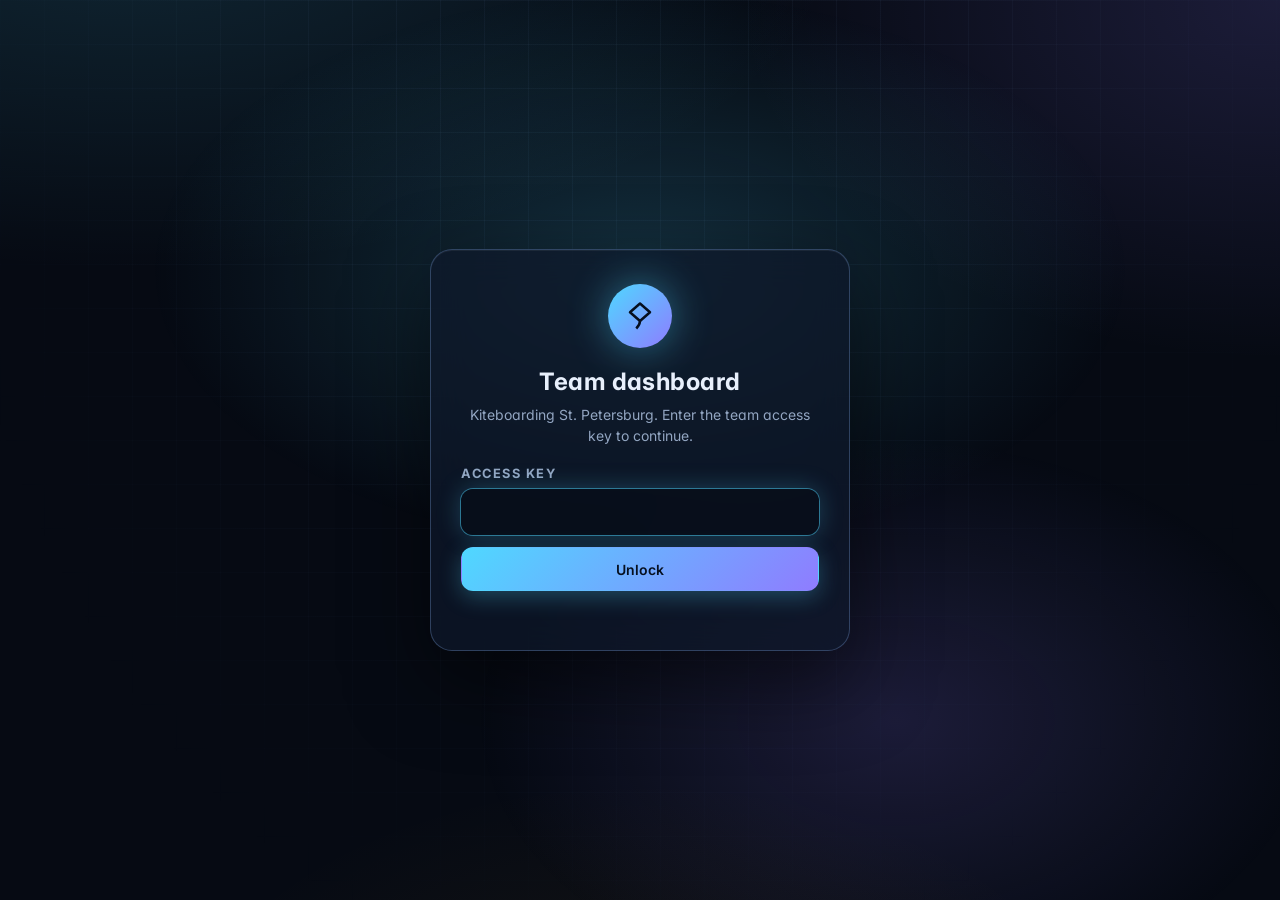
<file: index.html>
<!doctype html>
<html lang="en">
<head>
<meta charset="utf-8">
<meta name="viewport" content="width=device-width, initial-scale=1">
<meta name="robots" content="noindex, nofollow">
<meta name="color-scheme" content="light dark">
<title>KSP Team Dashboard</title>
<link rel="preconnect" href="https://fonts.googleapis.com">
<link rel="preconnect" href="https://fonts.gstatic.com" crossorigin>
<link rel="stylesheet" href="https://fonts.googleapis.com/css2?family=Inter:wght@400;500;600;700&display=swap">
<style>
  :root {
    --bg: #f4f6f9;
    --surface: #ffffff;
    --surface-2: #f1f4f8;
    --border: #e2e7ee;
    --text: #0f172a;
    --muted: #64748b;
    --accent: #0e7490;
    --accent-hover: #0b5f76;
    --accent-soft: #e2f3f7;
    --on-accent: #ffffff;
    --shadow: 0 1px 2px rgba(15, 23, 42, .04), 0 6px 20px rgba(15, 23, 42, .05);
    --radius: 14px;
    --info: #1d4ed8;   --info-soft: #dbeafe;
    --ok: #15803d;     --ok-soft: #dcfce7;
    --warn: #b45309;   --warn-soft: #fef3c7;
    --danger: #b91c1c; --danger-soft: #fee2e2;
    --neutral: #475569; --neutral-soft: #e9edf2;
    /* Instructor colors */
    --green: #15803d;  --green-soft: #dcfce7;
    --blue: #1d4ed8;   --blue-soft: #dbeafe;
    --purple: #7e22ce; --purple-soft: #f3e8ff;
    --orange: #c2410c; --orange-soft: #ffedd5;
    --pink: #be185d;   --pink-soft: #fce7f3;
    --teal: #0f766e;   --teal-soft: #ccfbf1;
  }
  @media (prefers-color-scheme: dark) {
    :root {
      --bg: #0b1220;
      --surface: #111a2b;
      --surface-2: #17223a;
      --border: #24324d;
      --text: #e6edf6;
      --muted: #91a3bb;
      --accent: #22b5cc;
      --accent-hover: #47c6da;
      --accent-soft: rgba(34, 181, 204, .14);
      --on-accent: #062029;
      --shadow: 0 1px 2px rgba(0, 0, 0, .3), 0 6px 20px rgba(0, 0, 0, .25);
      --info: #93c5fd;   --info-soft: rgba(59, 130, 246, .18);
      --ok: #86efac;     --ok-soft: rgba(34, 197, 94, .16);
      --warn: #fcd34d;   --warn-soft: rgba(245, 158, 11, .16);
      --danger: #fca5a5; --danger-soft: rgba(239, 68, 68, .16);
      --neutral: #cbd5e1; --neutral-soft: rgba(148, 163, 184, .16);
      --green: #86efac;  --green-soft: rgba(34, 197, 94, .18);
      --blue: #93c5fd;   --blue-soft: rgba(59, 130, 246, .2);
      --purple: #d8b4fe; --purple-soft: rgba(168, 85, 247, .2);
      --orange: #fdba74; --orange-soft: rgba(249, 115, 22, .18);
      --pink: #f9a8d4;   --pink-soft: rgba(236, 72, 153, .18);
      --teal: #5eead4;   --teal-soft: rgba(20, 184, 166, .18);
    }
  }

  * { box-sizing: border-box; }
  html { -webkit-text-size-adjust: 100%; }
  body {
    margin: 0;
    background: var(--bg);
    color: var(--text);
    font: 14px/1.5 Inter, ui-sans-serif, system-ui, -apple-system, "Segoe UI", Roboto, sans-serif;
    font-feature-settings: "cv11", "ss01";
    -webkit-font-smoothing: antialiased;
  }
  a { color: var(--accent); text-decoration: none; }
  a:hover { text-decoration: underline; }
  button, input, select, textarea { font: inherit; color: inherit; }
  [hidden] { display: none !important; }
  .wrap { max-width: 1280px; margin: 0 auto; padding: 24px; }

  /* Buttons */
  .btn {
    display: inline-flex; align-items: center; gap: 6px;
    height: 36px; padding: 0 14px;
    border: 1px solid var(--border); border-radius: 10px;
    background: var(--surface); color: var(--text);
    font-weight: 500; cursor: pointer; white-space: nowrap;
    transition: background .15s, border-color .15s;
  }
  .btn:hover { background: var(--surface-2); }
  .btn:focus-visible, select:focus-visible, input:focus-visible { outline: 2px solid var(--accent); outline-offset: 2px; }
  .btn-primary { background: var(--accent); border-color: var(--accent); color: var(--on-accent); }
  .btn-primary:hover { background: var(--accent-hover); }
  .btn svg { width: 16px; height: 16px; }
  .btn.is-loading svg { animation: spin .8s linear infinite; }
  .btn-icon { width: 36px; padding: 0; justify-content: center; }
  @keyframes spin { to { transform: rotate(360deg); } }

  /* Key gate */
  .gate { min-height: 100vh; display: grid; place-items: center; padding: 24px 16px; }
  .gate-card {
    width: 100%; max-width: 380px; padding: 28px;
    background: var(--surface); border: 1px solid var(--border);
    border-radius: 18px; box-shadow: var(--shadow);
  }
  .gate-card h1 { margin: 16px 0 4px; font-size: 20px; letter-spacing: -.01em; }
  .gate-card p { margin: 0 0 18px; color: var(--muted); }
  .gate-card label { display: block; font-weight: 500; margin-bottom: 6px; }
  .gate-card .btn { width: 100%; justify-content: center; margin-top: 12px; height: 40px; }
  .gate-error { color: var(--danger); margin-top: 10px; min-height: 1.5em; }
  .field {
    width: 100%; height: 40px; padding: 0 12px;
    border: 1px solid var(--border); border-radius: 10px;
    background: var(--surface); color: var(--text);
  }

  /* Header */
  .logo {
    width: 40px; height: 40px; flex: none; border-radius: 11px;
    display: grid; place-items: center;
    background: linear-gradient(135deg, #0e7490, #22b5cc); color: #fff;
  }
  .logo svg { width: 22px; height: 22px; }
  .topbar { display: flex; align-items: center; justify-content: space-between; gap: 16px; flex-wrap: wrap; margin-bottom: 20px; }
  .brand { display: flex; align-items: center; gap: 12px; min-width: 0; }
  .brand h1 { margin: 0; font-size: 20px; line-height: 1.2; letter-spacing: -.015em; }
  .brand-sub { color: var(--muted); font-size: 13px; }
  .actions { display: flex; align-items: center; gap: 8px; flex-wrap: wrap; }

  .banner {
    display: flex; gap: 10px; align-items: flex-start;
    padding: 10px 14px; margin-bottom: 16px; border-radius: 12px;
    background: var(--warn-soft); color: var(--warn); font-weight: 500;
  }
  .banner.error { background: var(--danger-soft); color: var(--danger); }
  .banner svg { width: 18px; height: 18px; flex: none; margin-top: 1px; }

  /* KPIs */
  .kpis { display: grid; grid-template-columns: repeat(4, minmax(0, 1fr)); gap: 16px; margin-bottom: 20px; }
  .kpi {
    background: var(--surface); border: 1px solid var(--border); border-radius: var(--radius);
    box-shadow: var(--shadow); padding: 16px 18px; min-width: 0;
  }
  .kpi-label { color: var(--muted); font-size: 13px; font-weight: 500; }
  .kpi-value { font-size: 30px; font-weight: 700; letter-spacing: -.02em; line-height: 1.2; margin-top: 4px; font-variant-numeric: tabular-nums; }
  .kpi-sub { color: var(--muted); font-size: 12.5px; margin-top: 2px; overflow-wrap: anywhere; }
  .kpi-accent .kpi-value { color: var(--accent); }

  /* Panels */
  .panel {
    background: var(--surface); border: 1px solid var(--border); border-radius: var(--radius);
    box-shadow: var(--shadow); min-width: 0; display: flex; flex-direction: column;
    margin-bottom: 20px;
  }
  .panel-head {
    display: flex; align-items: center; justify-content: space-between; gap: 12px; flex-wrap: wrap;
    padding: 16px 18px 12px;
  }
  .panel-head h2 { margin: 0; font-size: 15px; font-weight: 600; letter-spacing: -.005em; }
  .count { color: var(--muted); font-weight: 500; font-size: 13px; margin-left: 6px; }
  .filters { display: flex; gap: 10px; padding: 0 18px 12px; }
  .search { position: relative; flex: 1; min-width: 0; }
  .search svg { position: absolute; left: 12px; top: 11px; width: 16px; height: 16px; color: var(--muted); pointer-events: none; }
  .search .field { height: 38px; padding-left: 36px; background: var(--surface-2); border-color: transparent; }
  .search .field:focus { background: var(--surface); border-color: var(--border); }
  .status-filter { height: 38px; padding: 0 10px; border: 1px solid transparent; border-radius: 10px; background: var(--surface-2); color: var(--text); max-width: 32%; }
  .panel-body { padding: 0 18px 18px; min-width: 0; }
  .empty { color: var(--muted); padding: 24px 0; text-align: center; }
  .lessons-hidden { color: var(--muted); font-size: 13.5px; margin: -4px 0 12px; }
  .note-error { color: var(--danger); padding: 16px 0; }

  /* Lesson request cards */
  .req-grid { display: grid; grid-template-columns: repeat(auto-fill, minmax(340px, 1fr)); gap: 12px; }
  .req { border: 1px solid var(--border); border-radius: 12px; padding: 14px; min-width: 0; }
  .req-top { display: flex; justify-content: space-between; align-items: flex-start; gap: 10px; }
  .req h3 { margin: 0; font-size: 15px; font-weight: 600; overflow-wrap: anywhere; }
  .pill {
    flex: none; display: inline-block; padding: 2px 10px; border-radius: 999px;
    font-size: 12px; font-weight: 600; background: var(--neutral-soft); color: var(--neutral);
  }
  .pill.info { background: var(--info-soft); color: var(--info); }
  .pill.ok { background: var(--ok-soft); color: var(--ok); }
  .pill.warn { background: var(--warn-soft); color: var(--warn); }
  .pill.danger { background: var(--danger-soft); color: var(--danger); }
  .contact { display: flex; flex-wrap: wrap; gap: 4px 14px; margin-top: 6px; }
  .contact a { display: inline-flex; align-items: center; gap: 5px; font-weight: 500; overflow-wrap: anywhere; }
  .contact svg { width: 14px; height: 14px; flex: none; }
  .fields { margin: 10px 0 0; padding: 0; list-style: none; }
  .fields li { margin: 2px 0; overflow-wrap: anywhere; }
  .fields .lbl { color: var(--muted); }
  .req-notes {
    margin-top: 10px; padding: 8px 10px; border-radius: 8px;
    background: var(--surface-2); white-space: pre-wrap; overflow-wrap: anywhere;
  }
  .req-notes b { font-weight: 600; }
  .req-time { margin-top: 10px; color: var(--muted); font-size: 12.5px; }
  .req-pills { display: flex; flex-wrap: wrap; justify-content: flex-end; gap: 6px; }
  .pill.jetski { background: var(--orange-soft); color: var(--orange); }
  .pill.repeat { background: var(--purple-soft); color: var(--purple); }
  .pill.complete { background: var(--green-soft); color: var(--green); }

  /* Team notes and Jetski Needed */
  .team { margin-top: 12px; padding-top: 12px; border-top: 1px dashed var(--border); }
  .team-row { display: flex; align-items: center; justify-content: space-between; gap: 10px; }
  .team-lbl { font-weight: 600; }
  .seg { display: inline-flex; padding: 2px; border-radius: 10px; background: var(--surface-2); border: 1px solid var(--border); }
  .seg button {
    height: 28px; min-width: 52px; padding: 0 12px; border: 0; border-radius: 8px;
    background: transparent; color: var(--muted); font-weight: 600; cursor: pointer;
  }
  .seg button[aria-pressed="true"] { background: var(--surface); color: var(--text); box-shadow: 0 1px 2px rgba(15, 23, 42, .12); }
  .seg button[data-jetski="yes"][aria-pressed="true"] { background: var(--orange); color: #fff; }
  .seg button[data-client="repeat"][aria-pressed="true"] { background: var(--purple); color: #fff; }
  .seg button[data-client="complete"][aria-pressed="true"] { background: var(--green); color: #fff; }
  .team-row + .team-row { margin-top: 8px; }
  .ctype { display: flex; align-items: center; gap: 10px; margin-top: 6px; font-size: 13px; color: var(--muted); }
  .ctype .seg button { height: 26px; min-width: 64px; }
  .seg button:disabled { cursor: default; opacity: .6; }
  .seg button:focus-visible, .note-form textarea:focus-visible { outline: 2px solid var(--accent); outline-offset: 2px; }
  .team-notes {
    margin-top: 10px; padding: 8px 10px; border-radius: 8px; max-height: 180px; overflow-y: auto;
    background: var(--surface-2); white-space: pre-wrap; overflow-wrap: anywhere; font-size: 13px;
  }
  .team-notes b { font-weight: 600; }
  .note-form { margin-top: 10px; }
  .note-form textarea {
    display: block; width: 100%; min-height: 56px; padding: 8px 10px; resize: vertical;
    border: 1px solid var(--border); border-radius: 10px; background: var(--surface); color: var(--text); font: inherit;
  }
  .note-actions { display: flex; gap: 8px; margin-top: 8px; }
  .note-actions .field { height: 34px; flex: 1; min-width: 0; }
  .note-actions .btn { height: 34px; }
  .team-msg { margin-top: 6px; font-size: 12.5px; color: var(--muted); min-height: 0; }
  .team-msg:empty { display: none; }
  .team-msg.error { color: var(--danger); }

  /* Add to calendar */
  .book { margin-top: 10px; }
  .book-form { margin-top: 8px; padding: 10px; border-radius: 10px; background: var(--surface-2); }
  .book-grid { display: grid; grid-template-columns: repeat(2, minmax(0, 1fr)); gap: 8px; }
  .book-grid label { display: flex; flex-direction: column; gap: 3px; font-size: 12.5px; font-weight: 500; color: var(--muted); min-width: 0; }
  .book-grid .field { height: 34px; padding: 0 8px; min-width: 0; }
  .book-form .note-actions .btn-primary { flex: 1; justify-content: center; }

  /* Add or remove clients (under Lesson requests) */
  .manage { margin: 0 18px 14px; padding: 12px; border: 1px solid var(--border); border-radius: 12px; background: var(--surface-2); }
  .manage-row { display: flex; align-items: center; gap: 8px; flex-wrap: wrap; }
  .manage-row h3 { margin: 0 auto 0 0; font-size: 14px; }
  .manage-row .btn { height: 34px; }
  .manage-row .field { height: 34px; width: 180px; }
  .manage-row select.field { width: auto; min-width: 200px; max-width: 100%; padding: 0 8px; }
  .manage .book-form { background: var(--surface); }
  .manage .book-grid { grid-template-columns: repeat(auto-fill, minmax(190px, 1fr)); }
  .manage .team-msg { margin-top: 8px; }
  .manage-removed { margin-top: 10px; font-size: 13.5px; }
  .manage-removed summary { cursor: pointer; color: var(--muted); font-weight: 500; }
  .manage-removed ul { list-style: none; margin: 6px 0 0; padding: 0; }
  .manage-removed li { display: flex; align-items: center; gap: 10px; padding: 6px 0; border-top: 1px solid var(--border); }
  .manage-removed li span { flex: 1; min-width: 0; overflow-wrap: anywhere; }
  .manage-removed .btn { height: 30px; padding: 0 10px; }

  /* Upcoming lessons (booked from the dashboard) */
  .ev-list { list-style: none; margin: 0; padding: 0; }
  .ev-list > li { padding: 10px 0; border-top: 1px solid var(--border); }
  .ev-list > li:first-child { border-top: 0; }
  .ev-row { display: flex; align-items: center; gap: 12px; flex-wrap: wrap; }
  .ev-when { flex: none; width: 190px; font-weight: 600; font-variant-numeric: tabular-nums; }
  .ev-who { flex: 1; min-width: 160px; overflow-wrap: anywhere; }
  .ev-who .muted { color: var(--muted); font-size: 13px; }
  .ev-actions { display: flex; gap: 8px; }
  .ev-actions .btn { height: 32px; padding: 0 12px; }
  .btn-danger { color: var(--danger); }
  .ev-list .book-form { margin-top: 10px; }
  .ev-name { display: flex; align-items: center; gap: 8px; }
  .ev-name .field { height: 34px; width: 180px; }
  #ev-msg { padding: 0 18px 12px; }

  /* Calendar */
  .cal-nav { display: flex; align-items: center; gap: 8px; }
  .cal-title { font-size: 15px; font-weight: 600; min-width: 130px; text-align: center; }
  .cal-note { color: var(--muted); font-size: 13px; padding: 0 18px 12px; }
  .cal { border: 1px solid var(--border); border-radius: 12px; overflow: hidden; }
  .gcal { border: 1px solid var(--border); border-radius: 12px; overflow: hidden; background: #fff; }
  .gcal iframe { display: block; width: 100%; height: 680px; border: 0; }
  .cal-dow, .cal-grid { display: grid; grid-template-columns: repeat(7, minmax(0, 1fr)); }
  .cal-dow div { padding: 8px 10px; font-size: 12px; font-weight: 600; color: var(--muted); background: var(--surface-2); border-bottom: 1px solid var(--border); }
  .cal-dow .short { display: none; }
  .cal-day {
    min-width: 0; min-height: 104px; margin: 0; padding: 4px 4px 6px;
    border: 0; border-right: 1px solid var(--border); border-bottom: 1px solid var(--border);
    background: transparent; cursor: pointer; text-align: left;
    display: flex; flex-direction: column; align-items: stretch; gap: 3px;
  }
  .cal-day:nth-child(7n) { border-right: 0; }
  .cal-day:nth-last-child(-n+7) { border-bottom: 0; }
  .cal-day:hover { background: var(--surface-2); }
  .cal-day:focus-visible { outline: 2px solid var(--accent); outline-offset: -2px; }
  .cal-day.out { background: color-mix(in srgb, var(--surface-2) 55%, transparent); }
  .cal-day.out .cal-num { color: var(--muted); opacity: .7; }
  .cal-day.today { background: var(--accent-soft); }
  .cal-day.selected { box-shadow: inset 0 0 0 2px var(--accent); }
  .cal-num {
    align-self: flex-start; display: inline-grid; place-items: center; min-width: 24px; height: 24px; padding: 0 4px;
    border-radius: 999px; font-size: 12.5px; font-weight: 600; font-variant-numeric: tabular-nums;
  }
  .cal-day.today .cal-num { background: var(--accent); color: var(--on-accent); }
  .chip {
    display: block; min-width: 0; padding: 1px 6px; border-radius: 5px;
    font-size: 11.5px; font-weight: 600; line-height: 18px;
    white-space: nowrap; overflow: hidden; text-overflow: ellipsis;
    background: var(--neutral-soft); color: var(--neutral);
  }
  .chip.info { background: var(--info-soft); color: var(--info); }
  .chip.ok { background: var(--ok-soft); color: var(--ok); }
  .chip.warn { background: var(--warn-soft); color: var(--warn); }
  .chip.danger { background: var(--danger-soft); color: var(--danger); text-decoration: line-through; }
  .chip.avail { background: var(--accent-soft); color: var(--accent); }
  .chip.weekly { padding: 2px 6px; line-height: 15px; }
  .chip.weekly span { display: block; overflow: hidden; text-overflow: ellipsis; }
  .chip.weekly .chip-phone { font-weight: 500; font-variant-numeric: tabular-nums; }
  .chip-more { font-size: 11.5px; color: var(--muted); font-weight: 500; padding: 0 6px; }

  /* Instructor colors: .ic sets --ic / --ic-soft, .ic-<color> picks them */
  .ic { --ic: var(--neutral); --ic-soft: var(--neutral-soft); }
  .ic-green { --ic: var(--green); --ic-soft: var(--green-soft); }
  .ic-blue { --ic: var(--blue); --ic-soft: var(--blue-soft); }
  .ic-purple { --ic: var(--purple); --ic-soft: var(--purple-soft); }
  .ic-orange { --ic: var(--orange); --ic-soft: var(--orange-soft); }
  .ic-pink { --ic: var(--pink); --ic-soft: var(--pink-soft); }
  .ic-teal { --ic: var(--teal); --ic-soft: var(--teal-soft); }
  .chip.ic { background: var(--ic-soft); color: var(--ic); }
  .chip.ic.danger { opacity: .7; }
  .dot { display: inline-block; flex: none; width: 10px; height: 10px; border-radius: 999px; background: var(--ic); }
  .legend { display: flex; flex-wrap: wrap; gap: 6px 14px; padding: 0 18px 12px; color: var(--muted); font-size: 13px; }
  .legend span { display: inline-flex; align-items: center; gap: 6px; }
  .inst { display: inline-flex; align-items: center; gap: 6px; font-size: 13px; font-weight: 500; color: var(--muted); }
  .req.ic { border-left: 4px solid var(--ic); }

  /* Student availability */
  .avail-grid { display: grid; grid-template-columns: repeat(3, minmax(0, 1fr)); gap: 12px; }
  .avail-col { border: 1px solid var(--border); border-radius: 12px; min-width: 0; }
  .avail-col h3 { margin: 0; padding: 12px 14px; font-size: 14px; font-weight: 600; border-bottom: 1px solid var(--border); background: var(--surface-2); border-radius: 12px 12px 0 0; }
  .avail-col ul { list-style: none; margin: 0; padding: 4px 0; }
  .avail-col li { display: flex; gap: 10px; align-items: flex-start; padding: 8px 14px; border-left: 4px solid var(--ic); margin: 4px 0; overflow-wrap: anywhere; }
  .avail-col li strong { font-weight: 600; }
  .avail-col .muted { color: var(--muted); font-size: 13px; }
  .avail-col .contact { margin-top: 2px; font-size: 13px; }
  .avail-col .empty { padding: 16px 14px; text-align: left; }
  .clients { margin-top: 16px; }
  .clients h3 { display: flex; align-items: center; justify-content: space-between; gap: 10px; flex-wrap: wrap; }
  .clients h3 select { width: auto; min-width: 160px; height: 32px; padding: 0 8px; font-weight: 500; max-width: 60%; }
  .clients .past { opacity: .7; }
  .clients-title { display: inline-flex; align-items: center; gap: 2px; }
  .clients h3 #clients-view { min-width: 0; max-width: none; font-weight: 600; font-size: 14px; }
  .avail-inst { width: auto; min-width: 170px; height: 34px; padding: 0 8px; font-weight: 500; }
  .ctype select, .team-row select { width: auto; min-width: 150px; height: 30px; padding: 0 8px; font-size: 13px; }
  .clients-msg { padding: 8px 14px 0; }
  .clients li > div { flex: 1; min-width: 0; }
  .cnotes { margin-top: 8px; padding-top: 0; border-top: 0; }
  .cnotes summary { cursor: pointer; font-size: 13px; font-weight: 600; color: var(--accent); width: max-content; max-width: 100%; }
  .cnotes summary:focus-visible { outline: 2px solid var(--accent); outline-offset: 2px; border-radius: 4px; }
  .cnotes .team-notes { margin-top: 6px; }
  .cnotes .note-form { margin-top: 8px; }
  .detail { padding: 16px 0 0; }
  .detail h3 { margin: 0 0 8px; font-size: 14px; font-weight: 600; }
  .detail ul { list-style: none; margin: 0; padding: 0; }
  .detail li { display: flex; gap: 12px; align-items: flex-start; padding: 8px 0; border-top: 1px solid var(--border); overflow-wrap: anywhere; }
  .detail li:first-child { border-top: 0; }
  .detail .when { flex: none; width: 84px; font-weight: 600; font-variant-numeric: tabular-nums; overflow-wrap: normal; }
  .detail .who { flex: 1; min-width: 0; }
  .detail .who strong { font-weight: 600; }
  .detail .muted { color: var(--muted); }
  .detail .contact { margin-top: 2px; font-size: 13px; }
  .detail .empty { padding: 4px 0; text-align: left; }

  .footer { color: var(--muted); font-size: 12.5px; text-align: center; padding: 8px 0 24px; }

  /* Tablet */
  @media (max-width: 960px) {
    .kpis { grid-template-columns: repeat(2, minmax(0, 1fr)); }
  }
  /* Phone */
  @media (max-width: 640px) {
    .wrap { padding: 16px; }
    .kpis { gap: 10px; margin-bottom: 16px; }
    .kpi { padding: 12px 14px; }
    .kpi-value { font-size: 24px; }
    .panel { margin-bottom: 16px; }
    .panel-head { padding: 14px 14px 10px; }
    .filters { padding: 0 14px 10px; gap: 8px; flex-wrap: wrap; }
    .filters .search { flex-basis: 100%; }
    .filters .status-filter { flex: 1; max-width: none; }
    .req-grid { grid-template-columns: minmax(0, 1fr); }
    .panel-body { padding: 0 14px 14px; }
    .cal-note { padding: 0 14px 10px; }
    .cal-dow div { padding: 6px 0; text-align: center; }
    .cal-dow .long { display: none; }
    .cal-dow .short { display: inline; }
    .cal-day { min-height: 56px; padding: 3px 2px; align-items: center; }
    .cal-num { align-self: center; min-width: 22px; height: 22px; font-size: 12px; }
    /* Chips become small colored bars; tap the day to see who */
    .chip { width: 100%; height: 4px; padding: 0; font-size: 0; line-height: 0; border-radius: 2px; text-decoration: none; }
    .chip.info { background: var(--info); }
    .chip.ok { background: var(--ok); }
    .chip.warn { background: var(--warn); }
    .chip.danger { background: var(--danger); opacity: .5; }
    .chip:not(.info):not(.ok):not(.warn):not(.danger):not(.avail) { background: var(--neutral); }
    .chip.avail { background: var(--accent); padding: 0; line-height: 0; }
    .chip.weekly span { display: none; }
    .chip-more { font-size: 10px; padding: 0; line-height: 1; }
    .chip.ic { background: var(--ic); padding: 0; line-height: 0; }
    .legend { padding: 0 14px 10px; }
    .avail-grid { grid-template-columns: minmax(0, 1fr); }
    .gcal iframe { height: 560px; }
    .ev-when { width: 100%; }
    .ev-name .field { width: 140px; }
    #ev-msg { padding: 0 14px 10px; }
    .detail .when { width: 78px; }
    .brand h1 { font-size: 17px; }
    .actions { width: 100%; }
    .actions .updated { flex: 1; }
  }
</style>
<link rel="stylesheet" href="theme.css">
</head>
<body>

<!-- Key gate -->
<div class="gate" id="gate" hidden>
  <form class="gate-card" id="gate-form" autocomplete="off">
    <div class="logo" aria-hidden="true">
      <svg viewBox="0 0 24 24" fill="none" stroke="currentColor" stroke-width="2" stroke-linejoin="round"><path d="M12 2 20 9l-8 7-8-7 8-7Z"/><path d="M12 16c0 2-1 4-3 6"/></svg>
    </div>
    <h1>Team dashboard</h1>
    <p>Kiteboarding St. Petersburg. Enter the team access key to continue.</p>
    <label for="gate-key">Access key</label>
    <input class="field" id="gate-key" type="password" autocomplete="current-password" required>
    <button class="btn btn-primary" type="submit">Unlock</button>
    <div class="gate-error" id="gate-error" role="alert"></div>
  </form>
</div>

<!-- Dashboard -->
<div class="wrap" id="app" hidden>
  <header class="topbar">
    <div class="brand">
      <div class="logo" aria-hidden="true">
        <svg viewBox="0 0 24 24" fill="none" stroke="currentColor" stroke-width="2" stroke-linejoin="round"><path d="M12 2 20 9l-8 7-8-7 8-7Z"/><path d="M12 16c0 2-1 4-3 6"/></svg>
      </div>
      <div>
        <h1>Kiteboarding St. Petersburg</h1>
        <div class="brand-sub">Team dashboard</div>
      </div>
    </div>
    <div class="actions">
      <span class="brand-sub updated" id="updated"></span>
      <a class="btn" href="marketing.html" id="marketing-link">Marketing</a>
      <button class="btn" type="button" id="refresh-btn">
        <svg viewBox="0 0 24 24" fill="none" stroke="currentColor" stroke-width="2" stroke-linecap="round" stroke-linejoin="round" aria-hidden="true"><path d="M21 12a9 9 0 1 1-2.64-6.36"/><path d="M21 3v6h-6"/></svg>
        Refresh
      </button>
      <button class="btn" type="button" id="lock-btn">
        <svg viewBox="0 0 24 24" fill="none" stroke="currentColor" stroke-width="2" stroke-linecap="round" stroke-linejoin="round" aria-hidden="true"><rect x="4" y="11" width="16" height="10" rx="2"/><path d="M8 11V7a4 4 0 0 1 8 0v4"/></svg>
        Lock
      </button>
    </div>
  </header>

  <div class="banner" id="demo-banner" hidden>
    <svg viewBox="0 0 24 24" fill="none" stroke="currentColor" stroke-width="2" stroke-linecap="round" aria-hidden="true"><circle cx="12" cy="12" r="9"/><path d="M12 8v5M12 16h.01"/></svg>
    <span>Demo mode: this is sample data, not your real spreadsheet.</span>
  </div>
  <div class="banner error" id="error-banner" role="alert" hidden>
    <svg viewBox="0 0 24 24" fill="none" stroke="currentColor" stroke-width="2" stroke-linecap="round" aria-hidden="true"><circle cx="12" cy="12" r="9"/><path d="M12 8v5M12 16h.01"/></svg>
    <span id="error-text"></span>
  </div>

  <section class="kpis" id="kpis" aria-label="Summary"></section>

  <section class="panel" aria-labelledby="gcal-h" id="gcal-panel" hidden>
    <div class="panel-head">
      <h2 id="gcal-h">Lesson calendar</h2>
      <a class="btn" href="https://calendar.google.com/calendar/r" target="_blank" rel="noopener">Open in Google Calendar</a>
    </div>
    <div class="cal-note">From the team Google Calendar. If it looks empty, sign in to Google with an account the calendar is shared with.</div>
    <div class="panel-body"><div class="gcal" id="gcal"></div></div>
  </section>

  <section class="panel" aria-labelledby="cal-h" id="cal-panel">
    <div class="panel-head">
      <h2 id="cal-h">Lesson calendar</h2>
      <div class="cal-nav">
        <button class="btn btn-icon" type="button" id="cal-prev" aria-label="Previous month">
          <svg viewBox="0 0 24 24" fill="none" stroke="currentColor" stroke-width="2" stroke-linecap="round" stroke-linejoin="round" aria-hidden="true"><path d="m15 18-6-6 6-6"/></svg>
        </button>
        <span class="cal-title" id="cal-title" aria-live="polite"></span>
        <button class="btn btn-icon" type="button" id="cal-next" aria-label="Next month">
          <svg viewBox="0 0 24 24" fill="none" stroke="currentColor" stroke-width="2" stroke-linecap="round" stroke-linejoin="round" aria-hidden="true"><path d="m9 18 6-6-6-6"/></svg>
        </button>
        <button class="btn" type="button" id="cal-today">Today</button>
      </div>
    </div>
    <div class="cal-note" id="cal-note"></div>
    <div class="legend" id="cal-legend" hidden></div>
    <div class="panel-body">
      <div class="cal">
        <div class="cal-dow" aria-hidden="true">
          <div><span class="long">Sun</span><span class="short">S</span></div>
          <div><span class="long">Mon</span><span class="short">M</span></div>
          <div><span class="long">Tue</span><span class="short">T</span></div>
          <div><span class="long">Wed</span><span class="short">W</span></div>
          <div><span class="long">Thu</span><span class="short">T</span></div>
          <div><span class="long">Fri</span><span class="short">F</span></div>
          <div><span class="long">Sat</span><span class="short">S</span></div>
        </div>
        <div class="cal-grid" id="cal-grid"></div>
      </div>
      <div class="detail" id="cal-detail" aria-live="polite"></div>
    </div>
  </section>

  <section class="panel" aria-labelledby="ev-h" id="ev-panel" hidden>
    <div class="panel-head">
      <h2 id="ev-h">Upcoming lessons<span class="count" id="ev-count"></span></h2>
      <label class="ev-name"><span class="brand-sub">Your name</span><input class="field by" id="ev-by" list="team-names" maxlength="60" autocomplete="off"></label>
    </div>
    <div class="cal-note">Lessons added with <b>Add to calendar</b>. Change or delete them here. Anything else on the calendars is changed in Google Calendar.</div>
    <div class="team-msg" id="ev-msg" role="status"></div>
    <div class="panel-body"><ul class="ev-list" id="ev-list"></ul></div>
  </section>

  <section class="panel" aria-labelledby="avail-h" id="avail-panel" hidden>
    <div class="panel-head"><h2 id="avail-h">Student availability<span class="count" id="avail-count"></span></h2>
      <select class="field avail-inst" id="avail-inst" aria-label="Show students of" hidden></select></div>
    <div class="cal-note" id="avail-note"></div>
    <div class="legend" id="avail-legend" hidden></div>
    <div class="panel-body">
      <div class="avail-grid" id="avail-groups"></div>
      <div class="avail-col clients" id="clients" hidden>
        <h3><span class="clients-title"><select class="field" id="clients-view" aria-label="Which students to show">
            <option value="current">Instructor’s clients</option><option value="graduated">Graduated Students</option>
          </select><span class="count" id="clients-count"></span></span>
          <select class="field" id="clients-inst" aria-label="Instructor"></select></h3>
        <div class="team-msg clients-msg" id="clients-msg" role="status"></div>
        <ul id="clients-list"></ul>
      </div>
    </div>
  </section>

  <section class="panel" aria-labelledby="lessons-h">
    <div class="panel-head"><h2 id="lessons-h">Lesson requests<span class="count" id="lessons-count"></span></h2></div>
    <div class="filters">
      <div class="search">
        <svg viewBox="0 0 24 24" fill="none" stroke="currentColor" stroke-width="2" stroke-linecap="round" aria-hidden="true"><circle cx="11" cy="11" r="7"/><path d="m20 20-3.5-3.5"/></svg>
        <input class="field" id="lessons-q" type="search" placeholder="Search requests" aria-label="Search lesson requests">
      </div>
      <select class="status-filter" id="status-filter" aria-label="Filter by status"><option value="">All statuses</option></select>
      <select class="status-filter" id="client-filter" aria-label="Filter by client type">
        <option value="">Active clients</option><option value="New">New</option><option value="Repeat">Repeat</option><option value="Complete">Complete</option>
      </select>
    </div>
    <div class="lessons-hidden" id="lessons-hidden" hidden></div>
    <div class="manage" id="manage" hidden>
      <div class="manage-row">
        <h3>Add or remove clients</h3>
        <label class="ev-name"><span class="brand-sub">Your name</span><input class="field" id="manage-by" list="team-names" maxlength="60" autocomplete="off"></label>
        <button class="btn btn-primary" type="button" id="add-open">Add client</button>
        <button class="btn" type="button" id="remove-open">Remove client</button>
      </div>
      <form class="book-form" id="add-form" autocomplete="off" hidden></form>
      <form class="book-form" id="remove-form" hidden>
        <div class="manage-row">
          <select class="field" id="remove-pick" aria-label="Client to remove"></select>
          <button class="btn btn-danger" type="submit">Remove</button>
          <button class="btn" type="button" data-close="remove">Cancel</button>
        </div>
        <div class="team-msg">Removing only hides the client on the dashboard. Their row stays on the sheet, and you can bring them back below.</div>
      </form>
      <div class="team-msg" id="manage-msg" role="status"></div>
      <details class="manage-removed" id="removed-box" hidden><summary>Removed clients <span class="count" id="removed-count"></span></summary><ul id="removed-list"></ul></details>
    </div>
    <div class="panel-body"><div class="req-grid" id="lessons"></div><datalist id="team-names"></datalist></div>
  </section>

  <div class="footer">Lesson requests come from the team Google Sheet. Press Refresh to see new ones.</div>
</div>

<script>
(function () {
  'use strict';

  // Paste the Apps Script web app URL here (it ends in /exec).
  const API_URL = 'https://script.google.com/macros/s/AKfycbxNeYvWP2KLU87YefQ8ZaTlT-Hw2MQ_s9PDlbGab4CHATvuPpInMYP46A1dcpsrS7k/exec';

  // Instructor colors, by first name (lower case). Instructors not listed
  // here get the next free color automatically.
  // Choices: green, blue, purple, orange, pink, teal.
  const INSTRUCTOR_COLORS = { brad: 'green', anthony: 'blue', nate: 'purple' };
  const IC_PALETTE = ['green', 'blue', 'purple', 'orange', 'pink', 'teal'];

  // Google Calendars to show instead of the built-in lesson calendar, one
  // per instructor. Paste each Calendar ID between the quotes (Google
  // Calendar > Settings > the calendar's name > Integrate calendar). Each
  // shows in that instructor's color above. With every ID blank, the
  // built-in calendar shows instead.
  const GOOGLE_CALENDARS = {
    Brad: '0ceee340ec4dce683454a4b150ca1fabc7fab4ad747dfbcd71f8fd66938ed6bd@group.calendar.google.com',
    Anthony: 'info@kiteboardingstpetersburg.com',
    Nate: 'ncc1erpf1hf6bdka7k4cp7m708@group.calendar.google.com'
  };
  const GOOGLE_CALENDAR_TZ = 'America/New_York';
  // Google Calendar's own shades of the instructor colors.
  const GCAL_HEX = { green: '#0B8043', blue: '#3F51B5', purple: '#8E24AA', orange: '#F4511E', pink: '#D81B60', teal: '#009688' };

  const KEY_STORAGE = 'ksp-dashboard-key';
  const CLIENTS_STORAGE = 'ksp-dashboard-clients-of';
  const CLIENTS_VIEW_STORAGE = 'ksp-dashboard-clients-view';
  const AVAIL_STORAGE = 'ksp-dashboard-availability-of';
  const NAME_STORAGE = 'ksp-dashboard-name';
  const DAY_MS = 864e5;

  const params = new URLSearchParams(location.search);
  const API_READY = /^https:\/\/\S+$/.test(API_URL.trim());
  const DEMO = params.has('demo') || !API_READY;

  const $ = (id) => document.getElementById(id);
  const state = { data: null, model: null, view: null, selected: null, loading: false, drafts: {}, msgs: {}, saving: {}, clientOpen: {}, book: {}, evEdit: {}, evBusy: null, demoEvents: null, manage: null, addDraft: {}, addSig: '', manageMsg: null, manageBusy: false };
  let memKey = '';

  // ---------- Storage (every call guarded) ----------
  const keyStore = {
    get() { try { return localStorage.getItem(KEY_STORAGE) || ''; } catch (e) { return ''; } },
    set(v) { try { localStorage.setItem(KEY_STORAGE, v); } catch (e) { /* private mode etc. */ } },
    clear() { try { localStorage.removeItem(KEY_STORAGE); } catch (e) { /* ignore */ } }
  };
  const getKey = () => memKey || keyStore.get();
  const nameStore = {
    get() { try { return localStorage.getItem(NAME_STORAGE) || ''; } catch (e) { return ''; } },
    set(v) { try { localStorage.setItem(NAME_STORAGE, v); } catch (e) { /* ignore */ } }
  };
  let myName = nameStore.get();

  // ---------- Helpers ----------
  function esc(v) {
    return String(v == null ? '' : v).replace(/[&<>"']/g, (c) =>
      ({ '&': '&amp;', '<': '&lt;', '>': '&gt;', '"': '&quot;', "'": '&#39;' })[c]);
  }
  const pad = (n) => String(n).padStart(2, '0');
  const dayKey = (d) => d.getFullYear() + '-' + pad(d.getMonth() + 1) + '-' + pad(d.getDate());
  const startOfDay = (d) => new Date(d.getFullYear(), d.getMonth(), d.getDate());
  const addDays = (d, n) => new Date(d.getFullYear(), d.getMonth(), d.getDate() + n);
  const diffDays = (a, b) => Math.round((startOfDay(b) - startOfDay(a)) / DAY_MS);
  const isBlank = (v) => v == null || String(v).trim() === '';

  // Parses yyyy-MM-dd[THH:mm[:ss]] (what the API sends), M/D/YYYY, or anything Date can read.
  function parseDate(v) {
    if (isBlank(v)) return null;
    const s = String(v).trim();
    let m = s.match(/^(\d{4})-(\d{1,2})-(\d{1,2})(?:[T ](\d{1,2}):(\d{2})(?::(\d{2}))?)?$/);
    if (m) return new Date(+m[1], m[2] - 1, +m[3], +(m[4] || 0), +(m[5] || 0), +(m[6] || 0));
    m = s.match(/^(\d{1,2})\/(\d{1,2})\/(\d{2}|\d{4})(?:,?\s+(\d{1,2}):(\d{2})(?::(\d{2}))?\s*([ap]\.?m\.?)?)?$/i);
    if (m) {
      let y = +m[3]; if (y < 100) y += 2000;
      let h = +(m[4] || 0);
      if (m[7]) { h %= 12; if (/^p/i.test(m[7])) h += 12; }
      return new Date(y, m[1] - 1, +m[2], h, +(m[5] || 0), +(m[6] || 0));
    }
    if (!/\d{4}/.test(s)) return null; // avoid Date.parse guessing at things like "May 5"
    const t = Date.parse(s);
    return isNaN(t) ? null : new Date(t);
  }

  const fmt = (d, opts) => d.toLocaleString('en-US', opts);
  const thisYear = new Date().getFullYear();
  function fmtDay(d, forceYear) {
    const o = { month: 'short', day: 'numeric' };
    if (forceYear || d.getFullYear() !== thisYear) o.year = 'numeric';
    return fmt(d, o);
  }
  function fmtTime(d) { return fmt(d, { hour: 'numeric', minute: '2-digit' }); }
  function relTime(d) {
    const mins = Math.round((Date.now() - d.getTime()) / 60000);
    if (mins < 1) return 'just now';
    if (mins < 60) return mins + ' min ago';
    const hrs = Math.round(mins / 60);
    if (hrs < 24) return hrs + (hrs === 1 ? ' hour ago' : ' hours ago');
    const days = diffDays(d, new Date());
    if (days === 1) return 'yesterday';
    if (days < 30) return days + ' days ago';
    return '';
  }

  // Pretty-print ISO dates coming from the sheet; leave everything else alone.
  function fmtValue(v) {
    if (v === true) return 'Yes';
    if (v === false) return 'No';
    const s = String(v == null ? '' : v).trim();
    if (/^\d{4}-\d{2}-\d{2}$/.test(s)) return fmtDay(parseDate(s), true);
    if (/^\d{4}-\d{2}-\d{2}T\d{2}:\d{2}(:\d{2})?$/.test(s)) {
      const d = parseDate(s);
      return fmtDay(d, true) + ', ' + fmtTime(d);
    }
    return s;
  }

  const EMAIL_RE = /^[^\s@<>"'()]+@[^\s@<>"'()]+\.[a-z]{2,}$/i;
  function fmtPhone(s) {
    const str = String(s).trim();
    if (!/^\+?[\d]+$/.test(str)) return str; // already formatted by a human
    const d = str.replace(/\D/g, '');
    if (d.length === 10) return '(' + d.slice(0, 3) + ') ' + d.slice(3, 6) + '-' + d.slice(6);
    if (d.length === 11 && d[0] === '1') return '+1 (' + d.slice(1, 4) + ') ' + d.slice(4, 7) + '-' + d.slice(7);
    return str;
  }
  function phoneHref(s) {
    const str = String(s).trim();
    const digits = str.replace(/\D/g, '');
    if (digits.length < 7 || digits.length > 15) return '';
    return 'tel:' + (str.startsWith('+') ? '+' : '') + digits;
  }
  const ICON_PHONE = '<svg viewBox="0 0 24 24" fill="none" stroke="currentColor" stroke-width="2" stroke-linecap="round" stroke-linejoin="round" aria-hidden="true"><path d="M22 16.9v3a2 2 0 0 1-2.2 2 19.8 19.8 0 0 1-8.6-3.1 19.5 19.5 0 0 1-6-6A19.8 19.8 0 0 1 2.1 4.2 2 2 0 0 1 4.1 2h3a2 2 0 0 1 2 1.7c.1.9.4 1.8.7 2.7a2 2 0 0 1-.5 2.1L8 9.8a16 16 0 0 0 6 6l1.3-1.3a2 2 0 0 1 2.1-.4c.9.3 1.8.6 2.7.7a2 2 0 0 1 1.7 2Z"/></svg>';
  const ICON_MAIL = '<svg viewBox="0 0 24 24" fill="none" stroke="currentColor" stroke-width="2" stroke-linecap="round" stroke-linejoin="round" aria-hidden="true"><rect x="2" y="4" width="20" height="16" rx="2"/><path d="m22 7-10 6L2 7"/></svg>';
  function phoneLink(v, icon) {
    const href = phoneHref(v);
    const label = esc(fmtPhone(v));
    return href ? '<a href="' + esc(href) + '">' + (icon ? ICON_PHONE : '') + label + '</a>' : label;
  }
  function mailLink(v, icon) {
    const s = String(v).trim();
    if (!EMAIL_RE.test(s)) return esc(s);
    return '<a href="mailto:' + esc(s) + '">' + (icon ? ICON_MAIL : '') + esc(s) + '</a>';
  }

  // Header matching. Patterns are tried in order; each runs against every
  // header (lower-cased) before the next pattern is tried.
  const norm = (h) => String(h).toLowerCase().replace(/[_\s]+/g, ' ').trim();
  function findCol(headers, patterns, exclude) {
    const skip = exclude || [];
    for (const p of patterns) {
      const hit = headers.find((h) => skip.indexOf(h) < 0 && p.test(norm(h)));
      if (hit) return hit;
    }
    return null;
  }
  const PHONE_RE = /\b(phone|mobile|cell|tel|telephone|whatsapp)\b/;
  const EMAILH_RE = /\be-?mail\b/;

  function statusTone(s) {
    const t = norm(s);
    if (!t) return '';
    if (/^new\b/.test(t)) return 'info';
    if (/cancel|declin|no.?show|spam|lost|refund|reject/.test(t)) return 'danger';
    if (/book|confirm|schedul|paid|deposit|won/.test(t)) return 'ok';
    if (/contact|follow|pending|wait|quote|tentative|call|progress|hold/.test(t)) return 'warn';
    return '';
  }

  // ---------- Model ----------
  function table(t) {
    return { headers: (t && t.headers) || [], rows: (t && t.rows) || [], error: (t && t.error) || '' };
  }

  // Instructor colors: the fixed ones first, then free colors in name order.
  function instructorColors(lessons) {
    const instructors = {};
    const instNames = Array.from(new Set(lessons.map((l) => l.instructor).filter(Boolean)))
      .sort((a, b) => a.localeCompare(b));
    const taken = new Set();
    instNames.forEach((n) => {
      const c = INSTRUCTOR_COLORS[instKey(n)];
      if (c && !instructors[instKey(n)]) { instructors[instKey(n)] = { name: n, color: c }; taken.add(c); }
    });
    instNames.forEach((n) => {
      const k = instKey(n);
      if (instructors[k]) return;
      const c = IC_PALETTE.find((x) => !taken.has(x)) || IC_PALETTE[Object.keys(instructors).length % IC_PALETTE.length];
      taken.add(c);
      instructors[k] = { name: n, color: c };
    });
    return instructors;
  }

  // Everyone who can have clients: instructors in the sheet plus those with a calendar.
  function instructorNames(m) {
    const names = Object.keys(m.instructors).map((k) => m.instructors[k].name);
    m.calendars.forEach((n) => { if (!names.some((x) => instKey(x) === instKey(n))) names.push(n); });
    return names.sort((a, b) => a.localeCompare(b));
  }

  // Dropdown that changes a client's instructor. Saved on Dashboard Notes.
  function instSelect(l, off) {
    const names = instructorNames(state.model);
    if (l.instructor && !names.some((n) => instKey(n) === instKey(l.instructor))) names.push(l.instructor);
    const cur = names.find((n) => l.instructor && instKey(n) === instKey(l.instructor)) || '';
    return '<select class="field" name="inst" aria-label="' + esc('Instructor for ' + (l.name || 'this student')) + '"' + off + '>' +
      names.map((n) => '<option value="' + esc(n) + '"' + (n === cur ? ' selected' : '') + '>' + esc(n) + '</option>').join('') +
      '<option value="' + NO_INST + '"' + (cur ? '' : ' selected') + '>No instructor yet</option></select>';
  }

  function buildModel(data) {
    const now = new Date();

    // Lesson requests
    const L = table(data.lessons);
    const lh = L.headers;
    const used = [];
    const take = (patterns) => { const c = findCol(lh, patterns, used); if (c) used.push(c); return c; };
    const lc = {};
    lc.submitted = take([/^submitted\b/, /^(timestamp|date submitted|submission date|submitted at|created)$/, /\bsubmitted\b/]);
    lc.status = take([/^status$/, /\bstatus\b/]);
    lc.notes = take([/^notes?$/, /^(internal|staff|admin|team) notes?$/]);
    lc.instructor = take([/^instructor$/, /\b(instructor|coach|teacher|assigned to)\b/]);
    lc.name = take([/^(full )?name$/, /^(your|student|client|customer|rider) name$/, /^(?!.*\b(first|last)\b).*\bname\b/]);
    lc.first = lc.name ? null : take([/\bfirst\b.*\bname\b|^first$/]);
    lc.last = lc.name ? null : take([/\blast\b.*\bname\b|^last$|\bsurname\b/]);
    lc.phone = take([PHONE_RE]);
    lc.email = take([EMAILH_RE]);

    // Calendar columns: the requested lesson date, an optional second-choice
    // date, and a time. They stay on the cards too, so they aren't "used".
    const free = lh.filter((h) => used.indexOf(h) < 0);
    const ALT_RE = /\b(alt|alternat\w*|second|2nd|backup|other)\b/;
    lc.date = findCol(free.filter((h) => !ALT_RE.test(norm(h))), [
      /^(preferred|requested|desired|lesson|booking|appointment) date\b/,
      /\b(preferred|requested|desired|lesson|booking)\b.*\bdate\b/,
      /^(date|day)$/, /\bdate\b/
    ]);
    lc.altDate = findCol(free.filter((h) => h !== lc.date), [/\b(alt|alternat\w*|second|2nd|backup)\b.*\bdate\b/]);
    lc.time = findCol(free.filter((h) => !ALT_RE.test(norm(h)) && !/time ?zone/.test(norm(h))), [
      /\b(preferred|requested|desired|lesson|start)\b.*\btime\b/, /^time( slot)?$/, /\btime\b/
    ]);
    // Weekly availability, e.g. "Monday" or "Weekends": shown on every
    // matching weekday from today on.
    lc.avail = findCol(free, [/\bavailab/, /\b(preferred|available|best|which) days?\b/, /^days?( of (the )?week)?$/],
      [lc.date, lc.altDate, lc.time]);
    lc.type = findCol(free, [/\blesson\b.*\b(type|package)\b/, /\b(lesson|package|service|type)\b/], [lc.date, lc.altDate, lc.time, lc.avail]);

    const team = data.team || {};
    const all = L.rows.map((r, idx) => {
      const name = lc.name ? r[lc.name] : [r[lc.first], r[lc.last]].filter((x) => !isBlank(x)).join(' ');
      const fields = lh.filter((h) => used.indexOf(h) < 0 && !isBlank(r[h])).map((h) => [h, fmtValue(r[h])]);
      const id = requestId(r, lc, name, idx);
      const t = team[id] || {};
      return {
        idx,
        id,
        removed: t.removed === true,
        jetski: t.jetski === true,
        client: t.client === 'Repeat' || t.client === 'Complete' ? t.client : 'New',
        teamNotes: t.notes ? String(t.notes) : '',
        name: isBlank(name) ? '' : String(name).trim(),
        status: lc.status && !isBlank(r[lc.status]) ? String(r[lc.status]).trim() : '',
        notes: lc.notes && !isBlank(r[lc.notes]) ? String(r[lc.notes]) : '',
        submitted: lc.submitted ? parseDate(r[lc.submitted]) : null,
        phone: lc.phone && !isBlank(r[lc.phone]) ? String(r[lc.phone]) : '',
        email: lc.email && !isBlank(r[lc.email]) ? String(r[lc.email]).trim() : '',
        fields,
        type: lc.type && !isBlank(r[lc.type]) ? fmtValue(r[lc.type]) : '',
        date: lc.date ? r[lc.date] : '',
        altDate: lc.altDate ? r[lc.altDate] : '',
        time: lc.time ? r[lc.time] : '',
        avail: lc.avail && !isBlank(r[lc.avail]) ? String(r[lc.avail]).trim() : '',
        // An instructor changed on the dashboard (Dashboard Notes) wins over the sheet's column.
        sheetInstructor: lc.instructor && !isBlank(r[lc.instructor]) ? String(r[lc.instructor]).trim() : '',
        instructor: t.instructor === 'None' ? '' : t.instructor ? String(t.instructor).trim()
          : lc.instructor && !isBlank(r[lc.instructor]) ? String(r[lc.instructor]).trim() : '',
        hay: lh.map((h) => r[h]).concat(fields.map((f) => f[1]), [t.notes || '', t.instructor || '']).join(' \u0001 ').toLowerCase()
      };
    });
    // Clients removed on the dashboard are left out everywhere but the
    // "Removed clients" list, where they can be brought back.
    const lessons = all.filter((l) => !l.removed);
    const removed = all.filter((l) => l.removed).sort((a, b) => a.name.localeCompare(b.name));
    // Newest first; rows without a date keep sheet order (newer rows are lower).
    lessons.sort((a, b) => {
      const ta = a.submitted ? a.submitted.getTime() : -Infinity;
      const tb = b.submitted ? b.submitted.getTime() : -Infinity;
      return tb - ta || b.idx - a.idx;
    });

    // Calendar entries, by day
    const days = {};
    let undated = 0;
    const put = (l, raw, alt) => {
      const d = parseDate(raw);
      if (!d) return false;
      const t = lessonTime(raw, l.time);
      const k = dayKey(d);
      (days[k] = days[k] || []).push({ lesson: l, alt, mins: t.mins, label: t.label, exact: !!t.exact });
      return true;
    };
    // weekly[0..6]: people available on that weekday (0 = Sunday). A date
    // column holding words like "Weekends" counts as availability too.
    const weekly = [[], [], [], [], [], [], []];
    lessons.forEach((l) => {
      const dated = put(l, l.date, false);
      put(l, l.altDate, true);
      const text = [l.avail, dated ? '' : l.date].filter((x) => !isBlank(x) && !parseDate(x)).join(', ');
      const dows = parseWeekdays(text);
      l.availText = text;
      l.dows = dows;
      if (dows.size && isOpen(l.status)) {
        const t = lessonTime('', l.time);
        dows.forEach((i) => weekly[i].push({ lesson: l, weekly: true, text, span: dows.size, mins: t.mins, label: t.label, exact: !!t.exact }));
      } else if (!dated && !dows.size) {
        undated++;
      }
    });
    const byTime = (a, b) => a.mins - b.mins || a.lesson.name.localeCompare(b.lesson.name);
    Object.keys(days).forEach((k) => days[k].sort((a, b) => a.alt - b.alt || byTime(a, b)));
    // Specific days first; "Flexible" people last so they don't crowd others out.
    weekly.forEach((list) => list.sort((a, b) => a.span - b.span || byTime(a, b)));

    // Student availability groups. Someone free on, say, Monday and Saturday
    // is listed under both Weekdays and Weekends.
    const groups = { flexible: [], weekends: [], weekdays: [] };
    let noAvail = 0;
    lessons.filter((l) => isOpen(l.status)).forEach((l) => {
      const d = l.dows;
      if (!d.size) { noAvail++; return; }
      if (d.size === 7) { groups.flexible.push(l); return; }
      if (d.has(0) || d.has(6)) groups.weekends.push(l);
      if ([1, 2, 3, 4, 5].some((i) => d.has(i))) groups.weekdays.push(l);
    });
    Object.keys(groups).forEach((g) => groups[g].sort((a, b) => a.name.localeCompare(b.name)));

    const instructors = instructorColors(lessons);

    const weekAgo = now.getTime() - 7 * DAY_MS;
    return {
      // Notes and Jetski need the updated Apps Script, which sends "team".
      teamReady: DEMO || !!data.team,
      // Instructors whose Google Calendar the script can add lessons to.
      calendars: DEMO ? Object.keys(GOOGLE_CALENDARS) : (Array.isArray(data.calendars) ? data.calendars : []),
      // Upcoming lessons the dashboard added to the calendars.
      events: Array.isArray(data.events) ? data.events : [],
      byId: all.reduce((o, l) => { o[l.id] = l; return o; }, {}),
      removed,
      cols: lc,
      headers: lh,
      days,
      weekly,
      undated,
      availCol: lc.avail,
      instCol: lc.instructor,
      instructors,
      groups,
      noAvail,
      dateCol: lc.date,
      timeCol: lc.time,
      updated: parseDate(data.updated),
      lessons,
      hasStatus: !!lc.status,
      newCount: lessons.filter((l) => /^new$/i.test(l.status)).length,
      weekCount: lessons.filter((l) => l.submitted && l.submitted.getTime() >= weekAgo).length,
      bookedCount: lessons.filter((l) => statusTone(l.status) === 'ok').length,
      statuses: Array.from(new Set(lessons.map((l) => l.status).filter(Boolean))).sort(),
      lessonsError: L.error
    };
  }

  // Stable id for a request, used to file its team notes on the
  // "Dashboard Notes" tab: when it was submitted plus who sent it.
  function requestId(r, lc, name, idx) {
    const parts = [
      lc.submitted ? r[lc.submitted] : '',
      lc.email ? r[lc.email] : '',
      lc.phone ? String(r[lc.phone] == null ? '' : r[lc.phone]).replace(/\D/g, '') : '',
      name
    ].map((v) => String(v == null ? '' : v).trim().toLowerCase());
    return parts.some(Boolean) ? parts.join('|') : 'row-' + idx;
  }
  const jetskiPill = (l) => (l.jetski ? '<span class="pill jetski">Jetski needed</span>' : '');
  const repeatPill = (l) => (l.client === 'Repeat' ? '<span class="pill repeat">Repeat client</span>'
    : l.client === 'Complete' ? '<span class="pill complete">Complete</span>' : '');
  // New / Repeat / Complete client switch. Not set yet counts as New.
  const CLIENT_TYPES = ['New', 'Repeat', 'Complete'];
  function clientSeg(l, off) {
    return '<div class="seg" role="group" aria-label="' + esc('New, repeat or complete client: ' + (l.name || 'this student')) + '">' +
      CLIENT_TYPES.map((t) => '<button type="button" data-client="' + t.toLowerCase() + '" aria-pressed="' + (l.client === t) + '"' + off + '>' + t + '</button>').join('') +
      '</div>';
  }

  // Time of a requested lesson, for sorting (minutes after midnight) and
  // display. Uses the time in the date cell if there is one, else the time
  // column: "9:00 AM", "14:30" or words like "Morning".
  const NO_TIME = 24 * 60;
  function lessonTime(dateRaw, timeRaw) {
    const ds = String(dateRaw == null ? '' : dateRaw);
    if (/[T ]\d{1,2}:\d{2}/.test(ds) && !/T00:00(:00)?$/.test(ds)) {
      const d = parseDate(ds);
      if (d) return { mins: d.getHours() * 60 + d.getMinutes(), label: fmtTime(d), exact: true };
    }
    const s = String(timeRaw == null ? '' : timeRaw).trim();
    if (!s) return { mins: NO_TIME, label: '' };
    const iso = s.match(/T(\d{2}):(\d{2})/);
    let m = iso || s.match(/^(\d{1,2})(?::(\d{2}))?\s*([ap])\.?\s*m?\.?\b/i) || s.match(/^(\d{1,2}):(\d{2})\b/);
    if (m) {
      let h = +m[1];
      if (m[3]) { h %= 12; if (/p/i.test(m[3])) h += 12; }
      if (h < 24) {
        const d = new Date(2000, 0, 1, h, +(m[2] || 0));
        return { mins: h * 60 + d.getMinutes(), label: fmtTime(d), exact: true };
      }
    }
    const w = s.toLowerCase();
    const mins = /morning|\bam\b/.test(w) ? 8 * 60 : /afternoon|\bpm\b/.test(w) ? 13 * 60
      : /midday|noon|lunch/.test(w) ? 12 * 60 : /evening|sunset|night/.test(w) ? 17 * 60 : NO_TIME - 1;
    return { mins, label: s };
  }

  // Weekdays named in free text: "Monday", "Tues & Thurs", "Mon-Fri",
  // "Weekends", "Any day". Returns a Set of day numbers (0 = Sunday).
  const DOW_WORD = '(sun(?:day)?|mon(?:day)?|tue(?:s|sday)?|wed(?:s|nesday)?|thu(?:r|rs|rsday)?|fri(?:day)?|sat(?:urday)?)s?\\.?';
  const DOW_RANGE_RE = new RegExp('\\b' + DOW_WORD + '\\s*(?:-|–|—|to|thru|through|until)\\s*' + DOW_WORD + '(?![a-z])', 'g');
  const DOW_ONE_RE = new RegExp('\\b' + DOW_WORD + '(?![a-z])', 'g');
  const dowNum = (w) => ['sun', 'mon', 'tue', 'wed', 'thu', 'fri', 'sat'].indexOf(w.slice(0, 3));
  function parseWeekdays(v) {
    const out = new Set();
    let s = String(v == null ? '' : v).toLowerCase();
    if (!s.trim()) return out;
    const add = (...ns) => ns.forEach((n) => out.add(n));
    if (/\b(any ?day|any ?time|every ?day|daily|all week|7 days|flexible|whenever)\b/.test(s)) add(0, 1, 2, 3, 4, 5, 6);
    if (/\bweek ?days?\b/.test(s)) add(1, 2, 3, 4, 5);
    if (/\bweek ?ends?\b/.test(s)) add(0, 6);
    s = s.replace(DOW_RANGE_RE, (_, a, b) => {
      for (let i = dowNum(a); ; i = (i + 1) % 7) { out.add(i); if (i === dowNum(b)) break; }
      return ' ';
    });
    s.replace(DOW_ONE_RE, (_, a) => { out.add(dowNum(a)); return ' '; });
    return out;
  }
  const instKey = (n) => String(n).trim().split(/\s+/)[0].toLowerCase();
  // Class list that colors something by the lesson's instructor.
  function icClass(l) {
    const k = l.instructor ? instKey(l.instructor) : '';
    const c = k && ((state.model.instructors[k] && state.model.instructors[k].color) || INSTRUCTOR_COLORS[k]);
    return 'ic' + (c ? ' ic-' + c : '');
  }
  function instLabel(l) {
    return l.instructor ? '<span class="inst ' + icClass(l) + '"><i class="dot"></i>' + esc(l.instructor) + '</span>' : '';
  }
  function legendHtml() {
    const m = state.model;
    const list = Object.keys(m.instructors).map((k) => m.instructors[k]).sort((a, b) => a.name.localeCompare(b.name));
    return list.map((i) => '<span class="ic ic-' + i.color + '"><i class="dot"></i>' + esc(i.name) + '</span>').join('') +
      '<span class="ic"><i class="dot"></i>No instructor yet</span>';
  }

  // Cancelled and finished requests don't need a slot any more.
  const isOpen = (status) => statusTone(status) !== 'danger' && !/complet|done|finish/i.test(status);

  // ---------- Google Calendar ----------
  const GCAL = Object.keys(GOOGLE_CALENDARS)
    .map((name) => ({ id: String(GOOGLE_CALENDARS[name] || '').trim(), color: INSTRUCTOR_COLORS[instKey(name)] }))
    .filter((c) => c.id);
  function showGoogleCalendar() {
    if (!GCAL.length || $('gcal').firstChild) return;
    const phone = window.matchMedia('(max-width: 640px)').matches;
    const q = GCAL.map((c) => 'src=' + encodeURIComponent(c.id) +
      (GCAL_HEX[c.color] ? '&color=' + encodeURIComponent(GCAL_HEX[c.color]) : '')).join('&') +
      '&ctz=' + encodeURIComponent(GOOGLE_CALENDAR_TZ) + '&mode=' + (phone ? 'AGENDA' : 'MONTH') +
      '&wkst=1&showPrint=0&showTitle=0&showCalendars=' + (GCAL.length > 1 ? 1 : 0);
    const f = document.createElement('iframe');
    f.title = 'Team Google Calendar';
    f.loading = 'lazy';
    f.src = 'https://calendar.google.com/calendar/embed?' + q;
    $('gcal').appendChild(f);
    $('gcal-panel').hidden = false;
    $('cal-panel').hidden = true;
  }

  // ---------- Rendering ----------
  function render() {
    const m = state.model;
    if (!m) return;
    $('updated').textContent = m.updated ? 'Updated ' + fmtDay(m.updated) + ', ' + fmtTime(m.updated) : '';
    renderKpis();
    showGoogleCalendar();
    renderCalendar();
    renderEvents();
    renderAvailability();
    renderStatusFilter();
    renderManage();
    renderLessons();
  }

  // Status dropdown lists the statuses present in the sheet; keeps the current choice.
  function renderStatusFilter() {
    const sel = $('status-filter');
    const cur = sel.value;
    const opts = state.model.statuses;
    sel.innerHTML = '<option value="">All statuses</option>' +
      opts.map((st) => '<option value="' + esc(st) + '">' + esc(st) + '</option>').join('');
    sel.value = opts.indexOf(cur) >= 0 ? cur : '';
    sel.hidden = !opts.length;
  }

  function renderKpis() {
    const m = state.model;
    const tiles = [
      { label: 'New lesson requests', value: m.newCount, sub: m.hasStatus ? 'Status is “New”' : 'No Status column found', accent: m.newCount > 0 },
      { label: 'Requests, last 7 days', value: m.weekCount, sub: 'Submitted this past week' },
      { label: 'Booked', value: m.bookedCount, sub: 'Booked, confirmed or scheduled' },
      { label: 'Total requests', value: m.lessons.length, sub: 'On the sheet' }
    ];
    $('kpis').innerHTML = tiles.map((t) =>
      '<div class="kpi' + (t.accent ? ' kpi-accent' : '') + '"><div class="kpi-label">' + esc(t.label) +
      '</div><div class="kpi-value">' + esc(t.value) + '</div><div class="kpi-sub">' + esc(t.sub) + '</div></div>').join('');
  }

  // Clients marked Complete have graduated. They are left out of every client
  // list except Graduated Students (Instructor's clients) and the Complete filter.
  const isActive = (l) => l.client !== 'Complete';

  function renderLessons() {
    const m = state.model;
    const q = $('lessons-q').value.trim().toLowerCase();
    const st = $('status-filter').value;
    const ct = $('client-filter').value;
    // "Active clients" (the default) leaves out clients marked Complete.
    // They show only when the filter is set to Complete.
    const pool = ct ? m.lessons : m.lessons.filter(isActive);
    const list = pool.filter((l) => (!q || l.hay.indexOf(q) >= 0) && (!st || l.status === st) && (!ct || l.client === ct));
    const filtered = q || st || ct;
    $('lessons-count').textContent = filtered ? list.length + ' of ' + pool.length : String(pool.length);
    const hidden = ct ? 0 : m.lessons.length - pool.length;
    $('lessons-hidden').hidden = !hidden;
    $('lessons-hidden').textContent = hidden ? hidden + (hidden === 1 ? ' client is' : ' clients are') +
      ' marked Complete and hidden here. Pick “Complete” in the client filter to see them.' : '';
    const box = $('lessons');
    if (m.lessonsError && !m.lessons.length) {
      box.innerHTML = '<div class="note-error">' + esc(m.lessonsError) + '</div>';
      return;
    }
    if (!list.length) {
      box.innerHTML = '<div class="empty">' + (filtered ? 'No requests match these filters.' : 'No lesson requests yet.') + '</div>';
      return;
    }
    box.innerHTML = list.map((l) => {
      const tone = statusTone(l.status);
      const contact = [];
      if (l.phone) contact.push(phoneLink(l.phone, true));
      if (l.email) contact.push(mailLink(l.email, true));
      let when = '';
      if (l.submitted) {
        const rel = relTime(l.submitted);
        when = 'Submitted ' + fmtDay(l.submitted) + ' · ' + fmtTime(l.submitted) + (rel ? ' · ' + rel : '');
      }
      return '<article class="req' + (m.instCol ? ' ' + icClass(l) : '') + '">' +
        '<div class="req-top"><h3>' + esc(l.name || 'Unnamed request') + '</h3><span class="req-pills">' + repeatPill(l) + jetskiPill(l) +
        (l.status ? '<span class="pill ' + tone + '">' + esc(l.status) + '</span>' : '') + '</span></div>' +
        (l.instructor ? '<div>' + instLabel(l) + '</div>' : '') +
        (contact.length ? '<div class="contact">' + contact.join('') + '</div>' : '') +
        (l.fields.length ? '<ul class="fields">' + l.fields.map((f) =>
          '<li><span class="lbl">' + esc(f[0]) + ':</span> ' + esc(f[1]) + '</li>').join('') + '</ul>' : '') +
        (l.notes ? '<div class="req-notes"><b>Notes:</b> ' + esc(l.notes) + '</div>' : '') +
        (when ? '<div class="req-time">' + esc(when) + '</div>' : '') +
        teamHtml(l) +
        '</article>';
    }).join('');
    $('team-names').innerHTML = Object.keys(m.instructors).map((k) => '<option value="' + esc(m.instructors[k].name) + '">').join('');
  }

  // Jetski Needed switch, team notes and the "add a note" box on a card.
  function teamHtml(l) {
    const ready = state.model.teamReady;
    const busy = !!state.saving[l.id];
    const off = !ready || busy ? ' disabled' : '';
    const msg = !ready ? { text: 'To save notes, Jetski Needed, New / Repeat / Complete and instructor changes, update the Apps Script (see the README).' } : state.msgs[l.id];
    const label = esc('Jetski Needed for ' + (l.name || 'this student'));
    return '<div class="team" data-id="' + esc(l.id) + '" data-key="' + esc(l.id) + '">' +
      '<div class="team-row"><span class="team-lbl">Jetski Needed</span>' +
      '<div class="seg" role="group" aria-label="' + label + '">' +
      '<button type="button" data-jetski="no" aria-pressed="' + !l.jetski + '"' + off + '>No</button>' +
      '<button type="button" data-jetski="yes" aria-pressed="' + l.jetski + '"' + off + '>Yes</button></div></div>' +
      '<div class="team-row"><span class="team-lbl">Client</span>' + clientSeg(l, off) + '</div>' +
      (state.model.instCol ? '<div class="team-row"><span class="team-lbl">Instructor</span>' + instSelect(l, off) + '</div>' : '') +
      (l.teamNotes ? '<div class="team-notes"><b>Team notes</b>\n' + esc(l.teamNotes) + '</div>' : '') +
      '<form class="note-form">' +
      '<textarea name="note" maxlength="2000" placeholder="Leave a note for the team" aria-label="' + esc('Note about ' + (l.name || 'this student')) + '"' + off + '>' +
      esc(state.drafts[l.id] || '') + '</textarea>' +
      '<div class="note-actions"><input class="field by" name="by" list="team-names" maxlength="60" placeholder="Your name" aria-label="Your name" value="' +
      esc(myName) + '"' + off + '><button class="btn btn-primary" type="submit"' + off + '>' + (busy ? 'Saving…' : 'Add note') + '</button></div>' +
      '</form>' +
      '<div class="team-msg' + (msg && msg.error ? ' error' : '') + '" role="status">' + esc(msg ? msg.text : '') + '</div>' +
      bookHtml(l) +
      '</div>';
  }

  // "Add to calendar": books the lesson on an instructor's Google Calendar.
  const BOOK_LENGTHS = [[60, '1 hr'], [90, '1.5 hrs'], [120, '2 hrs'], [180, '3 hrs'], [240, '4 hrs']];
  function bookDefaults(l) {
    const cals = state.model.calendars;
    const inst = cals.find((n) => instKey(n) === instKey(l.instructor || '')) || '';
    const d = parseDate(l.date);
    const t = lessonTime(l.date, l.time);
    const hrs = String(l.type || '').match(/(\d+(?:\.\d+)?)\s*(?:hrs?|hours?)\b/i);
    const mins = hrs ? Math.round(+hrs[1] * 60) : 120;
    return {
      open: true,
      instructor: inst,
      date: d && startOfDay(d) >= startOfDay(new Date()) ? dayKey(d) : '',
      time: t.exact ? pad(Math.floor(t.mins / 60)) + ':' + pad(t.mins % 60) : '09:00',
      mins: String(BOOK_LENGTHS.some((x) => x[0] === mins) ? mins : 120)
    };
  }
  function bookHtml(l) {
    const cals = state.model.calendars;
    if (!cals.length || !isOpen(l.status)) return '';
    const b = state.book[l.id];
    const msg = b && b.msg;
    const msgHtml = msg ? '<div class="team-msg' + (msg.error ? ' error' : '') + '" role="status">' + esc(msg.text) + '</div>' : '';
    if (!b || !b.open) {
      return '<div class="book"><button class="btn" type="button" data-book="open">Add to calendar</button>' + msgHtml + '</div>';
    }
    const off = b.busy ? ' disabled' : '';
    const opt = (v, label, cur) => '<option value="' + esc(v) + '"' + (String(v) === String(cur) ? ' selected' : '') + '>' + esc(label) + '</option>';
    return '<div class="book"><form class="book-form">' +
      '<div class="book-grid">' +
      '<label>Instructor<select class="field" name="instructor"' + off + '>' + opt('', 'Pick one', b.instructor) +
        cals.map((n) => opt(n, n, b.instructor)).join('') + '</select></label>' +
      '<label>Length<select class="field" name="mins"' + off + '>' + BOOK_LENGTHS.map((x) => opt(x[0], x[1], b.mins)).join('') + '</select></label>' +
      '<label>Date<input class="field" type="date" name="date" value="' + esc(b.date) + '"' + off + '></label>' +
      '<label>Start time<input class="field" type="time" name="time" step="900" value="' + esc(b.time) + '"' + off + '></label>' +
      '</div>' +
      '<div class="note-actions"><button class="btn btn-primary" type="submit"' + off + '>' + (b.busy ? 'Adding…' : 'Add to calendar') + '</button>' +
      '<button class="btn" type="button" data-book="cancel"' + off + '>Cancel</button></div>' +
      '</form>' + msgHtml + '</div>';
  }

  async function bookLesson(id) {
    const l = state.model && state.model.byId[id];
    const b = state.book[id];
    if (!l || !b || b.busy) return;
    const fail = (text) => { b.msg = { text, error: true }; renderKeepFocus(); };
    if (!b.instructor) return fail('Pick an instructor.');
    if (!b.date) return fail('Pick a date.');
    if (!b.time) return fail('Pick a start time.');
    if (!myName.trim()) return fail('Type your name in the box next to Add note first, so the team knows who booked it.');
    b.busy = true;
    b.msg = { text: 'Adding to ' + b.instructor + '’s calendar…' };
    renderKeepFocus();
    try {
      let json;
      if (DEMO) {
        json = demoCalendar('book', { id: l.id, student: l.name, instructor: b.instructor, date: b.date, start: b.time, minutes: b.mins });
      } else {
        json = await calendarCall({ action: 'book', id: l.id, student: l.name || 'Student', by: myName.trim(),
          instructor: b.instructor, date: b.date, start: b.time, minutes: b.mins, phone: l.phone, email: l.email, lesson: l.type });
        if (!json.booked) throw new Error('Adding to the calendar needs the updated Apps Script. See the README.');
        if (json.record) l.teamNotes = json.record.notes ? String(json.record.notes) : l.teamNotes;
      }
      if (Array.isArray(json.events)) state.model.events = json.events;
      state.book[id] = { msg: { text: 'Added to ' + json.booked.instructor + '’s calendar: ' + json.booked.when + '.' } };
      reloadGoogleCalendar();
    } catch (err) {
      b.busy = false;
      b.msg = { text: err.message || 'Couldn’t add it to the calendar.', error: true };
    }
    if (state.model && state.model.byId[id] === l) renderKeepFocus();
  }

  // Saves through the same web app: GET ...&action=save. Using doGet keeps
  // clear of any doPost the website form may have in the same project.
  async function saveTeam(l, patch) {
    const by = myName.trim() || 'Team member';
    if (DEMO) {
      const stamp = fmtDay(new Date()) + ', ' + fmtTime(new Date());
      return {
        jetski: 'jetski' in patch ? patch.jetski : l.jetski,
        client: patch.client || l.client,
        instructor: 'instructor' in patch ? patch.instructor || 'None' : '',
        removed: 'removed' in patch ? patch.removed : l.removed,
        notes: patch.note ? stamp + ' · ' + by + ': ' + patch.note + (l.teamNotes ? '\n' + l.teamNotes : '') : l.teamNotes
      };
    }
    const q = new URLSearchParams({ key: getKey(), action: 'save', id: l.id, student: l.name, by });
    if ('jetski' in patch) q.set('jetski', patch.jetski ? 'yes' : 'no');
    if (patch.client) q.set('client', patch.client.toLowerCase());
    if ('instructor' in patch) q.set('instructor', patch.instructor || 'none');
    if ('removed' in patch) q.set('removed', patch.removed ? 'yes' : 'no');
    if (patch.note) q.set('note', patch.note);
    const res = await fetch(API_URL.trim() + (API_URL.indexOf('?') >= 0 ? '&' : '?') + q.toString(), { cache: 'no-store' });
    let json;
    try { json = JSON.parse(await res.text()); } catch (e) { throw new Error('Couldn’t save. Check your connection and try again.'); }
    if (json.error === 'unauthorized') throw new Error('The access key no longer works. Click Lock and enter the new key.');
    if (!json.ok) {
      // An older script ignores a "client" it doesn't know and finds nothing to save.
      if (patch.client && json.error === 'Nothing to save.') throw new Error(clientUpdateMsg(patch.client));
      if ('instructor' in patch && json.error === 'Nothing to save.') throw new Error(INST_UPDATE_MSG);
      if ('removed' in patch && json.error === 'Nothing to save.') throw new Error(MANAGE_UPDATE_MSG);
      throw new Error(json.error || 'Couldn’t save.');
    }
    if (!json.record) throw new Error('Saving needs the updated Apps Script. See the README.');
    if (patch.client && json.record.client !== patch.client) throw new Error(clientUpdateMsg(patch.client));
    if ('instructor' in patch && !('instructor' in json.record)) throw new Error(INST_UPDATE_MSG);
    if ('removed' in patch && json.record.removed !== patch.removed) throw new Error(MANAGE_UPDATE_MSG);
    return json.record;
  }
  const INST_UPDATE_MSG = 'Changing a client’s instructor needs the updated Apps Script. See the README.';
  const MANAGE_UPDATE_MSG = 'Adding and removing clients needs the updated Apps Script. See the README.';

  function clientUpdateMsg(type) {
    return (type === 'Complete' ? 'Marking a client Complete' : 'Switching New / Repeat') + ' needs the updated Apps Script. See the README.';
  }

  // Re-renders without losing the place of someone typing in another card.
  function renderKeepFocus() {
    const a = document.activeElement;
    const key = a && a.closest && a.closest('.team') ? a.closest('.team').dataset.key : null;
    const name = key && a.name;
    const sel = key && 'selectionStart' in a ? [a.selectionStart, a.selectionEnd] : null;
    render();
    if (!key || !name) return;
    const box = teamBox(key);
    const el = box && box.querySelector('[name="' + name + '"]');
    if (!el || el.disabled) return;
    el.focus();
    if (sel) { try { el.setSelectionRange(sel[0], sel[1]); } catch (e) { /* not a text field */ } }
  }

  // The notes box for a key: a lesson card's id, or "c:" + id in Instructor's clients.
  const teamBox = (key) => Array.prototype.find.call(document.querySelectorAll('.team'), (b) => b.dataset.key === key);

  // key says which box gets the "Saved" message and loses its draft.
  async function updateTeam(id, patch, key) {
    key = key || id;
    const l = state.model && state.model.byId[id];
    if (!l || state.saving[id]) return;
    const before = { jetski: l.jetski, client: l.client, teamNotes: l.teamNotes, instructor: l.instructor };
    if ('jetski' in patch) l.jetski = patch.jetski; // show it right away
    if (patch.client) l.client = patch.client;
    if ('instructor' in patch) setInstructor(l, patch.instructor);
    state.saving[id] = true;
    state.msgs[key] = { text: 'Saving…' };
    // Marking Complete (or undoing it) moves the row between Instructor's clients
    // and Graduated Students, so say so above the list.
    const moving = patch.client && key.indexOf('c:') === 0 && (patch.client === 'Complete') !== (before.client === 'Complete');
    if (moving) state.clientsMsg = { text: 'Saving…' };
    renderKeepFocus();
    try {
      const rec = await saveTeam(l, patch);
      l.jetski = rec.jetski === true;
      if ('client' in rec) l.client = rec.client === 'Repeat' || rec.client === 'Complete' ? rec.client : 'New';
      if (rec.instructor) setInstructor(l, rec.instructor === 'None' ? '' : rec.instructor);
      l.teamNotes = rec.notes ? String(rec.notes) : '';
      rememberTeam(id, rec);
      if (patch.note) delete state.drafts[key];
      state.msgs[key] = { text: 'Saved. The team sees it after Refresh.' };
      if (moving) {
        state.clientsMsg = { text: (l.name || 'The student') + (l.client === 'Complete'
          ? ' is marked Complete and moved to Graduated Students.'
          : ' moved back to Instructor’s clients.') };
      }
      if ('instructor' in patch && key.indexOf('c:') === 0) {
        state.clientsMsg = { text: (l.name || 'The student') + ' is now ' + (l.instructor ? l.instructor + '’s client.' : 'listed under No instructor yet.') };
      }
    } catch (err) {
      l.jetski = before.jetski;
      l.client = before.client;
      l.teamNotes = before.teamNotes;
      if ('instructor' in patch) setInstructor(l, before.instructor);
      state.msgs[key] = { text: err.message || 'Couldn’t save.', error: true };
      if (moving || ('instructor' in patch && key.indexOf('c:') === 0)) state.clientsMsg = { text: err.message || 'Couldn’t save.', error: true };
    } finally {
      delete state.saving[id];
      if (state.model && state.model.byId[id] === l) renderKeepFocus();
    }
  }

  // Changes a lesson's instructor in the page and refreshes the instructor colors.
  function setInstructor(l, name) {
    l.instructor = name || '';
    state.model.instructors = instructorColors(state.model.lessons);
  }

  // Keeps the loaded data in step with a save, so the page can be rebuilt
  // (after removing or adding a client) without losing it.
  function rememberTeam(id, rec) {
    if (!state.data) return;
    state.data.team = state.data.team || {};
    state.data.team[id] = Object.assign({}, state.data.team[id], rec);
  }
  function rebuild() {
    const events = state.model ? state.model.events : null;
    state.model = buildModel(state.data);
    if (events) state.model.events = events;
    renderKeepFocus();
  }

  // ---------- Add or remove clients ----------
  // The add form has a box for each column the dashboard found on the
  // Lesson Requests tab. A new client goes in as a new row at the bottom.
  function addFields(m) {
    const c = m.cols;
    const f = [];
    if (c.name) f.push({ k: 'name', label: 'Name', col: c.name, req: true });
    else {
      if (c.first) f.push({ k: 'first', label: 'First name', col: c.first, req: true });
      if (c.last) f.push({ k: 'last', label: 'Last name', col: c.last });
    }
    if (c.phone) f.push({ k: 'phone', label: 'Phone', col: c.phone, type: 'tel' });
    if (c.email) f.push({ k: 'email', label: 'Email', col: c.email, type: 'email' });
    if (c.type) f.push({ k: 'type', label: 'Lesson type', col: c.type });
    if (c.date) f.push({ k: 'date', label: 'Lesson date', col: c.date, type: 'date' });
    if (c.time) f.push({ k: 'time', label: 'Time', col: c.time, hint: 'e.g. 9:00 AM' });
    if (c.avail) f.push({ k: 'avail', label: 'Availability', col: c.avail, hint: 'e.g. Weekends' });
    if (c.instructor) f.push({ k: 'instructor', label: 'Instructor', col: c.instructor, select: true });
    if (c.notes) f.push({ k: 'notes', label: 'Notes', col: c.notes });
    return f;
  }

  function renderManage() {
    const m = state.model;
    const box = $('manage');
    box.hidden = !m.headers.length;
    if (box.hidden) return;
    const ready = m.teamReady;
    const busy = state.manageBusy;
    if (document.activeElement !== $('manage-by')) $('manage-by').value = myName;
    $('add-open').setAttribute('aria-expanded', String(state.manage === 'add'));
    $('remove-open').setAttribute('aria-expanded', String(state.manage === 'remove'));

    // Add form: rebuilt only when the columns or instructors change, so typing isn't lost.
    const fields = addFields(m);
    const names = instructorNames(m);
    const sig = JSON.stringify([fields.map((f) => f.col), names, busy]);
    const form = $('add-form');
    form.hidden = state.manage !== 'add';
    if (sig !== state.addSig) {
      state.addSig = sig;
      const off = busy ? ' disabled' : '';
      form.innerHTML = '<div class="book-grid">' + fields.map((f) => {
        const v = state.addDraft[f.k] || '';
        const input = f.select
          ? '<select class="field" name="' + f.k + '"' + off + '><option value="">No instructor yet</option>' +
            names.map((n) => '<option value="' + esc(n) + '"' + (instKey(n) === instKey(v) ? ' selected' : '') + '>' + esc(n) + '</option>').join('') + '</select>'
          : '<input class="field" name="' + f.k + '" type="' + (f.type || 'text') + '" value="' + esc(v) + '" maxlength="300"' +
            (f.hint ? ' placeholder="' + esc(f.hint) + '"' : '') + (f.req ? ' required' : '') + off + '>';
        return '<label>' + esc(f.label) + input + '</label>';
      }).join('') + '</div>' +
        '<div class="note-actions"><button class="btn btn-primary" type="submit"' + off + '>' + (busy ? 'Adding…' : 'Add client') + '</button>' +
        '<button class="btn" type="button" data-close="add"' + off + '>Cancel</button></div>';
    }

    // Remove: pick any client on the dashboard.
    const rform = $('remove-form');
    rform.hidden = state.manage !== 'remove';
    const pick = $('remove-pick');
    const cur = pick.value;
    const opts = m.lessons.slice().sort((a, b) => a.name.localeCompare(b.name));
    const optHtml = (l) => {
      const extra = [l.type, l.submitted ? fmtDay(l.submitted) : ''].filter(Boolean).join(', ');
      return '<option value="' + esc(l.id) + '">' + esc((l.name || 'Unnamed request') + (extra ? ' (' + extra + ')' : '')) + '</option>';
    };
    // Active clients first; Complete clients sit apart under Graduated Students.
    const grads = opts.filter((l) => !isActive(l));
    pick.innerHTML = '<option value="">Pick a client</option>' + opts.filter(isActive).map(optHtml).join('') +
      (grads.length ? '<optgroup label="Graduated Students">' + grads.map(optHtml).join('') + '</optgroup>' : '');
    pick.value = opts.some((l) => l.id === cur) ? cur : '';
    rform.querySelectorAll('button, select').forEach((b) => { b.disabled = busy || !ready; });

    const msg = state.manageMsg;
    $('manage-msg').textContent = msg ? msg.text : '';
    $('manage-msg').classList.toggle('error', !!(msg && msg.error));

    // Removed clients, each with a button to bring them back.
    $('removed-box').hidden = !m.removed.length;
    $('removed-count').textContent = String(m.removed.length);
    $('removed-list').innerHTML = m.removed.map((l) =>
      '<li><span><strong>' + esc(l.name || 'Unnamed request') + '</strong>' + (l.phone ? ' · ' + esc(fmtPhone(l.phone)) : '') +
      (l.type ? ' · ' + esc(l.type) : '') + '</span>' +
      '<button class="btn" type="button" data-restore="' + esc(l.id) + '"' + (busy || !ready ? ' disabled' : '') + '>Bring back</button></li>').join('');
  }

  function manageNeedsName() {
    if (myName.trim()) return false;
    state.manageMsg = { text: 'Type your name next to “Your name” first, so the team knows who made the change.', error: true };
    renderManage();
    $('manage-by').focus();
    return true;
  }

  async function setRemoved(id, removed) {
    const m = state.model;
    const l = m && m.byId[id];
    if (!l || state.manageBusy || manageNeedsName()) return;
    const who = l.name || 'The client';
    state.manageBusy = true;
    state.manageMsg = { text: removed ? 'Removing…' : 'Bringing back…' };
    renderManage();
    try {
      const rec = await saveTeam(l, { removed });
      rememberTeam(id, rec);
      state.manageMsg = { text: removed
        ? who + ' was removed. Their row is still on the sheet. To undo, open Removed clients below.'
        : who + ' is back on the dashboard.' };
      if (removed) state.manage = null;
    } catch (err) {
      state.manageMsg = { text: err.message || 'Couldn’t save.', error: true };
    } finally {
      state.manageBusy = false;
      state.addSig = '';
      rebuild();
    }
  }

  async function addClient() {
    const m = state.model;
    if (!m || state.manageBusy || manageNeedsName()) return;
    const fields = addFields(m);
    const values = {};
    fields.forEach((f) => { values[f.col] = String(state.addDraft[f.k] || '').trim(); });
    const nameField = fields.find((f) => f.req);
    if (!nameField || !values[nameField.col]) {
      state.manageMsg = { text: 'Type the client’s name.', error: true };
      renderManage();
      const el = $('add-form').querySelector('[required]');
      if (el) el.focus();
      return;
    }
    if (m.cols.status) values[m.cols.status] = 'New';
    const who = fields.filter((f) => f.k === 'name' || f.k === 'first' || f.k === 'last').map((f) => values[f.col]).filter(Boolean).join(' ');
    state.manageBusy = true;
    state.manageMsg = { text: 'Adding ' + who + '…' };
    renderManage();
    let ok = false;
    try {
      if (DEMO) {
        const row = {};
        m.headers.forEach((h) => { row[h] = values[h] || ''; });
        if (m.cols.submitted) {
          const d = new Date();
          row[m.cols.submitted] = dayKey(d) + 'T' + pad(d.getHours()) + ':' + pad(d.getMinutes()) + ':' + pad(d.getSeconds());
        }
        state.data.lessons.rows.push(row);
      } else {
        const q = new URLSearchParams({ key: getKey(), action: 'add', by: myName.trim(), fields: JSON.stringify(values) });
        if (m.cols.submitted) q.set('stamp', m.cols.submitted);
        const res = await fetch(API_URL.trim() + (API_URL.indexOf('?') >= 0 ? '&' : '?') + q.toString(), { cache: 'no-store' });
        let json;
        try { json = JSON.parse(await res.text()); } catch (e) {
          throw new Error('Couldn’t tell if the client was added. Press Refresh and check before trying again.');
        }
        if (json.error === 'unauthorized') throw new Error('The access key no longer works. Click Lock and enter the new key.');
        if (!json.ok) throw new Error(json.error || 'Couldn’t add the client.');
        // An older script ignores action=add and just sends the data back.
        if (!json.added) throw new Error(MANAGE_UPDATE_MSG);
      }
      ok = true;
      state.addDraft = {};
      state.manage = null;
      state.manageMsg = { text: who + ' was added to Lesson requests and to the sheet.' };
    } catch (err) {
      state.manageMsg = { text: err.message || 'Couldn’t add the client.', error: true };
    } finally {
      state.manageBusy = false;
      state.addSig = '';
    }
    if (ok && !DEMO) { renderManage(); await load(); }
    else if (ok) rebuild();
    else renderManage();
  }

  // Calendar writes go through the same web app as notes (GET ...&action=...).
  async function calendarCall(params) {
    const q = new URLSearchParams(Object.assign({ key: getKey() }, params));
    const res = await fetch(API_URL.trim() + (API_URL.indexOf('?') >= 0 ? '&' : '?') + q.toString(), { cache: 'no-store' });
    let json;
    try { json = JSON.parse(await res.text()); } catch (e) {
      throw new Error('Couldn’t reach the calendar. Check your connection, then look in Google Calendar before trying again.');
    }
    if (json.error === 'unauthorized') throw new Error('The access key no longer works. Click Lock and enter the new key.');
    if (!json.ok) throw new Error(json.error || 'Couldn’t change the calendar.');
    return json;
  }
  function reloadGoogleCalendar() {
    const f = document.querySelector('#gcal iframe');
    if (f) f.src = f.src; // show the change
  }
  const whenLabel = (d) => fmt(d, { weekday: 'short', month: 'short', day: 'numeric' }) + ' at ' + fmtTime(d);
  const lengthLabel = (mins) => mins % 60 ? mins + ' min' : (mins / 60) + (mins === 60 ? ' hr' : ' hrs');

  // Demo mode keeps its "calendar" in memory.
  function demoCalendar(action, p) {
    const list = state.demoEvents;
    const d = p.date ? parseDate(p.date + 'T' + p.start) : null;
    const start = d ? dayKey(d) + 'T' + pad(d.getHours()) + ':' + pad(d.getMinutes()) : '';
    if (action === 'book') {
      list.push({ event: 'demo-' + Date.now(), instructor: p.instructor, id: p.id, student: p.student, start, minutes: +p.minutes });
    } else {
      const i = list.findIndex((e) => e.event === p.event);
      if (i < 0) throw new Error('That lesson is no longer on the calendar. Press Refresh.');
      if (action === 'unbook') list.splice(i, 1);
      else Object.assign(list[i], { instructor: p.to, start, minutes: +p.minutes });
    }
    list.sort((a, b) => (a.start < b.start ? -1 : a.start > b.start ? 1 : 0));
    return { ok: true, events: list.slice(), booked: d && { instructor: p.instructor, when: whenLabel(d) }, moved: d && { instructor: p.to, when: whenLabel(d) } };
  }

  // ---------- Upcoming lessons ----------
  function renderEvents() {
    const m = state.model;
    const show = m.calendars.length > 0;
    $('ev-panel').hidden = !show;
    if (!show) return;
    if (document.activeElement !== $('ev-by')) $('ev-by').value = myName;
    const today = startOfDay(new Date());
    const list = m.events.filter((e) => { const d = parseDate(e.start); return d && d >= today; });
    $('ev-count').textContent = String(list.length);
    const msg = state.evMsg;
    $('ev-msg').textContent = msg ? msg.text : '';
    $('ev-msg').className = 'team-msg' + (msg && msg.error ? ' error' : '');
    if (!list.length) {
      $('ev-list').innerHTML = '<li class="empty">No upcoming lessons yet. Use <b>Add to calendar</b> on a request below.</li>';
      return;
    }
    const opt = (v, label, cur) => '<option value="' + esc(v) + '"' + (String(v) === String(cur) ? ' selected' : '') + '>' + esc(label) + '</option>';
    $('ev-list').innerHTML = list.map((e) => {
      const d = parseDate(e.start);
      const busy = state.evBusy === e.event;
      const off = state.evBusy ? ' disabled' : '';
      const ed = state.evEdit[e.event];
      const l = m.byId[e.id];
      const who = { instructor: e.instructor };
      let html = '<li data-event="' + esc(e.event) + '"><div class="ev-row">' +
        '<span class="ev-when">' + esc(whenLabel(d)) + '</span>' +
        '<span class="ev-who"><strong>' + esc(e.student || (l && l.name) || 'Lesson') + '</strong>' +
        '<div class="muted"><span class="inst ' + icClass(who) + '"><i class="dot"></i>' + esc(e.instructor) + '</span> · ' + esc(lengthLabel(e.minutes)) +
        (l && l.phone ? ' · ' + phoneLink(l.phone) : '') + '</div></span>' +
        '<span class="ev-actions">' + (ed ? '' : '<button class="btn" type="button" data-ev="edit"' + off + '>Edit</button>') +
        '<button class="btn btn-danger" type="button" data-ev="delete"' + off + '>' + (busy && !ed ? 'Deleting…' : 'Delete') + '</button></span></div>';
      if (ed) {
        html += '<form class="book-form ev-form"><div class="book-grid">' +
          '<label>Instructor<select class="field" name="instructor"' + off + '>' + m.calendars.map((n) => opt(n, n, ed.instructor)).join('') + '</select></label>' +
          '<label>Length<select class="field" name="mins"' + off + '>' +
            (BOOK_LENGTHS.some((x) => String(x[0]) === String(ed.mins)) ? '' : opt(ed.mins, lengthLabel(+ed.mins), ed.mins)) +
            BOOK_LENGTHS.map((x) => opt(x[0], x[1], ed.mins)).join('') + '</select></label>' +
          '<label>Date<input class="field" type="date" name="date" value="' + esc(ed.date) + '"' + off + '></label>' +
          '<label>Start time<input class="field" type="time" name="time" step="900" value="' + esc(ed.time) + '"' + off + '></label>' +
          '</div><div class="note-actions"><button class="btn btn-primary" type="submit"' + off + '>' + (busy ? 'Saving…' : 'Save changes') + '</button>' +
          '<button class="btn" type="button" data-ev="cancel"' + off + '>Cancel</button></div></form>';
      }
      return html + '</li>';
    }).join('');
  }

  async function changeEvent(eventId, action) {
    const m = state.model;
    const e = m.events.find((x) => x.event === eventId);
    if (!e || state.evBusy) return;
    const ed = state.evEdit[eventId];
    const fail = (text) => { state.evMsg = { text, error: true }; renderEvents(); };
    if (!myName.trim()) { fail('Type your name in the box at the top of Upcoming lessons first.'); $('ev-by').focus(); return; }
    if (action === 'move' && (!ed.date || !ed.time)) return fail('Pick a date and start time.');
    const what = (e.student || 'this') + '’s lesson on ' + whenLabel(parseDate(e.start)) + ' from ' + e.instructor + '’s calendar';
    if (action === 'unbook' && !window.confirm('Delete ' + what + '?')) return;
    state.evBusy = eventId;
    state.evMsg = { text: action === 'unbook' ? 'Deleting…' : 'Saving…' };
    renderEvents();
    try {
      const p = { event: eventId, instructor: e.instructor };
      if (action === 'move') Object.assign(p, { to: ed.instructor, date: ed.date, start: ed.time, minutes: ed.mins });
      const json = DEMO ? demoCalendar(action, p) : await calendarCall(Object.assign({ action, by: myName.trim() }, p));
      if (!Array.isArray(json.events)) throw new Error('Changing lessons needs the updated Apps Script. See the README.');
      m.events = json.events;
      const l = m.byId[e.id];
      if (l && json.record) l.teamNotes = json.record.notes ? String(json.record.notes) : l.teamNotes;
      delete state.evEdit[eventId];
      state.evMsg = { text: action === 'unbook' ? 'Deleted ' + what + '.'
        : 'Saved: ' + (e.student || 'Lesson') + ' is now ' + json.moved.when + ' with ' + json.moved.instructor + '.' };
      reloadGoogleCalendar();
    } catch (err) {
      state.evMsg = { text: err.message || 'Couldn’t change the calendar.', error: true };
    } finally {
      state.evBusy = null;
      if (state.model === m) renderKeepFocus();
    }
  }

  $('ev-list').addEventListener('click', (ev) => {
    const btn = ev.target.closest('[data-ev]');
    const li = btn && btn.closest('[data-event]');
    if (!li || !state.model || btn.disabled) return;
    const id = li.dataset.event;
    const e = state.model.events.find((x) => x.event === id);
    if (!e) return;
    if (btn.dataset.ev === 'edit') {
      const d = parseDate(e.start);
      state.evEdit[id] = { instructor: e.instructor, mins: String(e.minutes), date: dayKey(d), time: pad(d.getHours()) + ':' + pad(d.getMinutes()) };
      state.evMsg = null;
      renderEvents();
    } else if (btn.dataset.ev === 'cancel') {
      delete state.evEdit[id];
      renderEvents();
    } else if (btn.dataset.ev === 'delete') {
      changeEvent(id, 'unbook');
    }
  });
  const evField = (ev) => {
    const li = ev.target.closest('[data-event]');
    const ed = li && state.evEdit[li.dataset.event];
    if (ed && ev.target.name) ed[ev.target.name] = ev.target.value;
  };
  $('ev-list').addEventListener('input', evField);
  $('ev-list').addEventListener('change', evField);
  $('ev-list').addEventListener('submit', (ev) => {
    ev.preventDefault();
    const li = ev.target.closest('[data-event]');
    if (li) changeEvent(li.dataset.event, 'move');
  });
  $('ev-by').addEventListener('input', (ev) => {
    myName = ev.target.value;
    nameStore.set(myName.trim());
    document.querySelectorAll('.note-form .by').forEach((f) => { f.value = myName; });
    $('manage-by').value = myName;
  });
  $('manage-by').addEventListener('input', (ev) => {
    myName = ev.target.value;
    nameStore.set(myName.trim());
    document.querySelectorAll('.note-form .by').forEach((f) => { f.value = myName; });
    $('ev-by').value = myName;
  });
  const openManage = (which) => {
    if (!state.model) return;
    state.manage = state.manage === which ? null : which;
    state.manageMsg = null;
    renderManage();
    const first = state.manage === 'add' ? $('add-form').querySelector('input, select') : state.manage === 'remove' ? $('remove-pick') : null;
    if (first) first.focus();
  };
  $('add-open').addEventListener('click', () => openManage('add'));
  $('remove-open').addEventListener('click', () => openManage('remove'));
  $('manage').addEventListener('click', (e) => {
    const close = e.target.closest('[data-close]');
    if (close) { state.manage = null; renderManage(); return; }
    const back = e.target.closest('[data-restore]');
    if (back && !back.disabled) setRemoved(back.dataset.restore, false);
  });
  $('add-form').addEventListener('input', (e) => { if (e.target.name) state.addDraft[e.target.name] = e.target.value; });
  $('add-form').addEventListener('change', (e) => { if (e.target.name) state.addDraft[e.target.name] = e.target.value; });
  $('add-form').addEventListener('submit', (e) => { e.preventDefault(); addClient(); });
  $('remove-form').addEventListener('submit', (e) => {
    e.preventDefault();
    const id = $('remove-pick').value;
    if (!id) { state.manageMsg = { text: 'Pick the client to remove.', error: true }; renderManage(); $('remove-pick').focus(); return; }
    setRemoved(id, true);
  });

  // ---------- Calendar ----------
  const MAX_CHIPS = 3;

  function goToToday() {
    const t = new Date();
    state.view = { y: t.getFullYear(), m: t.getMonth() };
    state.selected = dayKey(t);
  }
  function shiftMonth(n) {
    const d = new Date(state.view.y, state.view.m + n, 1);
    state.view = { y: d.getFullYear(), m: d.getMonth() };
    // Keep the selection inside the month being shown.
    const sel = parseDate(state.selected);
    if (!sel || sel.getMonth() !== d.getMonth() || sel.getFullYear() !== d.getFullYear()) {
      const t = new Date();
      state.selected = t.getMonth() === d.getMonth() && t.getFullYear() === d.getFullYear() ? dayKey(t) : dayKey(d);
    }
    renderCalendar();
  }

  // ---------- Student availability ----------
  // "Show students of": All instructors, one instructor, or No instructor yet.
  const ALL_INST = '';
  function availInst() {
    const m = state.model;
    const sel = $('avail-inst');
    sel.hidden = !m.instCol;
    if (!m.instCol) return ALL_INST;
    const names = instructorNames(m);
    let cur = state.availInst;
    if (cur == null) { try { cur = localStorage.getItem(AVAIL_STORAGE) || ALL_INST; } catch (e) { cur = ALL_INST; } }
    if (cur !== ALL_INST && cur !== NO_INST) cur = names.find((n) => instKey(n) === instKey(cur)) || ALL_INST;
    state.availInst = cur;
    sel.innerHTML = '<option value="">All instructors</option>' +
      names.map((n) => '<option value="' + esc(n) + '">' + esc(n) + '</option>').join('') +
      '<option value="' + NO_INST + '">No instructor yet</option>';
    sel.value = cur;
    return cur;
  }
  const ofInst = (inst) => (l) => inst === ALL_INST ? true
    : inst === NO_INST ? !l.instructor : !!l.instructor && instKey(l.instructor) === instKey(inst);

  function renderAvailability() {
    const m = state.model;
    $('avail-panel').hidden = !m.availCol && !m.instCol;
    $('avail-groups').hidden = !m.availCol;
    const inst = availInst();
    renderClients();
    if (!m.availCol) {
      $('avail-count').textContent = '';
      $('avail-note').textContent = 'Students by instructor.';
      $('avail-legend').hidden = true;
      return;
    }
    const cols = [['flexible', 'Flexible'], ['weekends', 'Weekends'], ['weekdays', 'Weekdays']];
    const groups = {};
    cols.forEach((c) => { groups[c[0]] = m.groups[c[0]].filter(isActive).filter(ofInst(inst)); });
    const noAvail = m.lessons.filter((l) => isActive(l) && isOpen(l.status) && !l.dows.size).length;
    const people = new Set(cols.reduce((all, c) => all.concat(groups[c[0]]), []));
    $('avail-count').textContent = String(people.size);
    let note = (inst === ALL_INST ? 'Open requests' : inst === NO_INST ? 'Open requests with no instructor yet,' : inst + '’s open requests,') +
      ' grouped by their “' + m.availCol + '”. Someone free on both a weekday and a weekend day is in both lists.';
    if (noAvail) note += ' ' + noAvail + (noAvail === 1 ? ' student has' : ' students have') + ' no availability the dashboard can read.';
    $('avail-note').textContent = note;
    $('avail-legend').innerHTML = m.instCol ? legendHtml() : '';
    $('avail-legend').hidden = !m.instCol;
    $('avail-groups').innerHTML = cols.map((c) => {
      const list = groups[c[0]];
      return '<div class="avail-col"><h3>' + esc(c[1]) + '<span class="count">' + list.length + '</span></h3>' + (list.length
        ? '<ul>' + list.map((l) => {
            const contact = [];
            if (l.phone) contact.push(phoneLink(l.phone, true));
            if (l.email) contact.push(mailLink(l.email, true));
            const sub = [c[0] === 'flexible' ? '' : l.availText, l.instructor ? 'Instructor: ' + l.instructor : 'No instructor yet']
              .filter(Boolean).join(' · ');
            return '<li class="' + icClass(l) + '"><div><strong>' + esc(l.name || 'Unnamed request') + '</strong>' +
              (l.status ? ' <span class="pill ' + statusTone(l.status) + '">' + esc(l.status) + '</span>' : '') +
              (l.jetski ? ' ' + jetskiPill(l) : '') +
              '<div class="muted">' + esc(sub) + '</div>' +
              (contact.length ? '<div class="contact">' + contact.join('') + '</div>' : '') + '</div></li>';
          }).join('') + '</ul>'
        : '<div class="empty">Nobody yet.</div>') + '</div>';
    }).join('');
  }

  // Instructor's clients: pick an instructor, see all their students.
  // Current students first, then cancelled or completed ones.
  // The heading dropdown switches to Graduated Students: clients marked Complete,
  // who no longer show under Instructor's clients.
  const NO_INST = '__none__';
  function renderClients() {
    const m = state.model;
    $('clients').hidden = !m.instCol;
    if (!m.instCol) return;
    const names = instructorNames(m);
    const sel = $('clients-inst');
    const msg = state.clientsMsg;
    $('clients-msg').textContent = msg ? msg.text : '';
    $('clients-msg').classList.toggle('error', !!(msg && msg.error));
    // Picking one instructor at the top of Student availability shows their clients here too.
    let cur = state.availInst && state.availInst !== ALL_INST ? state.availInst : sel.value;
    if (!cur) { try { cur = localStorage.getItem(CLIENTS_STORAGE) || ''; } catch (e) { cur = ''; } }
    if (cur !== NO_INST && !names.some((n) => instKey(n) === instKey(cur))) cur = names[0] || NO_INST;
    sel.innerHTML = names.map((n) => '<option value="' + esc(n) + '">' + esc(n) + '</option>').join('') +
      '<option value="' + NO_INST + '">No instructor yet</option>';
    sel.value = cur === NO_INST ? NO_INST : names.find((n) => instKey(n) === instKey(cur));
    const grad = clientsView() === 'graduated';
    $('clients-view').value = grad ? 'graduated' : 'current';
    const list = m.lessons
      .filter((l) => (cur === NO_INST ? !l.instructor : l.instructor && instKey(l.instructor) === instKey(cur)))
      .filter((l) => (l.client === 'Complete') === grad)
      .sort((a, b) => isOpen(b.status) - isOpen(a.status) || a.name.localeCompare(b.name));
    $('clients-count').textContent = String(list.length);
    const today = startOfDay(new Date());
    $('clients-list').innerHTML = list.length ? list.map((l) => {
      const contact = [];
      if (l.phone) contact.push(phoneLink(l.phone, true));
      if (l.email) contact.push(mailLink(l.email, true));
      const next = m.events.find((e) => e.id === l.id && parseDate(e.start) >= today);
      const sub = [l.type, l.availText ? 'Available: ' + l.availText : '',
        next ? 'Next lesson: ' + whenLabel(parseDate(next.start)) + (cur === NO_INST ? '' : next.instructor !== cur ? ' with ' + next.instructor : '') : '']
        .filter(Boolean).join(' · ');
      return '<li class="' + icClass(l) + (isOpen(l.status) ? '' : ' past') + '"><div><strong>' + esc(l.name || 'Unnamed request') + '</strong>' +
        (l.status ? ' <span class="pill ' + statusTone(l.status) + '">' + esc(l.status) + '</span>' : '') +
        (l.client !== 'New' ? ' ' + repeatPill(l) : '') +
        (l.jetski ? ' ' + jetskiPill(l) : '') +
        (sub ? '<div class="muted">' + esc(sub) + '</div>' : '') +
        (contact.length ? '<div class="contact">' + contact.join('') + '</div>' : '') +
        '<div class="ctype" data-id="' + esc(l.id) + '">Client' + clientSeg(l, !m.teamReady || state.saving[l.id] ? ' disabled' : '') + '</div>' +
        '<div class="ctype" data-id="' + esc(l.id) + '">Instructor' + instSelect(l, !m.teamReady || state.saving[l.id] ? ' disabled' : '') + '</div>' +
        clientNotesHtml(l) + '</div></li>';
    }).join('') : '<div class="empty">' + (grad
      ? 'No graduated students' + (cur === NO_INST ? ' without an instructor' : ' for ' + esc(cur)) + ' yet. Mark a client Complete to move them here.'
      : 'No students for ' + esc(cur === NO_INST ? 'this list' : cur) + ' yet.') + '</div>';
  }
  function clientsView() {
    if (!state.clientsView) {
      try { state.clientsView = localStorage.getItem(CLIENTS_VIEW_STORAGE) || ''; } catch (e) { /* ignore */ }
    }
    return state.clientsView === 'graduated' ? 'graduated' : 'current';
  }
  $('clients-view').addEventListener('change', (e) => {
    state.clientsView = e.target.value;
    try { localStorage.setItem(CLIENTS_VIEW_STORAGE, e.target.value); } catch (err) { /* ignore */ }
    state.clientsMsg = null;
    if (state.model) renderClients();
  });
  // Notes for one client: the same team notes as their request card, behind a
  // "Notes" toggle so a long client list stays short.
  function clientNotesHtml(l) {
    const key = 'c:' + l.id;
    const ready = state.model.teamReady;
    const busy = !!state.saving[l.id];
    const off = !ready || busy ? ' disabled' : '';
    const msg = !ready ? { text: 'To save notes, update the Apps Script (see the README).' } : state.msgs[key];
    const count = l.teamNotes ? l.teamNotes.split('\n').filter((x) => /^.+? · .+?: /.test(x)).length : 0;
    const open = state.clientOpen[l.id] || state.drafts[key] || (msg && msg.error);
    return '<details class="team cnotes" data-id="' + esc(l.id) + '" data-key="' + esc(key) + '"' + (open ? ' open' : '') + '>' +
      '<summary>' + (l.teamNotes ? 'Notes' + (count ? ' (' + count + ')' : '') : 'Add a note') + '</summary>' +
      (l.teamNotes ? '<div class="team-notes">' + esc(l.teamNotes) + '</div>' : '') +
      '<form class="note-form">' +
      '<textarea name="note" maxlength="2000" placeholder="Leave a note about this client" aria-label="' + esc('Note about ' + (l.name || 'this client')) + '"' + off + '>' +
      esc(state.drafts[key] || '') + '</textarea>' +
      '<div class="note-actions"><input class="field by" name="by" list="team-names" maxlength="60" placeholder="Your name" aria-label="Your name" value="' +
      esc(myName) + '"' + off + '><button class="btn btn-primary" type="submit"' + off + '>' + (busy ? 'Saving…' : 'Add note') + '</button></div>' +
      '</form>' +
      '<div class="team-msg' + (msg && msg.error ? ' error' : '') + '" role="status">' + esc(msg ? msg.text : '') + '</div>' +
      '</details>';
  }
  $('clients-list').addEventListener('toggle', (e) => {
    const box = e.target.closest && e.target.closest('.cnotes');
    if (box) state.clientOpen[box.dataset.id] = box.open;
  }, true);
  $('clients-inst').addEventListener('change', (e) => {
    try { localStorage.setItem(CLIENTS_STORAGE, e.target.value); } catch (err) { /* ignore */ }
    state.clientsMsg = null;
    // Keep the switch at the top in step, unless it shows everyone.
    if (state.availInst && state.availInst !== ALL_INST) {
      state.availInst = e.target.value;
      try { localStorage.setItem(AVAIL_STORAGE, e.target.value); } catch (err) { /* ignore */ }
    }
    if (state.model) renderAvailability();
  });
  $('avail-inst').addEventListener('change', (e) => {
    state.availInst = e.target.value;
    state.clientsMsg = null;
    try { localStorage.setItem(AVAIL_STORAGE, e.target.value); } catch (err) { /* ignore */ }
    if (e.target.value !== ALL_INST) {
      try { localStorage.setItem(CLIENTS_STORAGE, e.target.value); } catch (err) { /* ignore */ }
    }
    if (state.model) renderAvailability();
  });

  // Requests dated for this day, then (today onward) people available on its weekday.
  function dayItems(d) {
    const m = state.model;
    const k = dayKey(d);
    // Complete clients are left off the calendar.
    const dated = (m.days[k] || []).filter((e) => isActive(e.lesson));
    if (startOfDay(d) < startOfDay(new Date())) return dated;
    const avail = m.weekly[d.getDay()].filter((e) => isActive(e.lesson) && !dated.some((x) => x.lesson === e.lesson));
    return dated.concat(avail);
  }

  function chipHtml(e) {
    const l = e.lesson;
    const byInst = !!state.model.instCol;
    if (!e.weekly) {
      const tone = statusTone(l.status);
      const cls = byInst ? icClass(l) + (tone === 'danger' ? ' danger' : '') : tone;
      return '<span class="chip ' + cls + '">' + esc(chipText(e)) + '</span>';
    }
    return '<span class="chip weekly ' + (byInst ? icClass(l) : 'avail') + '"><span>' + esc((e.exact ? fmtShortTime(e.mins) + ' ' : '') + (l.name || 'Unnamed')) + '</span>' +
      (l.phone ? '<span class="chip-phone">' + esc(fmtPhone(l.phone)) + '</span>' : '') + '</span>';
  }

  function chipText(e) {
    const name = e.lesson.name || 'Unnamed';
    const first = name.split(/\s+/)[0];
    const time = e.exact ? fmtShortTime(e.mins) + ' ' : '';
    return (e.alt ? '2nd: ' : '') + time + first;
  }
  function fmtShortTime(mins) {
    const h = Math.floor(mins / 60), mi = mins % 60;
    return ((h % 12) || 12) + (mi ? ':' + pad(mi) : '') + (h < 12 ? 'a' : 'p');
  }

  function renderCalendar() {
    const m = state.model;
    if (!state.view) goToToday();
    const y = state.view.y, mo = state.view.m;
    const first = new Date(y, mo, 1);
    const last = new Date(y, mo + 1, 0);
    const gridStart = addDays(first, -first.getDay());
    const gridEnd = addDays(last, 6 - last.getDay());
    const todayK = dayKey(new Date());

    $('cal-title').textContent = fmt(first, { month: 'long', year: 'numeric' });

    let html = '';
    for (let d = gridStart; d <= gridEnd; d = addDays(d, 1)) {
      const k = dayKey(d);
      const items = dayItems(d);
      const cls = ['cal-day'];
      if (d.getMonth() !== mo) cls.push('out');
      if (k === todayK) cls.push('today');
      if (k === state.selected) cls.push('selected');
      const label = fmt(d, { weekday: 'long', month: 'long', day: 'numeric' }) +
        (items.length ? ', ' + items.length + (items.length === 1 ? ' person' : ' people') : '');
      html += '<button type="button" class="' + cls.join(' ') + '" data-day="' + k + '" aria-pressed="' + (k === state.selected) +
        '" aria-label="' + esc(label) + '"><span class="cal-num">' + d.getDate() + '</span>' +
        items.slice(0, MAX_CHIPS).map(chipHtml).join('') +
        (items.length > MAX_CHIPS ? '<span class="chip-more">+' + (items.length - MAX_CHIPS) + ' more</span>' : '') +
        '</button>';
    }
    $('cal-grid').innerHTML = html;

    const parts = [];
    if (m.dateCol) parts.push('Requests sit on their “' + m.dateCol + '”' + (m.timeCol ? ' at their “' + m.timeCol + '”' : '') + '.');
    if (m.availCol) parts.push((m.instCol ? 'Entries showing a phone number' : 'Teal entries') + ' are people available on that weekday, from their “' + m.availCol + '”.');
    if (m.instCol) parts.push('Colors show each student’s instructor.');
    let note = '';
    if (parts.length) {
      note = parts.join(' ') + ' Tap a day to see names and numbers.';
      if (m.undated) note += ' ' + m.undated + (m.undated === 1 ? ' request has' : ' requests have') + ' no date or weekday the calendar can read.';
    } else if (m.lessons.length) {
      note = 'No date or availability column found on the Lesson Requests tab, so nothing can go on the calendar yet.';
    }
    $('cal-note').textContent = note;
    $('cal-note').hidden = !note;
    $('cal-legend').innerHTML = m.instCol ? legendHtml() : '';
    $('cal-legend').hidden = !m.instCol;
    renderDetail();
  }

  function renderDetail() {
    const d = parseDate(state.selected);
    const items = dayItems(d);
    const title = fmt(d, { weekday: 'long', month: 'long', day: 'numeric', year: d.getFullYear() !== thisYear ? 'numeric' : undefined });
    $('cal-detail').innerHTML = '<h3>' + esc(title) + '</h3>' + (items.length
      ? '<ul>' + items.map((e) => {
          const l = e.lesson;
          const contact = [];
          if (l.phone) contact.push(phoneLink(l.phone, true));
          if (l.email) contact.push(mailLink(l.email, true));
          const sub = [e.alt ? 'Second-choice date' : '', e.weekly ? 'Available: ' + e.text : '', l.type].filter(Boolean).join(' · ');
          return '<li><span class="when">' + esc(e.label || (e.weekly ? 'Available' : 'Any time')) + '</span><span class="who"><strong>' +
            esc(l.name || 'Unnamed request') + '</strong>' +
            (l.status ? ' <span class="pill ' + statusTone(l.status) + '">' + esc(l.status) + '</span>' : '') +
            (l.jetski ? ' ' + jetskiPill(l) : '') +
            (l.instructor ? '<div>' + instLabel(l) + '</div>' : '') +
            (sub ? '<div class="muted">' + esc(sub) + '</div>' : '') +
            (contact.length ? '<div class="contact">' + contact.join('') + '</div>' : '') +
            '</span></li>';
        }).join('') + '</ul>'
      : '<div class="empty">Nobody has asked for or is available on this day.</div>');
  }

  // ---------- Data loading ----------
  function showError(msg) {
    $('error-text').textContent = msg || '';
    $('error-banner').hidden = !msg;
  }

  function showGate(msg) {
    state.data = state.model = null;
    $('app').hidden = true;
    $('gate').hidden = false;
    $('gate-error').textContent = msg || '';
    $('gate-key').value = '';
    $('gate-key').focus();
  }

  function setData(data) {
    state.data = data;
    state.model = buildModel(data);
    if (DEMO) {
      if (!state.demoEvents) state.demoEvents = demoEvents(state.model.lessons);
      state.model.events = state.demoEvents.slice();
    }
    $('gate').hidden = true;
    $('app').hidden = false;
    render();
  }

  async function load() {
    if (DEMO) { setData(demoData()); return; }
    const key = getKey();
    if (!key) { showGate(); return; }
    if (state.loading) return;
    state.loading = true;
    $('refresh-btn').classList.add('is-loading');
    $('refresh-btn').disabled = true;
    const ctrl = new AbortController();
    const timer = setTimeout(() => ctrl.abort(), 30000);
    try {
      const url = API_URL.trim() + (API_URL.indexOf('?') >= 0 ? '&' : '?') + 'key=' + encodeURIComponent(key);
      const res = await fetch(url, { cache: 'no-store', signal: ctrl.signal });
      const text = await res.text();
      let json;
      try { json = JSON.parse(text); } catch (e) {
        throw new Error('The API did not return JSON. Check that the web app is deployed with access set to “Anyone”.');
      }
      if (!json.ok) {
        if (json.error === 'unauthorized') {
          memKey = '';
          keyStore.clear();
          showGate('That key didn’t work. Check it and try again.');
          return;
        }
        throw new Error(json.error || 'The API returned an error.');
      }
      showError('');
      setData(json);
    } catch (err) {
      const msg = err.name === 'AbortError' ? 'The request timed out. Try Refresh.'
        : err instanceof TypeError ? 'Could not reach the dashboard API. Check your connection and the API_URL, then try Refresh.'
        : err.message;
      if (state.model) showError(msg + ' Showing the last data loaded.');
      else { $('gate').hidden = true; $('app').hidden = false; showError(msg); }
    } finally {
      clearTimeout(timer);
      state.loading = false;
      $('refresh-btn').classList.remove('is-loading');
      $('refresh-btn').disabled = false;
    }
  }

  // ---------- Demo data ----------
  function demoEvents(lessons) {
    const t = startOfDay(new Date());
    const at = (n, h, mi) => { const d = addDays(t, n); return dayKey(d) + 'T' + pad(h) + ':' + pad(mi); };
    const idOf = (name) => { const l = lessons.find((x) => x.name === name); return l ? l.id : ''; };
    return [
      { event: 'demo-1', instructor: 'Brad', id: idOf('Jake Thornton'), student: 'Jake Thornton', start: at(1, 9, 0), minutes: 120 },
      { event: 'demo-2', instructor: 'Anthony', id: idOf('Noah Fischer'), student: 'Noah Fischer', start: at(6, 17, 0), minutes: 90 }
    ];
  }

  function demoData() {
    const now = new Date();
    const t = startOfDay(now);
    const D = (n) => dayKey(addDays(t, n));
    const at = (n, h, mi) => {
      const d = new Date(t.getFullYear(), t.getMonth(), t.getDate() + n, h, mi);
      return dayKey(d) + 'T' + pad(d.getHours()) + ':' + pad(d.getMinutes()) + ':00';
    };
    // Minutes back from now, so the newest request is always in the past.
    const ago = (mins) => {
      const d = new Date(now.getTime() - mins * 60000);
      return dayKey(d) + 'T' + pad(d.getHours()) + ':' + pad(d.getMinutes()) + ':00';
    };
    const data = {
      ok: true,
      updated: at(0, now.getHours(), now.getMinutes()),
      lessons: {
        headers: ['Submitted', 'Status', 'Notes', 'Name', 'Email', 'Phone', 'Lesson Type', 'Preferred Date', 'Preferred Time', 'Availability', 'Instructor', 'Experience Level', 'Weight (lbs)', 'Message'],
        rows: [
          { Submitted: ago(42), Status: 'New', Notes: '', Name: 'Hannah Kowalski', Email: 'hannah.k@example.com', Phone: '(727) 555-0148', 'Lesson Type': 'Discovery lesson (2 hrs)', 'Preferred Date': D(3), 'Preferred Time': '9:00 AM', Availability: 'Flexible', Instructor: '', 'Experience Level': 'Never kited', 'Weight (lbs)': 140, Message: 'Birthday present for my husband. Can we do it together?' },
          { Submitted: ago(60 * 5 + 12), Status: 'New', Notes: '', Name: 'Luis Ortega', Email: 'luis.ortega@example.com', Phone: '8135550172', 'Lesson Type': 'Private package (6 hrs)', 'Preferred Date': D(5), 'Preferred Time': 'Afternoon', Availability: 'Weekends', Instructor: 'Brad', 'Experience Level': 'Some trainer kite', 'Weight (lbs)': 185, Message: 'Weekends work best.' },
          { Submitted: ago(60 * 26), Status: 'Contacted', Notes: 'Left voicemail, texting tomorrow.', Name: 'Priya Raman', Email: 'priya.r@example.com', Phone: '(727) 555-0113', 'Lesson Type': 'Water start clinic', 'Preferred Date': D(2), 'Preferred Time': '10:30 AM', Availability: 'Monday, Wednesday', Instructor: 'Anthony', 'Experience Level': 'Body dragging', 'Weight (lbs)': 128, Message: '' },
          { Submitted: ago(60 * 50), Status: 'Booked', Notes: 'Fort De Soto, 9am.', Name: 'Jake Thornton', Email: 'jthornton@example.com', Phone: '(941) 555-0190', 'Lesson Type': 'Discovery lesson (2 hrs)', 'Preferred Date': D(1), 'Preferred Time': '9:00 AM', Availability: 'Weekends', Instructor: 'Brad', 'Experience Level': 'Never kited', 'Weight (lbs)': 200, Message: 'Coming from Tampa.' },
          { Submitted: ago(60 * 60 * 2), Status: 'New', Notes: '', Name: 'Sofia Martins', Email: 'sofia.m@example.com', Phone: '(727) 555-0135', 'Lesson Type': 'Discovery lesson (2 hrs)', 'Preferred Date': D(1), 'Preferred Time': '1:00 PM', Availability: 'Weekdays', Instructor: 'Anthony', 'Experience Level': 'Never kited', 'Weight (lbs)': 130, Message: 'Any day this week.' },
          { Submitted: ago(60 * 30), Status: 'New', Notes: '', Name: 'Derek Osei', Email: 'derek.osei@example.com', Phone: '7275550193', 'Lesson Type': 'Discovery lesson (2 hrs)', 'Preferred Date': '', 'Preferred Time': 'Morning', Availability: 'Monday', Instructor: '', 'Experience Level': 'Never kited', 'Weight (lbs)': 190, Message: 'Off every Monday.' },
          { Submitted: ago(60 * 24 * 4 + 90), Status: 'New', Notes: '', Name: 'Amelia Chen', Email: 'amelia.chen@example.com', Phone: '(727) 555-0127', 'Lesson Type': 'Foil lesson', 'Preferred Date': D(9), 'Preferred Time': '2:00 PM', Availability: 'Flexible', Instructor: 'Brad', 'Experience Level': 'Independent rider', 'Weight (lbs)': 135, Message: 'Own board, need foil rental.' },
          { Submitted: ago(60 * 24 * 6), Status: 'Completed', Notes: 'Great progress. Ready for upwind.', Name: 'Marcus Bell', Email: 'marcus.bell@example.com', Phone: '(813) 555-0166', 'Lesson Type': 'Private package (6 hrs)', 'Preferred Date': D(-3), 'Preferred Time': 'Morning', Availability: 'Monday', Instructor: 'Anthony', 'Experience Level': 'Body dragging', 'Weight (lbs)': 172, Message: '' },
          { Submitted: ago(60 * 24 * 11), Status: 'Cancelled', Notes: 'Moved out of state.', Name: 'Olivia Grant', Email: 'olivia.grant@example.com', Phone: '(727) 555-0109', 'Lesson Type': 'Discovery lesson (2 hrs)', 'Preferred Date': D(-8), 'Preferred Time': '', Availability: 'Any day', Instructor: '', 'Experience Level': 'Never kited', 'Weight (lbs)': 150, Message: '' },
          { Submitted: ago(60 * 24 * 15), Status: 'Booked', Notes: 'Recurring Tuesdays.', Name: 'Noah Fischer', Email: 'noah.f@example.com', Phone: '(727) 555-0181', 'Lesson Type': 'Coaching session', 'Preferred Date': D(-14), 'Preferred Time': '5:00 PM', Availability: 'Tuesday', Instructor: 'Anthony', 'Experience Level': 'Independent rider', 'Weight (lbs)': 165, Message: 'Working on jumps.' }
        ]
      },
      team: {}
    };
    // Sample team notes, filed under the same ids the real ones use.
    const rows = data.lessons.rows;
    const lc = { submitted: 'Submitted', email: 'Email', phone: 'Phone' };
    const idOf = (i) => requestId(rows[i], lc, rows[i].Name, i);
    data.team[idOf(3)] = { jetski: true, notes: 'Yesterday · Brad: Strong wind forecast, he drifts downwind. Bring the jetski.', updated: '', by: 'Brad' };
    data.team[idOf(1)] = { jetski: false, client: 'Repeat', notes: 'Today · Anthony: Called him, Saturday afternoon works.', updated: '', by: 'Anthony' };
    return data;
  }

  // ---------- Events ----------
  $('gate-form').addEventListener('submit', (e) => {
    e.preventDefault();
    const key = $('gate-key').value.trim();
    if (!key) return;
    memKey = key;
    keyStore.set(key);
    $('gate-error').textContent = '';
    $('gate').hidden = true;
    $('app').hidden = false;
    load();
  });
  $('refresh-btn').addEventListener('click', load);
  $('lock-btn').addEventListener('click', () => {
    memKey = '';
    keyStore.clear();
    showError('');
    $('lessons-q').value = '';
    $('status-filter').value = '';
    $('client-filter').value = '';
    state.view = null;
    ['kpis', 'lessons', 'cal-grid', 'cal-detail', 'avail-groups'].forEach((id) => { $(id).innerHTML = ''; });
    showGate();
  });
  $('cal-prev').addEventListener('click', () => state.model && shiftMonth(-1));
  $('cal-next').addEventListener('click', () => state.model && shiftMonth(1));
  $('cal-today').addEventListener('click', () => { if (state.model) { goToToday(); renderCalendar(); } });
  $('cal-grid').addEventListener('click', (e) => {
    const btn = e.target.closest('.cal-day');
    if (!btn || !state.model) return;
    state.selected = btn.dataset.day;
    const d = parseDate(state.selected);
    if (d.getMonth() !== state.view.m || d.getFullYear() !== state.view.y) {
      state.view = { y: d.getFullYear(), m: d.getMonth() };
    }
    renderCalendar();
  });
  const teamOf = (el) => { const box = el.closest('.team'); return box ? box.dataset.id : null; };
  $('lessons').addEventListener('click', (e) => {
    const bk = e.target.closest('[data-book]');
    const bid = bk && teamOf(bk);
    if (bid && state.model.byId[bid]) {
      if (bk.dataset.book === 'open') state.book[bid] = bookDefaults(state.model.byId[bid]);
      else delete state.book[bid];
      renderKeepFocus();
      if (bk.dataset.book === 'open') {
        const box = Array.prototype.find.call(document.querySelectorAll('#lessons .team'), (x) => x.dataset.id === bid);
        const first = box && box.querySelector('.book-form [name="' + (state.book[bid].instructor ? 'date' : 'instructor') + '"]');
        if (first) first.focus();
      }
      return;
    }
    if (clientClick(e)) return;
    const btn = e.target.closest('[data-jetski]');
    const id = btn && teamOf(btn);
    if (!id || btn.disabled) return;
    const want = btn.dataset.jetski === 'yes';
    if (state.model.byId[id] && state.model.byId[id].jetski !== want) updateTeam(id, { jetski: want });
  });
  const bookField = (e) => {
    const id = e.target.closest('.book-form') && teamOf(e.target);
    if (id && state.book[id]) state.book[id][e.target.name] = e.target.value;
    return !!id;
  };
  $('lessons').addEventListener('change', (e) => { if (!instChange(e)) bookField(e); });
  // Typing and "Add note", in a request card or under Instructor's clients.
  function noteInput(e) {
    const box = e.target.closest('.team');
    if (!box) return;
    if (e.target.name === 'note') state.drafts[box.dataset.key] = e.target.value;
    if (e.target.name === 'by') {
      myName = e.target.value;
      nameStore.set(myName.trim());
      document.querySelectorAll('.note-form .by').forEach((f) => { if (f !== e.target) f.value = myName; });
      $('ev-by').value = myName;
      $('manage-by').value = myName;
    }
  }
  function noteSubmit(e) {
    const box = e.target.closest('.team');
    if (!box) return;
    const id = box.dataset.id, key = box.dataset.key;
    const note = e.target.elements.note.value.trim();
    if (!note) { e.target.elements.note.focus(); return; }
    if (!myName.trim()) {
      state.msgs[key] = { text: 'Type your name next to the button so the team knows who wrote it.', error: true };
      renderKeepFocus();
      const again = teamBox(key);
      if (again) again.querySelector('.by').focus();
      return;
    }
    updateTeam(id, { note }, key);
  }
  // New / Repeat / Complete, on a request card or under Instructor's clients.
  function clientClick(e) {
    const btn = e.target.closest('[data-client]');
    if (!btn || !state.model) return false;
    const holder = btn.closest('.team, .ctype');
    const id = holder && holder.dataset.id;
    const l = id && state.model.byId[id];
    if (!l || btn.disabled) return true;
    const want = CLIENT_TYPES.find((t) => t.toLowerCase() === btn.dataset.client);
    // Messages go to the notes box under the same client.
    if (want && l.client !== want) updateTeam(id, { client: want }, holder.classList.contains('ctype') ? 'c:' + id : id);
    return true;
  }
  // Instructor dropdown, on a request card or under Instructor's clients.
  function instChange(e) {
    const sel = e.target;
    if (sel.name !== 'inst' || !state.model) return false;
    const holder = sel.closest('.team, .ctype');
    const id = holder && holder.dataset.id;
    const l = id && state.model.byId[id];
    if (!l) return true;
    const want = sel.value === NO_INST ? '' : sel.value;
    if (instKey(want) === instKey(l.instructor || '')) return true;
    updateTeam(id, { instructor: want }, holder.classList.contains('ctype') ? 'c:' + id : id);
    return true;
  }
  $('clients-list').addEventListener('change', instChange);
  $('clients-list').addEventListener('click', clientClick);
  $('clients-list').addEventListener('input', noteInput);
  $('clients-list').addEventListener('submit', (e) => { e.preventDefault(); noteSubmit(e); });
  $('lessons').addEventListener('input', (e) => {
    if (bookField(e)) return;
    noteInput(e);
  });
  $('lessons').addEventListener('submit', (e) => {
    e.preventDefault();
    const id = teamOf(e.target);
    if (!id) return;
    if (e.target.classList.contains('book-form')) { bookLesson(id); return; }
    noteSubmit(e);
  });
  $('lessons-q').addEventListener('input', () => state.model && renderLessons());
  $('status-filter').addEventListener('change', () => state.model && renderLessons());
  $('client-filter').addEventListener('change', () => state.model && renderLessons());

  // ---------- Start ----------
  if (DEMO) {
    $('demo-banner').hidden = false;
    $('lock-btn').hidden = true; // nothing to lock in demo mode
    $('marketing-link').href = 'marketing.html?demo';
  }
  if (!DEMO && !getKey()) showGate();
  else { $('app').hidden = false; load(); }
})();
</script>
</body>
</html>
</file>
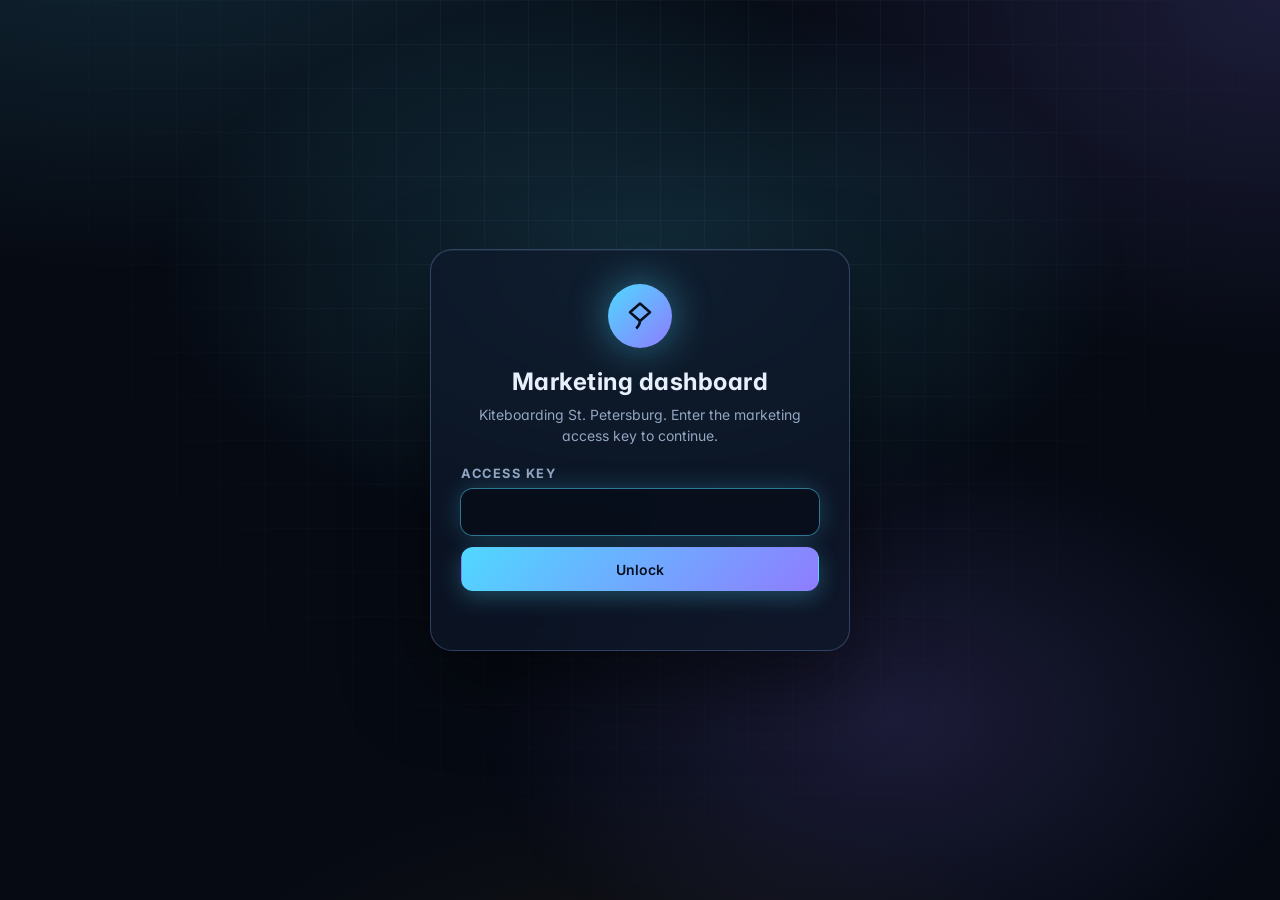
<file: marketing.html>
<!doctype html>
<html lang="en">
<head>
<meta charset="utf-8">
<meta name="viewport" content="width=device-width, initial-scale=1">
<meta name="robots" content="noindex, nofollow">
<meta name="color-scheme" content="light dark">
<title>KSP Marketing Dashboard</title>
<link rel="preconnect" href="https://fonts.googleapis.com">
<link rel="preconnect" href="https://fonts.gstatic.com" crossorigin>
<link rel="stylesheet" href="https://fonts.googleapis.com/css2?family=Inter:wght@400;500;600;700&display=swap">
<style>
  :root {
    --bg: #f4f6f9;
    --surface: #ffffff;
    --surface-2: #f1f4f8;
    --border: #e2e7ee;
    --text: #0f172a;
    --muted: #64748b;
    --accent: #0e7490;
    --accent-hover: #0b5f76;
    --accent-soft: #e2f3f7;
    --on-accent: #ffffff;
    --shadow: 0 1px 2px rgba(15, 23, 42, .04), 0 6px 20px rgba(15, 23, 42, .05);
    --radius: 14px;
    --info: #1d4ed8;   --info-soft: #dbeafe;
    --ok: #15803d;     --ok-soft: #dcfce7;
    --warn: #b45309;   --warn-soft: #fef3c7;
    --danger: #b91c1c; --danger-soft: #fee2e2;
    --neutral: #475569; --neutral-soft: #e9edf2;
    /* Instructor colors */
    --green: #15803d;  --green-soft: #dcfce7;
    --blue: #1d4ed8;   --blue-soft: #dbeafe;
    --purple: #7e22ce; --purple-soft: #f3e8ff;
    --orange: #c2410c; --orange-soft: #ffedd5;
    --pink: #be185d;   --pink-soft: #fce7f3;
    --teal: #0f766e;   --teal-soft: #ccfbf1;
  }
  @media (prefers-color-scheme: dark) {
    :root {
      --bg: #0b1220;
      --surface: #111a2b;
      --surface-2: #17223a;
      --border: #24324d;
      --text: #e6edf6;
      --muted: #91a3bb;
      --accent: #22b5cc;
      --accent-hover: #47c6da;
      --accent-soft: rgba(34, 181, 204, .14);
      --on-accent: #062029;
      --shadow: 0 1px 2px rgba(0, 0, 0, .3), 0 6px 20px rgba(0, 0, 0, .25);
      --info: #93c5fd;   --info-soft: rgba(59, 130, 246, .18);
      --ok: #86efac;     --ok-soft: rgba(34, 197, 94, .16);
      --warn: #fcd34d;   --warn-soft: rgba(245, 158, 11, .16);
      --danger: #fca5a5; --danger-soft: rgba(239, 68, 68, .16);
      --neutral: #cbd5e1; --neutral-soft: rgba(148, 163, 184, .16);
      --green: #86efac;  --green-soft: rgba(34, 197, 94, .18);
      --blue: #93c5fd;   --blue-soft: rgba(59, 130, 246, .2);
      --purple: #d8b4fe; --purple-soft: rgba(168, 85, 247, .2);
      --orange: #fdba74; --orange-soft: rgba(249, 115, 22, .18);
      --pink: #f9a8d4;   --pink-soft: rgba(236, 72, 153, .18);
      --teal: #5eead4;   --teal-soft: rgba(20, 184, 166, .18);
    }
  }

  * { box-sizing: border-box; }
  html { -webkit-text-size-adjust: 100%; }
  body {
    margin: 0;
    background: var(--bg);
    color: var(--text);
    font: 14px/1.5 Inter, ui-sans-serif, system-ui, -apple-system, "Segoe UI", Roboto, sans-serif;
    font-feature-settings: "cv11", "ss01";
    -webkit-font-smoothing: antialiased;
  }
  a { color: var(--accent); text-decoration: none; }
  a:hover { text-decoration: underline; }
  button, input, select, textarea { font: inherit; color: inherit; }
  [hidden] { display: none !important; }
  .wrap { max-width: 1280px; margin: 0 auto; padding: 24px; }

  /* Buttons */
  .btn {
    display: inline-flex; align-items: center; gap: 6px;
    height: 36px; padding: 0 14px;
    border: 1px solid var(--border); border-radius: 10px;
    background: var(--surface); color: var(--text);
    font-weight: 500; cursor: pointer; white-space: nowrap;
    transition: background .15s, border-color .15s;
  }
  .btn:hover { background: var(--surface-2); }
  .btn:focus-visible, select:focus-visible, input:focus-visible { outline: 2px solid var(--accent); outline-offset: 2px; }
  .btn-primary { background: var(--accent); border-color: var(--accent); color: var(--on-accent); }
  .btn-primary:hover { background: var(--accent-hover); }
  .btn svg { width: 16px; height: 16px; }
  .btn.is-loading svg { animation: spin .8s linear infinite; }
  .btn-icon { width: 36px; padding: 0; justify-content: center; }
  @keyframes spin { to { transform: rotate(360deg); } }

  /* Key gate */
  .gate { min-height: 100vh; display: grid; place-items: center; padding: 24px 16px; }
  .gate-card {
    width: 100%; max-width: 380px; padding: 28px;
    background: var(--surface); border: 1px solid var(--border);
    border-radius: 18px; box-shadow: var(--shadow);
  }
  .gate-card h1 { margin: 16px 0 4px; font-size: 20px; letter-spacing: -.01em; }
  .gate-card p { margin: 0 0 18px; color: var(--muted); }
  .gate-card label { display: block; font-weight: 500; margin-bottom: 6px; }
  .gate-card .btn { width: 100%; justify-content: center; margin-top: 12px; height: 40px; }
  .gate-error { color: var(--danger); margin-top: 10px; min-height: 1.5em; }
  .field {
    width: 100%; height: 40px; padding: 0 12px;
    border: 1px solid var(--border); border-radius: 10px;
    background: var(--surface); color: var(--text);
  }

  /* Header */
  .logo {
    width: 40px; height: 40px; flex: none; border-radius: 11px;
    display: grid; place-items: center;
    background: linear-gradient(135deg, #0e7490, #22b5cc); color: #fff;
  }
  .logo svg { width: 22px; height: 22px; }
  .topbar { display: flex; align-items: center; justify-content: space-between; gap: 16px; flex-wrap: wrap; margin-bottom: 20px; }
  .brand { display: flex; align-items: center; gap: 12px; min-width: 0; }
  .brand h1 { margin: 0; font-size: 20px; line-height: 1.2; letter-spacing: -.015em; }
  .brand-sub { color: var(--muted); font-size: 13px; }
  .actions { display: flex; align-items: center; gap: 8px; flex-wrap: wrap; }

  .banner {
    display: flex; gap: 10px; align-items: flex-start;
    padding: 10px 14px; margin-bottom: 16px; border-radius: 12px;
    background: var(--warn-soft); color: var(--warn); font-weight: 500;
  }
  .banner.error { background: var(--danger-soft); color: var(--danger); }
  .banner svg { width: 18px; height: 18px; flex: none; margin-top: 1px; }

  /* KPIs */
  .kpis { display: grid; grid-template-columns: repeat(4, minmax(0, 1fr)); gap: 16px; margin-bottom: 20px; }
  .kpi {
    background: var(--surface); border: 1px solid var(--border); border-radius: var(--radius);
    box-shadow: var(--shadow); padding: 16px 18px; min-width: 0;
  }
  .kpi-label { color: var(--muted); font-size: 13px; font-weight: 500; }
  .kpi-value { font-size: 30px; font-weight: 700; letter-spacing: -.02em; line-height: 1.2; margin-top: 4px; font-variant-numeric: tabular-nums; }
  .kpi-sub { color: var(--muted); font-size: 12.5px; margin-top: 2px; overflow-wrap: anywhere; }
  .kpi-accent .kpi-value { color: var(--accent); }

  /* Panels */
  .panel {
    background: var(--surface); border: 1px solid var(--border); border-radius: var(--radius);
    box-shadow: var(--shadow); min-width: 0; display: flex; flex-direction: column;
    margin-bottom: 20px;
  }
  .panel-head {
    display: flex; align-items: center; justify-content: space-between; gap: 12px; flex-wrap: wrap;
    padding: 16px 18px 12px;
  }
  .panel-head h2 { margin: 0; font-size: 15px; font-weight: 600; letter-spacing: -.005em; }
  .count { color: var(--muted); font-weight: 500; font-size: 13px; margin-left: 6px; }
  .filters { display: flex; gap: 10px; padding: 0 18px 12px; }
  .search { position: relative; flex: 1; min-width: 0; }
  .search svg { position: absolute; left: 12px; top: 11px; width: 16px; height: 16px; color: var(--muted); pointer-events: none; }
  .search .field { height: 38px; padding-left: 36px; background: var(--surface-2); border-color: transparent; }
  .search .field:focus { background: var(--surface); border-color: var(--border); }
  .status-filter { height: 38px; padding: 0 10px; border: 1px solid transparent; border-radius: 10px; background: var(--surface-2); color: var(--text); max-width: 45%; }
  .panel-body { padding: 0 18px 18px; min-width: 0; }
  .empty { color: var(--muted); padding: 24px 0; text-align: center; }
  .note-error { color: var(--danger); padding: 16px 0; }
  .pill {
    flex: none; display: inline-block; padding: 2px 10px; border-radius: 999px;
    font-size: 12px; font-weight: 600; background: var(--neutral-soft); color: var(--neutral);
  }
  .pill.info { background: var(--info-soft); color: var(--info); }
  .pill.ok { background: var(--ok-soft); color: var(--ok); }
  .pill.warn { background: var(--warn-soft); color: var(--warn); }
  .pill.danger { background: var(--danger-soft); color: var(--danger); }
  .footer { color: var(--muted); font-size: 12.5px; text-align: center; padding: 8px 0 24px; }


  /* Toolbar */
  .toolbar { display: flex; flex-wrap: wrap; align-items: center; gap: 10px; margin-bottom: 20px; }
  .toolbar label { display: inline-flex; align-items: center; gap: 8px; color: var(--muted); font-weight: 500; }
  .toolbar select, .panel-head select {
    height: 36px; padding: 0 10px; border: 1px solid var(--border); border-radius: 10px;
    background: var(--surface); color: var(--text); max-width: 220px;
  }
  .panel-head select { height: 32px; }
  .toolbar .source { margin-left: auto; color: var(--muted); font-size: 13px; overflow-wrap: anywhere; }
  .section-title { margin: 4px 0 10px; font-size: 13px; font-weight: 600; letter-spacing: .04em; text-transform: uppercase; color: var(--muted); }

  /* Scorecard */
  .kpis.score { grid-template-columns: repeat(auto-fit, minmax(190px, 1fr)); }
  .kpi-sub b { font-weight: 600; color: var(--text); }
  .goal { margin-top: 10px; }
  .goal-track { height: 6px; border-radius: 999px; background: var(--surface-2); overflow: hidden; }
  .goal-track i { display: block; height: 100%; border-radius: 999px; background: var(--accent); }
  .goal-text { margin-top: 4px; font-size: 12px; color: var(--muted); }

  .two { display: grid; grid-template-columns: minmax(0, 1fr) minmax(0, 1fr); gap: 20px; }
  .two > .panel { margin-bottom: 20px; }
  .hint { color: var(--muted); font-size: 13px; padding: 0 18px 12px; }
  .hint code { font-size: 12px; background: var(--surface-2); padding: 1px 5px; border-radius: 5px; }

  /* Funnel */
  .funnel { list-style: none; margin: 0; padding: 0; }
  .funnel li { padding: 6px 0; }
  .funnel .row { display: flex; justify-content: space-between; gap: 10px; font-weight: 500; }
  .funnel .row b { font-weight: 700; font-variant-numeric: tabular-nums; }
  .funnel .track { height: 22px; margin-top: 4px; }
  .funnel .track i { display: block; height: 100%; min-width: 3px; border-radius: 0 4px 4px 0; background: var(--accent); }
  .funnel .step { margin: 4px 0 0; font-size: 12.5px; color: var(--muted); }

  /* Bars (channels, season) */
  .hbars { list-style: none; margin: 0; padding: 0; }
  .hbars li { display: grid; grid-template-columns: minmax(80px, 130px) minmax(0, 1fr) auto; align-items: center; gap: 12px; padding: 6px 0; }
  .hbars .name { overflow-wrap: anywhere; font-weight: 500; }
  .hbars .track { height: 14px; }
  .hbars .track i { display: block; height: 100%; min-width: 2px; border-radius: 0 4px 4px 0; background: var(--accent); }
  .hbars .val { font-variant-numeric: tabular-nums; font-weight: 600; text-align: right; white-space: nowrap; }
  .hbars .share { color: var(--muted); font-weight: 500; margin-left: 6px; }

  .chart { position: relative; }
  .bars { position: relative; display: flex; align-items: flex-end; gap: 6px; height: 220px; margin-left: 48px; border-bottom: 1px solid var(--border); }
  .gridline { position: absolute; left: 0; right: 0; border-top: 1px dashed var(--border); pointer-events: none; }
  .gridline span { position: absolute; right: calc(100% + 8px); top: -9px; font-size: 12px; color: var(--muted); white-space: nowrap; font-variant-numeric: tabular-nums; }
  .grp { position: relative; flex: 1; min-width: 0; height: 100%; display: flex; align-items: flex-end; justify-content: center; gap: 2px; }
  .grp:focus-visible { outline: 2px solid var(--accent); outline-offset: 2px; }
  .grp i { display: block; flex: 1; max-width: 18px; min-height: 0; border-radius: 4px 4px 0 0; }
  .grp i.cur { background: var(--accent); }
  .grp i.prev { background: var(--neutral); opacity: .35; }
  .grp:hover i.cur { background: var(--accent-hover); }
  .grp:hover i.prev { opacity: .5; }
  .grp.sel { background: var(--accent-soft); border-radius: 6px 6px 0 0; }
  .xlabels { display: flex; gap: 6px; margin-left: 48px; margin-top: 6px; font-size: 12px; color: var(--muted); }
  .xlabels span { flex: 1; min-width: 0; text-align: center; overflow: hidden; }
  .legend { display: flex; flex-wrap: wrap; gap: 6px 14px; color: var(--muted); font-size: 13px; }
  .legend span { display: inline-flex; align-items: center; gap: 6px; }
  .sw { display: inline-block; width: 10px; height: 10px; border-radius: 3px; }

  /* Content categories */
  .mix { display: flex; height: 12px; border-radius: 999px; overflow: hidden; background: var(--surface-2); margin-bottom: 6px; }
  .mix i { display: block; height: 100%; }
  .mix-cap { color: var(--muted); font-size: 12.5px; margin-bottom: 14px; }
  .cats { display: grid; grid-template-columns: repeat(auto-fill, minmax(250px, 1fr)); gap: 12px; }
  .cat { border: 1px solid var(--border); border-radius: 12px; padding: 14px; min-width: 0; }
  .cat-head { display: flex; align-items: center; gap: 8px; justify-content: space-between; }
  .cat-name { display: inline-flex; align-items: center; gap: 8px; font-weight: 600; min-width: 0; overflow-wrap: anywhere; }
  .cat-name .sw { flex: none; }
  .cat-sub { margin-top: 4px; color: var(--muted); font-size: 12.5px; }
  .cat-sub b { color: var(--text); font-weight: 600; }
  .cat ul { list-style: none; margin: 10px 0 0; padding: 10px 0 0; border-top: 1px solid var(--border); }
  .cat li { padding: 4px 0; overflow-wrap: anywhere; }
  .cat li span { color: var(--muted); font-size: 12.5px; margin-left: 6px; }
  .cat .none { color: var(--muted); font-size: 13px; margin-top: 10px; }
  .tag { display: inline-flex; align-items: center; gap: 6px; white-space: nowrap; }
  .sw.cur { background: var(--accent); }
  .sw.prev { background: var(--neutral); opacity: .35; }
  .tip {
    position: absolute; z-index: 5; pointer-events: none; padding: 6px 10px; border-radius: 8px;
    background: var(--text); color: var(--bg); font-size: 12.5px; white-space: nowrap; box-shadow: var(--shadow);
  }
  .tip b { font-weight: 600; }

  /* Reach */
  .reach { display: grid; grid-template-columns: repeat(auto-fill, minmax(170px, 1fr)); gap: 12px; }
  .reach > div { border: 1px solid var(--border); border-radius: 12px; padding: 12px 14px; min-width: 0; }
  .reach .lbl { color: var(--muted); font-size: 13px; font-weight: 500; }
  .reach .num { font-size: 22px; font-weight: 700; letter-spacing: -.01em; font-variant-numeric: tabular-nums; }
  .reach .chg { font-size: 12.5px; color: var(--muted); }
  .reach .chg b { color: var(--text); font-weight: 600; }
  .reach ul { list-style: none; margin: 6px 0 0; padding: 6px 0 0; border-top: 1px solid var(--border); font-size: 12.5px; }
  .reach li { display: flex; justify-content: space-between; gap: 8px; color: var(--muted); }
  .reach li b { color: var(--text); font-weight: 600; font-variant-numeric: tabular-nums; }

  /* Tables */
  .table-wrap { overflow-x: auto; border: 1px solid var(--border); border-radius: 12px; }
  table { width: 100%; border-collapse: collapse; font-size: 13px; }
  th, td { padding: 8px 12px; text-align: left; border-bottom: 1px solid var(--border); white-space: nowrap; }
  th { background: var(--surface-2); font-weight: 600; color: var(--muted); }
  td.num, th.num { text-align: right; font-variant-numeric: tabular-nums; }
  td.wrap { white-space: normal; min-width: 200px; max-width: 380px; overflow-wrap: anywhere; }
  tbody tr:last-child td { border-bottom: 0; }
  tbody tr:hover td { background: var(--surface-2); }
  tr.is-done td:not(.done-cell) { color: var(--muted); }
  td.done-cell { width: 1%; }
  .cal-stats { color: var(--muted); font-size: 13px; }
  .cal-stats b { color: var(--text); font-weight: 600; }
  .more { color: var(--muted); font-size: 13px; padding-top: 10px; }
  details.raw { padding: 0 18px 18px; }
  details.raw summary { cursor: pointer; font-weight: 600; padding: 14px 0; }

  /* Completed switch (same look as Jetski Needed on the team dashboard) */
  .seg { display: inline-flex; padding: 2px; border-radius: 10px; background: var(--surface-2); border: 1px solid var(--border); }
  .seg button {
    height: 26px; min-width: 44px; padding: 0 10px; border: 0; border-radius: 8px;
    background: transparent; color: var(--muted); font-weight: 600; cursor: pointer;
  }
  .seg button[aria-pressed="true"] { background: var(--surface); color: var(--text); box-shadow: 0 1px 2px rgba(15, 23, 42, .12); }
  .seg button[data-done="yes"][aria-pressed="true"] { background: var(--ok); color: var(--surface); }
  .seg button:disabled { cursor: default; opacity: .6; }
  .seg button:focus-visible { outline: 2px solid var(--accent); outline-offset: 2px; }
  .team-msg { padding: 0 18px 10px; font-size: 12.5px; color: var(--danger); }
  .team-msg:empty { display: none; }

  @media (max-width: 960px) {
    .two { grid-template-columns: minmax(0, 1fr); gap: 0; }
  }
  @media (max-width: 640px) {
    .wrap { padding: 16px; }
    .kpis { gap: 10px; margin-bottom: 16px; }
    .kpis.score { grid-template-columns: repeat(2, minmax(0, 1fr)); }
    .kpi { padding: 12px 14px; }
    .kpi-value { font-size: 24px; }
    .panel, .two > .panel { margin-bottom: 16px; }
    .panel-head { padding: 14px 14px 10px; }
    .filters { padding: 0 14px 10px; }
    .panel-body { padding: 0 14px 14px; }
    .hint { padding: 0 14px 10px; }
    .brand h1 { font-size: 17px; }
    .actions { width: 100%; }
    .actions .updated { flex: 1; }
    .toolbar label { flex: 1 1 100%; justify-content: space-between; }
    .toolbar select { width: 62%; max-width: none; }
    .toolbar .source { margin-left: 0; width: 100%; }
    .bars { height: 180px; margin-left: 40px; gap: 2px; }
    .xlabels { margin-left: 40px; gap: 2px; font-size: 10.5px; }
    .grp { gap: 1px; }
    .hbars li { grid-template-columns: minmax(64px, 96px) minmax(0, 1fr) auto; gap: 8px; }
    details.raw { padding: 0 14px 14px; }
    .reach { grid-template-columns: repeat(2, minmax(0, 1fr)); gap: 10px; }
  }
</style>
<link rel="stylesheet" href="theme.css">
</head>
<body>

<!-- Key gate -->
<div class="gate" id="gate" hidden>
  <form class="gate-card" id="gate-form" autocomplete="off">
    <div class="logo" aria-hidden="true">
      <svg viewBox="0 0 24 24" fill="none" stroke="currentColor" stroke-width="2" stroke-linejoin="round"><path d="M12 2 20 9l-8 7-8-7 8-7Z"/><path d="M12 16c0 2-1 4-3 6"/></svg>
    </div>
    <h1>Marketing dashboard</h1>
    <p>Kiteboarding St. Petersburg. Enter the marketing access key to continue.</p>
    <label for="gate-key">Access key</label>
    <input class="field" id="gate-key" type="password" autocomplete="current-password" required>
    <button class="btn btn-primary" type="submit">Unlock</button>
    <div class="gate-error" id="gate-error" role="alert"></div>
  </form>
</div>

<!-- Dashboard -->
<div class="wrap" id="app" hidden>
  <header class="topbar">
    <div class="brand">
      <div class="logo" aria-hidden="true">
        <svg viewBox="0 0 24 24" fill="none" stroke="currentColor" stroke-width="2" stroke-linejoin="round"><path d="M12 2 20 9l-8 7-8-7 8-7Z"/><path d="M12 16c0 2-1 4-3 6"/></svg>
      </div>
      <div>
        <h1>Kiteboarding St. Petersburg</h1>
        <div class="brand-sub">Marketing dashboard</div>
      </div>
    </div>
    <div class="actions">
      <span class="brand-sub updated" id="updated"></span>
      <a class="btn" href="./" id="team-link">Team dashboard</a>
      <button class="btn" type="button" id="refresh-btn">
        <svg viewBox="0 0 24 24" fill="none" stroke="currentColor" stroke-width="2" stroke-linecap="round" stroke-linejoin="round" aria-hidden="true"><path d="M21 12a9 9 0 1 1-2.64-6.36"/><path d="M21 3v6h-6"/></svg>
        Refresh
      </button>
      <button class="btn" type="button" id="lock-btn">
        <svg viewBox="0 0 24 24" fill="none" stroke="currentColor" stroke-width="2" stroke-linecap="round" stroke-linejoin="round" aria-hidden="true"><rect x="4" y="11" width="16" height="10" rx="2"/><path d="M8 11V7a4 4 0 0 1 8 0v4"/></svg>
        Lock
      </button>
    </div>
  </header>

  <div class="banner" id="demo-banner" hidden>
    <svg viewBox="0 0 24 24" fill="none" stroke="currentColor" stroke-width="2" stroke-linecap="round" aria-hidden="true"><circle cx="12" cy="12" r="9"/><path d="M12 8v5M12 16h.01"/></svg>
    <span>Demo mode: this is sample data, not your real spreadsheet.</span>
  </div>
  <div class="banner error" id="error-banner" role="alert" hidden>
    <svg viewBox="0 0 24 24" fill="none" stroke="currentColor" stroke-width="2" stroke-linecap="round" aria-hidden="true"><circle cx="12" cy="12" r="9"/><path d="M12 8v5M12 16h.01"/></svg>
    <span id="error-text"></span>
  </div>

  <div class="toolbar">
    <label id="month-wrap">Month <select id="month"></select></label>
    <span class="source" id="source"></span>
  </div>

  <!-- 1. Scorecard -->
  <h2 class="section-title">Are we on track this month?</h2>
  <section class="kpis score" id="kpis" aria-label="Scorecard"></section>
  <div class="hint" id="score-hint" hidden></div>

  <div class="two">
    <!-- 2. Funnel -->
    <section class="panel" aria-labelledby="funnel-h" id="funnel-panel">
      <div class="panel-head"><h2 id="funnel-h">Funnel</h2><span class="count" id="funnel-sub"></span></div>
      <div class="hint">Where do we lose people? Each step shows how many made it from the step above.</div>
      <div class="panel-body"><ul class="funnel" id="funnel"></ul></div>
    </section>

    <!-- 3. Channels -->
    <section class="panel" aria-labelledby="ch-h" id="ch-panel">
      <div class="panel-head"><h2 id="ch-h">Channels</h2>
        <select id="ch-metric" aria-label="Compare channels by"></select></div>
      <div class="hint">What's working? Compare channels for the month.</div>
      <div class="panel-body"><ul class="hbars" id="channels"></ul><div id="ch-table"></div></div>
    </section>
  </div>

  <!-- 4. Content calendar -->
  <section class="panel" aria-labelledby="cc-h" id="cc-panel">
    <div class="panel-head"><h2 id="cc-h">Content calendar<span class="count" id="cc-count"></span></h2><span class="cal-stats" id="cc-stats"></span></div>
    <div class="filters">
      <div class="search">
        <svg viewBox="0 0 24 24" fill="none" stroke="currentColor" stroke-width="2" stroke-linecap="round" aria-hidden="true"><circle cx="11" cy="11" r="7"/><path d="m20 20-3.5-3.5"/></svg>
        <input class="field" id="cc-q" type="search" placeholder="Search posts" aria-label="Search the content calendar">
      </div>
      <select class="status-filter" id="cc-cat" aria-label="Category" hidden></select>
      <select class="status-filter" id="cc-filter" aria-label="Show">
        <option value="todo">To do</option>
        <option value="">All</option>
        <option value="done">Completed</option>
      </select>
    </div>
    <div class="team-msg" id="done-msg" role="alert"></div>
    <div class="panel-body"><div id="content"></div></div>
  </section>

  <!-- 4b. Content categories -->
  <section class="panel" aria-labelledby="cat-h" id="cat-panel" hidden>
    <div class="panel-head"><h2 id="cat-h">Content categories<span class="count" id="cat-count"></span></h2></div>
    <p class="hint">Each category's published and planned posts, plus its idea bank: rows in the Content Calendar with Status <code>Idea</code>.</p>
    <div class="panel-body"><div id="cats"></div></div>
  </section>

  <!-- 5. Reputation and reach -->
  <section class="panel" aria-labelledby="reach-h" id="reach-panel">
    <div class="panel-head"><h2 id="reach-h">Reputation and reach</h2><span class="count" id="reach-sub"></span></div>
    <div class="hint">Is the brand growing? Latest numbers for the month, compared with the month before.</div>
    <div class="panel-body"><div class="reach" id="reach"></div></div>
  </section>

  <!-- 6. Season trend -->
  <section class="panel" aria-labelledby="trend-h" id="trend-panel">
    <div class="panel-head"><h2 id="trend-h">Season trend</h2>
      <select id="trend-metric" aria-label="Chart"></select></div>
    <div class="hint" style="display:flex;justify-content:space-between;gap:12px;flex-wrap:wrap">
      <span>How does this year compare with last year, month by month?</span><span class="legend" id="trend-legend"></span></div>
    <div class="panel-body"><div class="chart" id="trend"></div></div>
  </section>

  <!-- All analytics rows -->
  <section class="panel">
    <details class="raw">
      <summary>All analytics rows<span class="count" id="raw-count"></span></summary>
      <div id="raw"></div>
    </details>
  </section>

  <div class="footer">Marketing numbers come from the marketing Google Sheet. Press Refresh after you update it.</div>
</div>

<script>
(function () {
  'use strict';

  // The marketing Apps Script web app URL (marketing-api.gs, ends in /exec).
  const API_URL = 'https://script.google.com/macros/s/AKfycbxsFLnv4SUfJvNwkQfbvG0V1Eo__Z5M4yL0XMmE9KEchnKE_q5oWsYKqckhvj_6cUaX0w/exec';

  const KEY_STORAGE = 'ksp-marketing-key';
  const NAME_STORAGE = 'ksp-dashboard-name'; // the name typed on the team dashboard
  const DAY_MS = 864e5;
  const TABLE_LIMIT = 300;
  const MONTHS = ['Jan', 'Feb', 'Mar', 'Apr', 'May', 'Jun', 'Jul', 'Aug', 'Sep', 'Oct', 'Nov', 'Dec'];

  const params = new URLSearchParams(location.search);
  const API_READY = /^https:\/\/\S+$/.test(API_URL.trim());
  const DEMO = params.has('demo') || !API_READY;

  const $ = (id) => document.getElementById(id);
  const state = { model: null, loading: false, saving: {}, month: '', chMetric: '', trendMetric: '' };
  let memKey = '';

  // ---------- Storage (every call guarded) ----------
  const keyStore = {
    get() { try { return localStorage.getItem(KEY_STORAGE) || ''; } catch (e) { return ''; } },
    set(v) { try { localStorage.setItem(KEY_STORAGE, v); } catch (e) { /* private mode etc. */ } },
    clear() { try { localStorage.removeItem(KEY_STORAGE); } catch (e) { /* ignore */ } }
  };
  const getKey = () => memKey || keyStore.get();
  const myName = () => { try { return localStorage.getItem(NAME_STORAGE) || ''; } catch (e) { return ''; } };

  // ---------- Helpers ----------
  function esc(v) {
    return String(v == null ? '' : v).replace(/[&<>"']/g, (c) =>
      ({ '&': '&amp;', '<': '&lt;', '>': '&gt;', '"': '&quot;', "'": '&#39;' })[c]);
  }
  const pad = (n) => String(n).padStart(2, '0');
  const startOfDay = (d) => new Date(d.getFullYear(), d.getMonth(), d.getDate());
  const isBlank = (v) => v == null || String(v).trim() === '';
  const norm = (h) => String(h).toLowerCase().replace(/[_\s]+/g, ' ').trim();
  const monthKey = (d) => d.getFullYear() + '-' + pad(d.getMonth() + 1);
  const keyDate = (k) => new Date(+k.slice(0, 4), +k.slice(5, 7) - 1, 1);
  const shiftKey = (k, n) => { const d = keyDate(k); return monthKey(new Date(d.getFullYear(), d.getMonth() + n, 1)); };
  const monthLabel = (k, long) => {
    const d = keyDate(k);
    return long ? d.toLocaleString('en-US', { month: 'long', year: 'numeric' }) : MONTHS[d.getMonth()] + ' ' + d.getFullYear();
  };

  // Parses yyyy-MM-dd (what the API sends), M/D/YYYY, "Oct 2026", "October 2026".
  function parseDate(v) {
    if (isBlank(v) || typeof v === 'number') return null;
    const s = String(v).trim();
    let m = s.match(/^(\d{4})-(\d{1,2})(?:-(\d{1,2}))?/);
    if (m) return new Date(+m[1], m[2] - 1, +(m[3] || 1));
    m = s.match(/^(\d{1,2})\/(\d{1,2})\/(\d{2}|\d{4})/);
    if (m) { let y = +m[3]; if (y < 100) y += 2000; return new Date(y, m[1] - 1, +m[2]); }
    m = s.match(/^([a-z]{3,9})\.?,?\s+(\d{4})$/i);
    if (m) { const i = monthIndex(m[1]); if (i >= 0) return new Date(+m[2], i, 1); }
    if (!/\d{4}/.test(s)) return null;
    const t = Date.parse(s);
    return isNaN(t) ? null : new Date(t);
  }
  function monthIndex(s) { return MONTHS.findIndex((x) => x.toLowerCase() === String(s).trim().slice(0, 3).toLowerCase()); }

  // "$1,200", "3.4%", "1,024" and plain numbers; anything else is null.
  function parseNum(v) {
    if (typeof v === 'number') return isFinite(v) ? v : null;
    if (isBlank(v)) return null;
    const s = String(v).trim().replace(/[$,\s]/g, '').replace(/%$/, '');
    if (!/^-?(\d+(\.\d+)?|\.\d+)$/.test(s)) return null;
    return parseFloat(s);
  }

  function fmtNum(n, kind, compact) {
    if (n == null || !isFinite(n)) return '–';
    if (kind === 'pct') return (Math.round(n * 1000) / 10) + '%';
    if (kind === 'rating') return n.toFixed(1);
    if (kind === 'cost') return (n < 0 ? '-$' : '$') + Math.abs(n).toLocaleString('en-US', { minimumFractionDigits: 2, maximumFractionDigits: 2 });
    const abs = Math.abs(n);
    const money = kind === 'money';
    let s;
    if (compact && abs >= 10000) s = new Intl.NumberFormat('en-US', { notation: 'compact', maximumFractionDigits: 1 }).format(abs);
    else {
      const digits = n % 1 ? (money || abs < 10 ? 2 : 1) : 0;
      s = abs.toLocaleString('en-US', { minimumFractionDigits: money ? digits : 0, maximumFractionDigits: digits });
    }
    return (n < 0 ? '-' : '') + (money ? '$' : '') + s;
  }
  function fmtDay(d) {
    const o = { month: 'short', day: 'numeric' };
    if (d.getFullYear() !== new Date().getFullYear()) o.year = 'numeric';
    return d.toLocaleString('en-US', o);
  }
  function fmtTime(d) { return d.toLocaleString('en-US', { hour: 'numeric', minute: '2-digit' }); }

  function findCol(headers, patterns, skip) {
    const not = skip || [];
    for (const p of patterns) {
      const hit = headers.find((h) => not.indexOf(h) < 0 && p.test(norm(h)));
      if (hit) return hit;
    }
    return null;
  }
  function table(t) {
    return { tab: (t && t.tab) || '', headers: (t && t.headers) || [], rows: (t && t.rows) || [], error: (t && t.error) || '' };
  }

  // ---------- Model ----------
  // Roles: what each Analytics column means. agg: sum over the month, or the
  // latest value (per channel, added up; ratings averaged).
  const ROLES = [
    { key: 'spend', label: 'Ad spend', kind: 'money', agg: 'sum', re: [/^(ad )?spend|ad spend|budget|ad cost|^cost$|marketing cost/] },
    { key: 'impressions', label: 'Impressions', agg: 'sum', re: [/impression/, /^reach$|post reach/] },
    { key: 'visits', label: 'Website visits', agg: 'sum', re: [/visit|session|website|traffic/, /click/] },
    { key: 'leads', label: 'Leads', agg: 'sum', re: [/lead|inquir|enquir|sign ?up|request|form/] },
    { key: 'bookings', label: 'Bookings', agg: 'sum', re: [/booking|booked|conversion|new customer|purchases?$|lessons? sold/] },
    { key: 'revenue', label: 'Revenue', kind: 'money', agg: 'sum', re: [/revenue|income|earning|sales/] },
    { key: 'followers', label: 'Followers', agg: 'last', re: [/follower|subscriber|fans|page likes/] },
    { key: 'reviews', label: 'Google reviews', agg: 'last', re: [/review/] },
    { key: 'rating', label: 'Rating', kind: 'rating', agg: 'avg-last', re: [/rating|stars/] },
    { key: 'videoViews', label: 'Video views', agg: 'sum', re: [/video views?|youtube views?/] },
    { key: 'watch', label: 'Watch hours', agg: 'sum', re: [/watch/] },
    { key: 'calls', label: 'Calls', agg: 'sum', re: [/call/] },
    { key: 'views', label: 'Profile views', agg: 'sum', re: [/profile view|gbp|business profile|listing view|views?$/] },
    { key: 'engagement', label: 'Engagement', agg: 'sum', re: [/engag|likes|comments|shares|saves/] }
  ];
  const REACH = ['followers', 'videoViews', 'watch', 'reviews', 'rating', 'calls', 'views', 'engagement'];

  // Which month a row belongs to: a date column, or Month + Year columns.
  function monthReader(headers, rows) {
    const dateCol = findCol(headers, [/^month$/, /^date$/, /month/, /date/, /week/, /period/]);
    const yearCol = findCol(headers, [/^year$/]);
    if (!dateCol) return null;
    const read = (r) => {
      const v = r[dateCol];
      const d = parseDate(v);
      if (d) return monthKey(d);
      const i = monthIndex(v);
      const y = yearCol ? parseNum(r[yearCol]) : null;
      return i >= 0 && y ? y + '-' + pad(i + 1) : null;
    };
    const hits = rows.filter((r) => read(r)).length;
    return hits && hits >= rows.filter((r) => !isBlank(r[dateCol])).length * 0.6 ? { col: dateCol, yearCol, read } : null;
  }

  function buildAnalytics(t) {
    const A = table(t);
    const when = monthReader(A.headers, A.rows);
    const used = when ? [when.col, when.yearCol].filter(Boolean) : [];
    const numeric = A.headers.filter((h) => used.indexOf(h) < 0 && (() => {
      let filled = 0, nums = 0;
      A.rows.forEach((r) => { if (!isBlank(r[h])) { filled++; if (parseNum(r[h]) != null) nums++; } });
      return filled && nums / filled >= 0.7;
    })());
    const textCols = A.headers.filter((h) => used.indexOf(h) < 0 && numeric.indexOf(h) < 0);
    const group = findCol(textCols, [/channel|platform|network|social/, /source|medium/, /campaign/]);

    const metrics = [];
    const taken = [];
    ROLES.forEach((role) => {
      const col = findCol(numeric, role.re, taken.concat(numeric.filter((h) => /per |rate|ctr|%|cpc|cpl|cpm|roas|avg|average/.test(norm(h)) && role.key !== 'rating')));
      if (col) { taken.push(col); metrics.push(Object.assign({}, role, { col, label: col })); }
    });
    // Any other number column still gets charted, summed.
    numeric.filter((h) => taken.indexOf(h) < 0).forEach((h) => {
      const n = norm(h);
      const rate = /rate|ctr|%|percent|avg|average|per /.test(n);
      metrics.push({ key: 'col:' + h, label: h, col: h, agg: rate ? 'avg' : 'sum', kind: rate && /rate|ctr|%|percent/.test(n) ? 'rawpct' : (/\$|cost|spend|revenue|cpc|cpl|cpm/.test(n) ? 'money' : '') });
    });

    const rows = when ? A.rows.map((r, i) => ({ i, raw: r, month: when.read(r), group: group ? String(r[group] || '').trim() : '' })).filter((r) => r.month) : [];
    const months = Array.from(new Set(rows.map((r) => r.month))).sort();
    return { tab: A.tab, error: A.error, headers: A.headers, raw: A.rows, rows, months, metrics, group, monthCol: when && when.col,
      byKey: Object.fromEntries(metrics.map((m) => [m.key, m])) };
  }

  // One metric for a set of rows (usually one month).
  function agg(rows, m) {
    const vals = rows.map((r) => ({ r, v: parseNum(r.raw[m.col]) })).filter((x) => x.v != null);
    if (!vals.length) return null;
    if (m.agg === 'sum') return vals.reduce((s, x) => s + x.v, 0);
    if (m.agg === 'avg') return vals.reduce((s, x) => s + x.v, 0) / vals.length;
    const last = {};
    vals.forEach((x) => { last[x.r.group] = x; }); // rows are in sheet order; later wins
    const list = Object.keys(last).map((g) => last[g].v);
    const sum = list.reduce((s, v) => s + v, 0);
    return m.agg === 'avg-last' ? sum / list.length : sum;
  }
  const inMonth = (A, k) => A.rows.filter((r) => r.month === k);
  function val(A, key, k) { const m = A.byKey[key]; return m ? agg(inMonth(A, k), m) : null; }

  // Goals tab: a month column plus targets named like the Analytics columns
  // ("Leads Goal", "Bookings target", "Revenue").
  function buildGoals(t, A) {
    const G = table(t);
    const when = monthReader(G.headers, G.rows);
    const out = {};
    if (!when) return { tab: G.tab, error: G.error || (G.rows.length ? 'No month column found.' : ''), byMonth: out };
    const cols = {};
    G.headers.forEach((h) => {
      if (h === when.col || h === when.yearCol) return;
      const base = norm(h).replace(/\b(goal|goals|target|targets|budget)\b/g, '').trim() || norm(h);
      const role = ROLES.find((r) => r.re.some((re) => re.test(base))) || (/budget/.test(norm(h)) ? ROLES[0] : null);
      if (role && !cols[role.key]) cols[role.key] = h;
    });
    G.rows.forEach((r) => {
      const k = when.read(r);
      if (!k) return;
      out[k] = out[k] || {};
      Object.keys(cols).forEach((key) => { const v = parseNum(r[cols[key]]); if (v != null) out[k][key] = v; });
    });
    return { tab: G.tab, error: G.error, byMonth: out, keys: Object.keys(cols) };
  }

  function buildContent(t, done) {
    const C = table(t);
    const h = C.headers;
    const dateCol = findCol(h, [/publish|post date|go live|scheduled|due/, /^date$/, /date/]);
    const titleCol = findCol(h, [/title|topic|headline|post name|^post$|subject/, /idea|description|content|caption/], [dateCol]) ||
      h.find((x) => x !== dateCol) || null;
    const statusCol = findCol(h, [/status|stage/]);
    const platCol = findCol(h, [/platform|channel|where|network/]);
    const catCol = findCol(h, [/categor|pillar|theme|series/]);
    const used = {};
    const rows = C.rows.map((r, i) => {
      const date = dateCol ? parseDate(r[dateCol]) : null;
      const parts = [dateCol && r[dateCol], titleCol && r[titleCol], platCol && r[platCol]].filter((v) => !isBlank(v));
      let id = parts.map((v) => String(v).trim().toLowerCase().replace(/\s+/g, ' ')).join('|').slice(0, 280) || 'row';
      used[id] = (used[id] || 0) + 1;
      if (used[id] > 1) id += '#' + used[id];
      const rec = done[id];
      const status = statusCol ? String(r[statusCol] || '') : '';
      return { i, id, raw: r, date: date ? startOfDay(date) : null, title: titleCol ? String(r[titleCol] || '') : '',
        cat: catCol ? String(r[catCol] || '').trim() : '', plat: platCol ? String(r[platCol] || '').trim() : '',
        idea: /^ideas?$/i.test(status.trim()),
        done: rec ? !!rec.done : /^(done|published|posted|complete|completed|live)$/i.test(status.trim()),
        doneBy: rec ? rec.by : '', doneAt: rec ? rec.updated : '',
        hay: h.map((x) => String(r[x] == null ? '' : r[x])).join(' ').toLowerCase() };
    });
    // Categories in the order they first appear; ideas go to their category's idea bank, not the calendar.
    const cats = [];
    rows.forEach((r) => { if (r.cat && cats.indexOf(r.cat) < 0) cats.push(r.cat); });
    return { tab: C.tab, error: C.error, headers: h, rows: rows.filter((r) => !r.idea), ideas: rows.filter((r) => r.idea),
      dateCol, titleCol, catCol, cats };
  }

  function buildModel(data) {
    const A = buildAnalytics(data.analytics);
    const now = monthKey(new Date());
    const past = A.months.filter((k) => k <= now);
    return {
      A, G: buildGoals(data.goals, A), C: buildContent(data.content, data.done || {}),
      file: data.file || '', sheets: data.sheets || [],
      latest: past[past.length - 1] || A.months[A.months.length - 1] || now,
      updated: data.updated ? parseDate(data.updated.slice(0, 10)) && new Date(data.updated) : null,
      doneReady: DEMO || !!data.done,
      noAnalytics: !data.analytics
    };
  }

  // ---------- Rendering ----------
  function render() {
    const m = state.model;
    if (!m) return;
    const A = m.A;
    $('updated').textContent = m.updated && !isNaN(m.updated) ? 'Updated ' + fmtDay(m.updated) + ', ' + fmtTime(m.updated) : '';
    $('source').textContent = m.file ? 'From ' + m.file : '';
    if (m.noAnalytics) showError('This page needs the marketing script (marketing-api.gs). See “Marketing dashboard” in the README.');

    const months = A.months.slice().reverse();
    if (!state.month || months.indexOf(state.month) < 0) state.month = m.latest;
    $('month-wrap').hidden = !months.length;
    $('month').innerHTML = months.map((k) => '<option value="' + k + '">' + esc(monthLabel(k, true)) + '</option>').join('');
    $('month').value = state.month;

    renderScore();
    renderFunnel();
    renderChannels();
    // One full-width panel when only the funnel or only the channels apply.
    $('funnel-panel').parentNode.style.gridTemplateColumns = $('funnel-panel').hidden || $('ch-panel').hidden ? 'minmax(0, 1fr)' : '';
    renderContent();
    renderReach();
    renderTrend();
    renderRaw();
  }

  function tabHint(t, name, what) {
    if (!t.error) return '';
    const list = state.model.sheets.length ? ' Tabs in your file: ' + state.model.sheets.join(', ') + '.' : '';
    return esc(t.error + ' ' + what + list).replace(name, '<code>' + esc(name) + '</code>');
  }

  function change(now, before, lowerIsBetter) {
    if (now == null || before == null || before === 0) return '';
    const p = Math.round((now - before) / Math.abs(before) * 100);
    const arrow = p > 0 ? '▲' : p < 0 ? '▼' : '';
    return '<b>' + arrow + ' ' + Math.abs(p) + '%</b> vs ' + esc(MONTHS[keyDate(shiftKey(state.month, -1)).getMonth()]) + (lowerIsBetter ? ' (lower is better)' : '');
  }

  function renderScore() {
    const m = state.model, A = m.A, k = state.month, prev = shiftKey(k, -1);
    const goals = m.G.byMonth[k] || {};
    const tiles = [];
    const ratio = (a, b, key) => { const x = val(A, a, key), y = val(A, b, key); return x != null && y ? x / y : null; };
    function tile(label, now, before, kind, goal, lowerIsBetter) {
      let goalHtml = '';
      if (goal != null && now != null) {
        const pct = goal ? now / goal : 0;
        goalHtml = '<div class="goal"><div class="goal-track"><i style="width:' + Math.min(100, Math.round(pct * 100)) + '%"></i></div>' +
          '<div class="goal-text">' + Math.round(pct * 100) + '% of ' + esc(fmtNum(goal, kind)) + ' goal</div></div>';
      }
      tiles.push('<div class="kpi"><div class="kpi-label">' + esc(label) + '</div><div class="kpi-value">' + esc(fmtNum(now, kind)) +
        '</div><div class="kpi-sub">' + (change(now, before, lowerIsBetter) || esc(monthLabel(k))) + '</div>' + goalHtml + '</div>');
    }
    const b = A.byKey;
    if (b.leads) tile('Leads', val(A, 'leads', k), val(A, 'leads', prev), '', goals.leads);
    if (b.bookings) tile('Booked lessons', val(A, 'bookings', k), val(A, 'bookings', prev), '', goals.bookings);
    if (b.leads && b.bookings) tile('Conversion rate', ratio('bookings', 'leads', k), ratio('bookings', 'leads', prev), 'pct');
    if (b.revenue) tile('Revenue', val(A, 'revenue', k), val(A, 'revenue', prev), 'money', goals.revenue);
    if (b.spend && (b.bookings || b.leads)) {
      const per = b.bookings ? 'bookings' : 'leads';
      tile('Cost per ' + (per === 'bookings' ? 'booking' : 'lead'), ratio('spend', per, k), ratio('spend', per, prev), 'cost', null, true);
    }
    if (tiles.length < 3) {
      A.metrics.filter((x) => ['leads', 'bookings', 'revenue'].indexOf(x.key) < 0 && REACH.indexOf(x.key) < 0).slice(0, 4 - tiles.length)
        .forEach((x) => tile(x.label, agg(inMonth(A, k), x), agg(inMonth(A, prev), x), x.kind, goals[x.key]));
    }
    $('kpis').innerHTML = tiles.join('') || '<div class="kpi"><div class="kpi-label">Analytics</div><div class="kpi-value">–</div><div class="kpi-sub">No numbers yet</div></div>';
    const hint = A.error ? tabHint(A, ANALYTICS(), 'Add a tab with one row per month (and channel): Month, Channel, Spend, Website Visits, Leads, Bookings, Revenue.')
      : !A.rows.length && A.headers.length ? 'Couldn’t find a Month or Date column in ' + esc(A.tab) + '.'
      : !m.G.tab || m.G.error ? 'Tip: add a <code>Goals</code> tab (Month, Leads Goal, Bookings Goal, Revenue Goal) to see progress bars here.' : '';
    $('score-hint').innerHTML = hint;
    $('score-hint').hidden = !hint;
  }
  const ANALYTICS = () => state.model.A.tab || 'Monthly Numbers';

  function renderFunnel() {
    const A = state.model.A, k = state.month;
    const steps = ['impressions', 'visits', 'leads', 'bookings'].filter((s) => A.byKey[s])
      .map((s) => ({ label: A.byKey[s].label, v: val(A, s, k) })).filter((s) => s.v != null);
    $('funnel-panel').hidden = steps.length < 2;
    if (steps.length < 2) return;
    $('funnel-sub').textContent = monthLabel(k);
    const top = Math.max(...steps.map((s) => s.v)) || 1;
    // Square-root widths keep small steps visible next to big impression counts.
    $('funnel').innerHTML = steps.map((s, i) => {
      const w = Math.max(1, Math.sqrt(s.v / top) * 100);
      const prev = steps[i - 1];
      return '<li><div class="row"><span>' + esc(s.label) + '</span><b>' + esc(fmtNum(s.v)) + '</b></div>' +
        '<div class="track"><i style="width:' + w + '%"></i></div>' +
        (prev && prev.v ? '<p class="step">' + fmtNum(s.v / prev.v, 'pct') + ' of ' + esc(prev.label.toLowerCase()) + '</p>' : '') + '</li>';
    }).join('');
  }

  function renderChannels() {
    const A = state.model.A, k = state.month;
    const show = !!A.group;
    $('ch-panel').hidden = !show;
    if (!show) return;
    const choices = ['bookings', 'leads', 'revenue', 'spend', 'visits', 'followers'].filter((x) => A.byKey[x]).map((x) => A.byKey[x]);
    A.metrics.filter((x) => choices.indexOf(x) < 0 && x.agg === 'sum').forEach((x) => choices.push(x));
    if (!choices.length) { $('ch-panel').hidden = true; return; }
    if (!choices.some((c) => c.key === state.chMetric)) state.chMetric = choices[0].key;
    $('ch-metric').innerHTML = choices.map((c) => '<option value="' + esc(c.key) + '">' + esc(c.label) + '</option>').join('');
    $('ch-metric').value = state.chMetric;
    const metric = A.byKey[state.chMetric];
    $('ch-h').textContent = 'Channels';
    const by = {};
    inMonth(A, k).forEach((r) => { (by[r.group || '(blank)'] = by[r.group || '(blank)'] || []).push(r); });
    const items = Object.keys(by).map((g) => ({ name: g, v: agg(by[g], metric), rows: by[g] })).filter((x) => x.v != null).sort((a, b) => b.v - a.v);
    const total = items.reduce((s, x) => s + Math.max(0, x.v), 0);
    const top = Math.max(0, ...items.map((x) => x.v));
    $('channels').innerHTML = items.length ? items.map((x) =>
      '<li><span class="name">' + esc(x.name) + '</span><span class="track"><i style="width:' + (top > 0 ? Math.max(0, x.v) / top * 100 : 0) + '%"></i></span>' +
      '<span class="val">' + esc(fmtNum(x.v, metric.kind)) + (metric.agg === 'sum' && total > 0 ? '<span class="share">' + Math.round(x.v / total * 100) + '%</span>' : '') + '</span></li>').join('')
      : '<li class="empty">No ' + esc(metric.label.toLowerCase()) + ' for ' + esc(monthLabel(k)) + '.</li>';
    // Cost per booking (or lead) by channel, when spend is tracked.
    const per = A.byKey.bookings ? 'bookings' : A.byKey.leads ? 'leads' : '';
    if (A.byKey.spend && per && items.length) {
      const rows = items.map((x) => {
        const s = agg(x.rows, A.byKey.spend), n = agg(x.rows, A.byKey[per]);
        return '<tr><td>' + esc(x.name) + '</td><td class="num">' + esc(fmtNum(s, 'money')) + '</td><td class="num">' + esc(fmtNum(n)) +
          '</td><td class="num">' + esc(s != null && n ? fmtNum(s / n, 'cost') : '–') + '</td></tr>';
      }).join('');
      $('ch-table').innerHTML = '<div class="table-wrap" style="margin-top:12px"><table><thead><tr><th>Channel</th><th class="num">Spend</th><th class="num">' +
        esc(A.byKey[per].label) + '</th><th class="num">Cost per ' + (per === 'bookings' ? 'booking' : 'lead') + '</th></tr></thead><tbody>' + rows + '</tbody></table></div>';
    } else $('ch-table').innerHTML = '';
  }

  const CAT_COLORS = ['--teal', '--blue', '--purple', '--orange', '--pink', '--green', '--warn', '--neutral'];
  const catColor = (name) => {
    const i = state.model.C.cats.indexOf(name);
    return 'var(' + CAT_COLORS[(i < 0 ? CAT_COLORS.length - 1 : i) % CAT_COLORS.length] + ')';
  };

  function renderContent() {
    renderCats();
    const m = state.model, C = m.C;
    const box = $('content');
    if (!C.headers.length) {
      $('cc-count').textContent = '';
      $('cc-stats').textContent = '';
      box.innerHTML = '<div class="empty">' + (C.error ? tabHint(C, C.tab || 'Content Calendar', 'Set CONTENT_TAB in marketing-api.gs to your content tab.') : 'No posts yet.') + '</div>';
      return;
    }
    const today = startOfDay(new Date());
    const soon = new Date(today.getTime() + 7 * DAY_MS);
    const overdue = C.rows.filter((r) => !r.done && r.date && r.date < today).length;
    const dueSoon = C.rows.filter((r) => !r.done && r.date && r.date >= today && r.date <= soon).length;
    const doneN = C.rows.filter((r) => r.done).length;
    $('cc-stats').innerHTML = [overdue ? '<b>' + overdue + '</b> overdue' : '', dueSoon ? '<b>' + dueSoon + '</b> due this week' : '',
      '<b>' + doneN + '</b> of ' + C.rows.length + ' completed'].filter(Boolean).join(' · ');

    const q = $('cc-q').value.trim().toLowerCase();
    const f = $('cc-filter').value;
    const sel = $('cc-cat');
    sel.hidden = !C.cats.length;
    const cat = C.cats.indexOf(sel.value) >= 0 ? sel.value : '';
    sel.innerHTML = '<option value="">All categories</option>' + C.cats.map((c) => '<option>' + esc(c) + '</option>').join('');
    sel.value = cat;
    let list = C.rows.filter((r) => (!q || r.hay.indexOf(q) >= 0) && (!f || (f === 'done') === r.done) && (!cat || r.cat === cat));
    // To do: oldest due first (overdue on top), undated last. Done: newest first.
    list = list.slice().sort((a, b) => {
      if (a.done !== b.done) return a.done ? 1 : -1;
      const ad = a.date ? a.date.getTime() : Infinity, bd = b.date ? b.date.getTime() : Infinity;
      return a.done ? (bd === Infinity ? -1 : bd) - (ad === Infinity ? -1 : ad) : ad - bd;
    });
    $('cc-count').textContent = list.length === C.rows.length ? String(list.length) : list.length + ' of ' + C.rows.length;
    if (!list.length) { box.innerHTML = '<div class="empty">' + (q ? 'Nothing matches that search.' : f === 'todo' ? 'Everything is done. Nice work.' : 'Nothing here yet.') + '</div>'; return; }

    const off = (r) => !m.doneReady || state.saving[r.id] ? ' disabled' : '';
    const label = (r) => r.title || (r.date ? fmtDay(r.date) : 'this row');
    const doneCell = (r) => '<td class="done-cell"><span class="seg" role="group" aria-label="Completed: ' + esc(label(r)) + '"' +
      (r.doneBy || r.doneAt ? ' title="' + esc('Set by ' + (r.doneBy || 'someone') + (r.doneAt ? ', ' + r.doneAt : '')) + '"' : '') + '>' +
      '<button type="button" data-id="' + esc(r.id) + '" data-done="no" aria-pressed="' + !r.done + '"' + off(r) + '>No</button>' +
      '<button type="button" data-id="' + esc(r.id) + '" data-done="yes" aria-pressed="' + r.done + '"' + off(r) + '>Yes</button></span></td>';
    const flag = (r) => r.done || !r.date ? '' : r.date < today ? ' <span class="pill danger">Overdue</span>' : r.date <= soon ? ' <span class="pill warn">Due soon</span>' : '';
    const cell = (h, r) => {
      const v = r.raw[h];
      if (h === C.dateCol && r.date) return '<td>' + esc(fmtDay(r.date)) + flag(r) + '</td>';
      const s = String(v == null ? '' : v);
      if (h === C.catCol && s.trim()) return '<td><span class="tag"><span class="sw" style="background:' + catColor(s.trim()) + '"></span>' + esc(s) + '</span></td>';
      if (/^https?:\/\//.test(s)) return '<td><a href="' + esc(s) + '" target="_blank" rel="noopener">Open</a></td>';
      return '<td' + (s.length > 40 || h === C.titleCol ? ' class="wrap"' : '') + '>' + (h === C.titleCol ? '<b>' + esc(s) + '</b>' : esc(s)) + '</td>';
    };
    const cols = C.headers.slice();
    if (C.dateCol) { cols.splice(cols.indexOf(C.dateCol), 1); cols.unshift(C.dateCol); }
    box.innerHTML = '<div class="table-wrap"><table><thead><tr><th scope="col">Completed</th>' +
      cols.map((h) => '<th scope="col">' + esc(h) + '</th>').join('') + '</tr></thead><tbody>' +
      list.slice(0, TABLE_LIMIT).map((r) => '<tr' + (r.done ? ' class="is-done"' : '') + '>' + doneCell(r) + cols.map((h) => cell(h, r)).join('') + '</tr>').join('') +
      '</tbody></table></div>' + (list.length > TABLE_LIMIT ? '<div class="more">Showing ' + TABLE_LIMIT + '. Search to find others.</div>' : '');
  }

  function renderCats() {
    const C = state.model.C;
    $('cat-panel').hidden = !C.cats.length;
    if (!C.cats.length) return;
    const today = startOfDay(new Date());
    const list = C.cats.map((name) => {
      const posts = C.rows.filter((r) => r.cat === name);
      const next = posts.filter((r) => !r.done && r.date && r.date >= today).sort((a, b) => a.date - b.date)[0];
      return { name, posts, done: posts.filter((r) => r.done).length, planned: posts.filter((r) => !r.done).length,
        ideas: C.ideas.filter((r) => r.cat === name), next };
    });
    const total = list.reduce((n, c) => n + c.posts.length, 0);
    $('cat-count').textContent = String(list.length);
    const mix = total ? '<div class="mix" role="img" aria-label="' + esc(list.map((c) => c.name + ' ' + Math.round(c.posts.length / total * 100) + '%').join(', ')) + '">' +
      list.map((c) => c.posts.length ? '<i style="width:' + (c.posts.length / total * 100) + '%;background:' + catColor(c.name) + '" title="' + esc(c.name + ': ' + c.posts.length) + '"></i>' : '').join('') +
      '</div><div class="mix-cap">Share of the ' + total + ' posts on the calendar, by category</div>' : '';
    $('cats').innerHTML = mix + '<div class="cats">' + list.map((c) => {
      const pill = c.next ? '<span class="pill info">Next: ' + esc(fmtDay(c.next.date)) + '</span>' : '<span class="pill warn">Nothing planned</span>';
      const ideas = c.ideas.length
        ? '<ul>' + c.ideas.map((r) => '<li>' + esc(r.title || 'Untitled idea') + (r.plat ? '<span>' + esc(r.plat) + '</span>' : '') + '</li>').join('') + '</ul>'
        : '<div class="none">No ideas yet.</div>';
      return '<div class="cat"><div class="cat-head"><span class="cat-name"><span class="sw" style="background:' + catColor(c.name) + '"></span>' + esc(c.name) + '</span>' + pill + '</div>' +
        '<div class="cat-sub"><b>' + c.done + '</b> published · <b>' + c.planned + '</b> planned · <b>' + c.ideas.length + '</b> idea' + (c.ideas.length === 1 ? '' : 's') + '</div>' + ideas + '</div>';
    }).join('') + '</div>';
  }

  function renderReach() {
    const A = state.model.A, k = state.month, prev = shiftKey(k, -1);
    const list = REACH.map((key) => A.byKey[key]).filter(Boolean);
    $('reach-panel').hidden = !list.length;
    if (!list.length) return;
    $('reach-sub').textContent = monthLabel(k);
    $('reach').innerHTML = list.map((mt) => {
      const now = agg(inMonth(A, k), mt), before = agg(inMonth(A, prev), mt);
      let diff = '';
      if (now != null && before != null) {
        const d = now - before;
        diff = (Math.abs(d) < 0.05 ? 'No change' : '<b>' + (d > 0 ? '+' : '−') + esc(fmtNum(Math.abs(d), mt.kind)) + '</b>') + ' vs ' + esc(MONTHS[keyDate(prev).getMonth()]);
      }
      let split = '';
      if (A.group && mt.agg !== 'avg-last') {
        const by = {};
        inMonth(A, k).forEach((r) => { (by[r.group] = by[r.group] || []).push(r); });
        const parts = Object.keys(by).map((g) => ({ g, v: agg(by[g], mt) })).filter((x) => x.v != null && x.g).sort((a, b) => b.v - a.v);
        if (parts.length > 1) split = '<ul>' + parts.map((x) => '<li><span>' + esc(x.g) + '</span><b>' + esc(fmtNum(x.v, mt.kind)) + '</b></li>').join('') + '</ul>';
      }
      return '<div><div class="lbl">' + esc(mt.label) + '</div><div class="num">' + esc(fmtNum(now, mt.kind)) + '</div><div class="chg">' + (diff || '&nbsp;') + '</div>' + split + '</div>';
    }).join('');
  }

  function niceMax(n) {
    if (!(n > 0)) return 1;
    const p = Math.pow(10, Math.floor(Math.log10(n)));
    const f = n / p;
    return (f <= 1 ? 1 : f <= 2 ? 2 : f <= 2.5 ? 2.5 : f <= 5 ? 5 : 10) * p;
  }

  function renderTrend() {
    const A = state.model.A;
    const choices = ['bookings', 'leads', 'revenue', 'visits', 'spend', 'followers'].filter((x) => A.byKey[x]).map((x) => A.byKey[x]);
    A.metrics.forEach((x) => { if (choices.indexOf(x) < 0) choices.push(x); });
    $('trend-panel').hidden = !choices.length || !A.months.length;
    if ($('trend-panel').hidden) return;
    if (!choices.some((c) => c.key === state.trendMetric)) state.trendMetric = choices[0].key;
    $('trend-metric').innerHTML = choices.map((c) => '<option value="' + esc(c.key) + '">' + esc(c.label) + '</option>').join('');
    $('trend-metric').value = state.trendMetric;
    const mt = A.byKey[state.trendMetric];
    const year = +state.month.slice(0, 4);
    const pts = MONTHS.map((name, i) => {
      const k = year + '-' + pad(i + 1), pk = (year - 1) + '-' + pad(i + 1);
      return { name, k, cur: agg(inMonth(A, k), mt), prev: agg(inMonth(A, pk), mt) };
    });
    const hasPrev = pts.some((p) => p.prev != null);
    $('trend-legend').innerHTML = '<span><i class="sw cur"></i>' + year + '</span>' + (hasPrev ? '<span><i class="sw prev"></i>' + (year - 1) + '</span>' : '');
    const top = niceMax(Math.max(0, ...pts.map((p) => Math.max(p.cur || 0, p.prev || 0))));
    const h = (v) => v > 0 ? Math.max(0.5, v / top * 100) : 0;
    $('trend').innerHTML = '<div class="bars">' +
      [top, top / 2, 0].map((t) => '<div class="gridline" style="bottom:' + (t / top * 100) + '%"><span>' + esc(fmtNum(t, mt.kind, true)) + '</span></div>').join('') +
      pts.map((p, i) => '<div class="grp' + (p.k === state.month ? ' sel' : '') + '" tabindex="0" data-i="' + i + '" aria-label="' +
        esc(p.name + ' ' + year + ': ' + fmtNum(p.cur, mt.kind) + (hasPrev ? ', ' + (year - 1) + ': ' + fmtNum(p.prev, mt.kind) : '')) + '">' +
        '<i class="cur" style="height:' + h(p.cur) + '%"></i>' + (hasPrev ? '<i class="prev" style="height:' + h(p.prev) + '%"></i>' : '') + '</div>').join('') +
      '</div><div class="xlabels" aria-hidden="true">' + pts.map((p) => '<span>' + p.name.slice(0, 3) + '</span>').join('') + '</div>' +
      '<div class="tip" id="tip" hidden></div>';
    $('trend')._pts = pts; $('trend')._mt = mt; $('trend')._year = year; $('trend')._hasPrev = hasPrev;
  }

  function showTip(el) {
    const box = $('trend');
    const p = box._pts && box._pts[+el.dataset.i];
    const tip = $('tip');
    if (!p || !tip) return;
    const y = box._year;
    tip.innerHTML = '<b>' + esc(p.name) + '</b><br>' + y + ': <b>' + esc(p.cur == null ? 'no data' : fmtNum(p.cur, box._mt.kind)) + '</b>' +
      (box._hasPrev ? '<br>' + (y - 1) + ': <b>' + esc(p.prev == null ? 'no data' : fmtNum(p.prev, box._mt.kind)) + '</b>' : '');
    tip.hidden = false;
    const br = el.getBoundingClientRect(), cr = box.getBoundingClientRect();
    tip.style.left = Math.min(Math.max(br.left - cr.left + br.width / 2 - tip.offsetWidth / 2, 0), cr.width - tip.offsetWidth) + 'px';
    tip.style.top = '-12px';
  }

  function renderRaw() {
    const A = state.model.A;
    $('raw-count').textContent = A.raw.length ? String(A.raw.length) : '';
    if (!A.headers.length) { $('raw').innerHTML = '<div class="empty">No analytics rows.</div>'; return; }
    const nums = {};
    A.metrics.forEach((x) => { nums[x.col] = true; });
    const rows = A.raw.slice().reverse().slice(0, TABLE_LIMIT);
    $('raw').innerHTML = '<div class="table-wrap"><table><thead><tr>' + A.headers.map((h) => '<th' + (nums[h] ? ' class="num"' : '') + '>' + esc(h) + '</th>').join('') +
      '</tr></thead><tbody>' + rows.map((r) => '<tr>' + A.headers.map((h) => {
        const v = r[h];
        if (h === A.monthCol && parseDate(v)) return '<td>' + esc(monthLabel(monthKey(parseDate(v)))) + '</td>';
        return '<td' + (nums[h] ? ' class="num"' : '') + '>' + esc(v == null ? '' : v) + '</td>';
      }).join('') + '</tr>').join('') + '</tbody></table></div>';
  }

  // ---------- Completed switch ----------
  async function markDone(id, done) {
    const m = state.model;
    const row = m && m.C.rows.find((r) => r.id === id);
    if (!row || row.done === done || state.saving[id]) return;
    const before = row.done;
    row.done = done;
    state.saving[id] = true;
    $('done-msg').textContent = '';
    renderContent();
    try {
      if (!DEMO) {
        const url = API_URL.trim() + (API_URL.indexOf('?') >= 0 ? '&' : '?') + new URLSearchParams({
          action: 'mark', key: getKey(), id, item: row.title || id, done: done ? 'yes' : 'no', by: myName().trim()
        }).toString();
        const res = await fetch(url, { cache: 'no-store' });
        let json;
        try { json = JSON.parse(await res.text()); } catch (e) { throw new Error('The API did not return JSON.'); }
        if (!json.ok) throw new Error(json.error || 'Couldn’t save.');
        row.doneBy = json.record.by; row.doneAt = json.record.updated;
      }
    } catch (err) {
      row.done = before;
      $('done-msg').textContent = 'Couldn’t save Completed for “' + (row.title || 'that row') + '”: ' + (err instanceof TypeError ? 'check your connection.' : err.message);
    } finally {
      delete state.saving[id];
      renderContent();
    }
  }

  // ---------- Data loading ----------
  function showError(msg) {
    $('error-text').textContent = msg || '';
    $('error-banner').hidden = !msg;
  }

  function showGate(msg) {
    state.model = null;
    $('app').hidden = true;
    $('gate').hidden = false;
    $('gate-error').textContent = msg || '';
    $('gate-key').value = '';
    $('gate-key').focus();
  }

  function setData(data) {
    showError('');
    state.model = buildModel(data);
    $('gate').hidden = true;
    $('app').hidden = false;
    render();
  }

  async function load() {
    if (DEMO) { setData(demoData()); return; }
    const key = getKey();
    if (!key) { showGate(); return; }
    if (state.loading) return;
    state.loading = true;
    $('refresh-btn').classList.add('is-loading');
    $('refresh-btn').disabled = true;
    const ctrl = new AbortController();
    const timer = setTimeout(() => ctrl.abort(), 30000);
    try {
      const url = API_URL.trim() + (API_URL.indexOf('?') >= 0 ? '&' : '?') + 'key=' + encodeURIComponent(key);
      const res = await fetch(url, { cache: 'no-store', signal: ctrl.signal });
      const text = await res.text();
      let json;
      try { json = JSON.parse(text); } catch (e) {
        throw new Error('The API did not return JSON. Check that the web app is deployed with access set to “Anyone”.');
      }
      if (!json.ok) {
        if (json.error === 'unauthorized') {
          memKey = '';
          keyStore.clear();
          showGate('That key didn’t work. Check it and try again.');
          return;
        }
        throw new Error(json.error || 'The API returned an error.');
      }
      setData(json);
    } catch (err) {
      const msg = err.name === 'AbortError' ? 'The request timed out. Try Refresh.'
        : err instanceof TypeError ? 'Could not reach the marketing API. Check your connection and the API_URL, then try Refresh.'
        : err.message;
      if (state.model) showError(msg + ' Showing the last data loaded.');
      else { $('gate').hidden = true; $('app').hidden = false; showError(msg); }
    } finally {
      clearTimeout(timer);
      state.loading = false;
      $('refresh-btn').classList.remove('is-loading');
      $('refresh-btn').disabled = false;
    }
  }

  // ---------- Demo data ----------
  function demoData() {
    let seed = 11;
    const rand = () => { seed = (seed * 16807) % 2147483647; return (seed - 1) / 2147483646; };
    const now = new Date();
    // Tampa Bay kite season: windy Oct to May, quiet in summer.
    const season = [1.0, 1.1, 1.35, 1.4, 1.2, 0.7, 0.55, 0.55, 0.75, 1.15, 1.2, 0.95];
    const channels = [
      { name: 'Google', spend: 420, imp: 26000, ctr: 0.05, lead: 0.07, book: 0.42, aov: 260 },
      { name: 'Instagram', spend: 180, imp: 38000, ctr: 0.012, lead: 0.06, book: 0.3, aov: 230, fol: 2100, grow: 45 },
      { name: 'Facebook', spend: 120, imp: 22000, ctr: 0.01, lead: 0.05, book: 0.28, aov: 220, fol: 3400, grow: 15 },
      { name: 'TikTok', spend: 60, imp: 30000, ctr: 0.007, lead: 0.04, book: 0.2, aov: 210, fol: 600, grow: 70 },
      { name: 'YouTube', spend: 0, imp: 9000, ctr: 0.015, lead: 0.05, book: 0.3, aov: 240, fol: 1450, grow: 12, video: 5200 }
    ];
    const rows = [];
    let n = 0;
    for (let y = now.getFullYear() - 1; y <= now.getFullYear(); y++) {
      for (let mo = 0; mo < 12; mo++) {
        if (y === now.getFullYear() && mo > now.getMonth()) break;
        const s = season[mo] * (y === now.getFullYear() ? 1.18 : 1);
        n++;
        channels.forEach((c) => {
          const k = s * (0.85 + rand() * 0.3);
          const imp = Math.round(c.imp * k), visits = Math.round(imp * c.ctr);
          const leads = Math.round(visits * c.lead * (0.8 + rand() * 0.4)), bookings = Math.round(leads * c.book * (0.8 + rand() * 0.4));
          rows.push({
            Month: y + '-' + pad(mo + 1) + '-01', Channel: c.name, Spend: Math.round(c.spend * (0.8 + rand() * 0.4) * (s > 1 ? 1.2 : 0.8)),
            Impressions: imp, 'Website Visits': visits, Leads: leads, Bookings: bookings, Revenue: bookings * c.aov,
            Followers: c.fol ? Math.round(c.fol + c.grow * n * (0.9 + rand() * 0.2)) : '',
            'Google Reviews': c.name === 'Google' ? 118 + Math.round(n * 2.6) : '',
            Rating: c.name === 'Google' ? (4.8 + (n % 3) * 0.05).toFixed(1) : '',
            Calls: c.name === 'Google' ? Math.round(40 * s * (0.8 + rand() * 0.4)) : '',
            'Video Views': c.video ? Math.round(c.video * k) : '',
            'Watch Hours': c.video ? Math.round(c.video * k * 0.05) : ''
          });
        });
      }
    }
    const day = (d) => { const x = new Date(now.getFullYear(), now.getMonth(), now.getDate() + d); return x.getFullYear() + '-' + pad(x.getMonth() + 1) + '-' + pad(x.getDate()); };
    const posts = [
      [-20, 'Fall wind season is here', 'Blog', 'Anthony', 'Published', 'Spots & Conditions'],
      [-16, 'Reel: first water start', 'Instagram', 'Brad', 'Published', 'Learn to Kite'],
      [-12, 'Gift cards for the holidays', 'Facebook', 'Anthony', 'Published', 'Lessons & Offers'],
      [-9, 'What to wear for winter kiting', 'Blog', 'Nate', 'Draft', 'Gear'],
      [-5, 'Student spotlight: Sarah', 'Instagram', 'Brad', 'In progress', 'Community'],
      [-2, 'Wipeout of the week', 'TikTok', 'Nate', 'Planned', 'Community'],
      [1, 'Best launch spots in St. Pete', 'Blog', 'Anthony', 'Draft', 'Spots & Conditions'],
      [3, 'Sunset session at the Skyway', 'Instagram', 'Brad', 'Planned', 'Community'],
      [6, 'Kite lesson FAQ', 'Website', 'Anthony', 'Planned', 'Learn to Kite'],
      [12, 'Black Friday lesson packs', 'Email', 'Anthony', 'Planned', 'Lessons & Offers'],
      ['', 'What to expect at your first lesson', 'Blog', '', 'Idea', 'Learn to Kite'],
      ['', 'Is kiteboarding hard to learn?', 'Blog', '', 'Idea', 'Learn to Kite'],
      ['', 'Best beginner kite setup for Tampa Bay', 'Blog', '', 'Idea', 'Gear'],
      ['', 'Reading a Tampa Bay wind forecast', 'Blog', '', 'Idea', 'Spots & Conditions'],
      ['', 'Your first jump, step by step', 'Instagram', '', 'Idea', 'Progression'],
      ['', 'Meet our instructors', 'Instagram', '', 'Idea', 'Community'],
      ['', 'Group lesson weekend', 'Email', '', 'Idea', 'Lessons & Offers']
    ];
    const content = { tab: 'Content Calendar', headers: ['Publish Date', 'Title', 'Platform', 'Owner', 'Status', 'Link', 'Category'],
      rows: posts.map((p) => ({ 'Publish Date': p[0] === '' ? '' : day(p[0]), Title: p[1], Platform: p[2], Owner: p[3], Status: p[4], Link: '', Category: p[5] })) };
    const goals = { tab: 'Goals', headers: ['Month', 'Leads Goal', 'Bookings Goal', 'Revenue Goal'], rows: [] };
    for (let mo = 0; mo < 12; mo++) {
      goals.rows.push({ Month: now.getFullYear() + '-' + pad(mo + 1) + '-01', 'Leads Goal': Math.round(150 * season[mo]),
        'Bookings Goal': Math.round(60 * season[mo]), 'Revenue Goal': Math.round(15000 * season[mo]) });
    }
    const done = {};
    done[[day(-9), 'what to wear for winter kiting', 'blog'].join('|')] = { done: true, by: 'Nate', updated: '' };
    return {
      ok: true, updated: new Date().toISOString().slice(0, 19), file: '2025/ 26 KSP - Marketing (sample)',
      sheets: ['Monthly Numbers', 'Content Calendar', 'Goals'],
      analytics: { tab: 'Monthly Numbers', headers: Object.keys(rows[0]), rows }, content, goals, done
    };
  }

  // ---------- Events ----------
  $('gate-form').addEventListener('submit', (e) => {
    e.preventDefault();
    const key = $('gate-key').value.trim();
    if (!key) return;
    memKey = key;
    keyStore.set(key);
    $('gate-error').textContent = '';
    $('gate').hidden = true;
    $('app').hidden = false;
    load();
  });
  $('refresh-btn').addEventListener('click', load);
  $('lock-btn').addEventListener('click', () => {
    memKey = '';
    keyStore.clear();
    showError('');
    ['kpis', 'funnel', 'channels', 'ch-table', 'content', 'reach', 'trend', 'raw'].forEach((id) => { $(id).innerHTML = ''; });
    showGate();
  });
  $('month').addEventListener('change', (e) => { state.month = e.target.value; render(); });
  $('ch-metric').addEventListener('change', (e) => { state.chMetric = e.target.value; renderChannels(); });
  $('trend-metric').addEventListener('change', (e) => { state.trendMetric = e.target.value; renderTrend(); });
  $('cc-q').addEventListener('input', () => state.model && renderContent());
  $('cc-filter').addEventListener('change', () => state.model && renderContent());
  $('cc-cat').addEventListener('change', () => state.model && renderContent());
  $('content').addEventListener('click', (e) => {
    const b = e.target.closest('button[data-done]');
    if (b && !b.disabled) markDone(b.dataset.id, b.dataset.done === 'yes');
  });
  const trend = $('trend');
  ['mouseover', 'focusin'].forEach((t) => trend.addEventListener(t, (e) => {
    const g = e.target.closest('.grp');
    if (g) showTip(g);
  }));
  ['mouseleave', 'focusout'].forEach((t) => trend.addEventListener(t, () => { const tip = $('tip'); if (tip) tip.hidden = true; }));
  trend.addEventListener('click', (e) => {
    const g = e.target.closest('.grp');
    const p = g && trend._pts[+g.dataset.i];
    if (p && state.model.A.months.indexOf(p.k) >= 0) { state.month = p.k; render(); }
  });

  // ---------- Start ----------
  if (DEMO) {
    $('demo-banner').hidden = false;
    $('lock-btn').hidden = true; // nothing to lock in demo mode
    $('team-link').href = './?demo';
  }
  if (!DEMO && !getKey()) showGate();
  else { $('app').hidden = false; load(); }
})();
</script>
</body>
</html>
</file>
<file: theme.css>
/*
  Shared look for the team dashboard (index.html) and the marketing page (marketing.html).
  Style taken from the IDEAS prototype: dark "night sky" background with a faint blueprint grid,
  frosted-glass panels, and a cyan-to-violet glow for the main actions.

  This file only restyles. It loads after each page's own <style> block and reuses the same
  class names and color variables, so no page markup or JavaScript depends on it.
*/

:root {
  color-scheme: dark;

  /* Prototype palette */
  --cyan: #4fd8ff;
  --violet: #8f7cff;
  --gold: #f2b52c;
  --line: rgba(130, 170, 230, 0.16);
  --line-2: rgba(130, 170, 230, 0.3);
  --glass: rgba(15, 24, 42, 0.72);
  --glass-2: rgba(22, 34, 58, 0.78);
  --grad: linear-gradient(135deg, #4fd8ff 0%, #8f7cff 100%);
  --glow: 0 0 0 1px rgba(79, 216, 255, 0.45), 0 0 24px rgba(79, 216, 255, 0.25);

  /* The pages' own variables, mapped onto that palette (always dark, like the prototype) */
  --bg: #060a13;
  --surface: var(--glass);
  --surface-2: rgba(255, 255, 255, 0.045);
  --border: var(--line);
  --text: #e8f0fc;
  --muted: #93a6c2;
  --accent: #4fd8ff;
  --accent-hover: #7fe3ff;
  --accent-soft: rgba(79, 216, 255, 0.13);
  --on-accent: #061020;
  --shadow: 0 20px 60px rgba(0, 0, 0, 0.35), inset 0 1px 0 rgba(255, 255, 255, 0.04);
  --radius: 16px;

  --info: #93c5fd;   --info-soft: rgba(59, 130, 246, 0.18);
  --ok: #4ade80;     --ok-soft: rgba(74, 222, 128, 0.14);
  --warn: #f2b52c;   --warn-soft: rgba(242, 181, 44, 0.12);
  --danger: #ff7a8a; --danger-soft: rgba(255, 122, 138, 0.14);
  --neutral: #cbd5e1; --neutral-soft: rgba(148, 163, 184, 0.16);

  --green: #4ade80;  --green-soft: rgba(74, 222, 128, 0.16);
  --blue: #93c5fd;   --blue-soft: rgba(59, 130, 246, 0.2);
  --purple: #b9a8ff; --purple-soft: rgba(143, 124, 255, 0.2);
  --orange: #fdba74; --orange-soft: rgba(249, 115, 22, 0.18);
  --pink: #f9a8d4;   --pink-soft: rgba(236, 72, 153, 0.18);
  --teal: #5eead4;   --teal-soft: rgba(20, 184, 166, 0.18);
}

/* ---------- Page background ---------- */
html { background: var(--bg); }
body {
  min-height: 100vh;
  color: var(--text);
  background:
    radial-gradient(1200px 600px at 10% -10%, rgba(79, 216, 255, 0.14), transparent 60%),
    radial-gradient(900px 600px at 100% 0%, rgba(143, 124, 255, 0.16), transparent 60%),
    radial-gradient(800px 500px at 50% 120%, rgba(242, 181, 44, 0.07), transparent 60%),
    var(--bg);
  background-attachment: fixed;
}
/* Faint blueprint grid behind everything */
body::before {
  content: ""; position: fixed; inset: 0; pointer-events: none; z-index: 0;
  background-image:
    linear-gradient(rgba(130, 170, 230, 0.05) 1px, transparent 1px),
    linear-gradient(90deg, rgba(130, 170, 230, 0.05) 1px, transparent 1px);
  background-size: 44px 44px;
  -webkit-mask-image: radial-gradient(ellipse at 50% 0%, #000 30%, transparent 80%);
  mask-image: radial-gradient(ellipse at 50% 0%, #000 30%, transparent 80%);
}
.wrap, .gate { position: relative; z-index: 1; }
a { color: var(--cyan); }
::selection { background: rgba(79, 216, 255, 0.35); color: #fff; }
* { scrollbar-width: thin; scrollbar-color: rgba(130, 170, 230, 0.3) transparent; }

/* ---------- Buttons ---------- */
.btn {
  height: 38px; border-radius: 11px; border-color: var(--line-2);
  background: rgba(255, 255, 255, 0.04); color: var(--text); font-weight: 600;
  transition: background 0.15s, border-color 0.15s, box-shadow 0.15s, transform 0.1s;
}
.btn:hover { border-color: var(--cyan); background: rgba(79, 216, 255, 0.08); text-decoration: none; }
.btn:active { transform: translateY(1px); }
.btn-primary {
  background: var(--grad); border-color: transparent; color: var(--on-accent);
  box-shadow: 0 6px 22px rgba(79, 216, 255, 0.28);
}
.btn-primary:hover { background: var(--grad); filter: brightness(1.1); box-shadow: 0 8px 28px rgba(79, 216, 255, 0.4); }
.btn-danger { color: var(--danger); }
.btn-danger:hover { border-color: var(--danger); background: rgba(255, 122, 138, 0.1); }
.btn:disabled { opacity: 0.45; cursor: not-allowed; }

/* ---------- Inputs and dropdowns ---------- */
.field, select, textarea, .note-form textarea {
  border-color: var(--line-2);
  background-color: rgba(5, 10, 20, 0.6);
  color: var(--text);
}
select option, select optgroup { background: #0d1628; color: var(--text); }
.field:focus, select:focus, textarea:focus, .note-form textarea:focus {
  outline: none; border-color: transparent; box-shadow: var(--glow);
}
.field::placeholder, textarea::placeholder { color: #61748f; }
.search .field { background: rgba(5, 10, 20, 0.6); border-color: var(--line); }
.search .field:focus { background: rgba(5, 10, 20, 0.75); border-color: transparent; }
.status-filter { background-color: rgba(5, 10, 20, 0.6); border-color: var(--line); }

/* ---------- Key gate ---------- */
.gate {
  background:
    radial-gradient(700px 400px at 50% 30%, rgba(79, 216, 255, 0.18), transparent 70%),
    radial-gradient(600px 400px at 70% 80%, rgba(143, 124, 255, 0.16), transparent 70%);
}
.gate-card {
  max-width: 420px; padding: 34px 30px 28px; border-radius: 22px; text-align: center;
  background: var(--glass); border-color: var(--line-2);
  -webkit-backdrop-filter: blur(18px); backdrop-filter: blur(18px);
  box-shadow: 0 30px 80px rgba(0, 0, 0, 0.5), inset 0 1px 0 rgba(255, 255, 255, 0.06);
}
.gate-card .logo { width: 64px; height: 64px; margin: 0 auto; border-radius: 50%; box-shadow: 0 0 40px rgba(79, 216, 255, 0.45); }
.gate-card .logo svg { width: 30px; height: 30px; }
.gate-card h1 { font-size: 1.5rem; letter-spacing: 0.02em; }
.gate-card label { text-align: left; color: var(--muted); font-size: 0.8rem; text-transform: uppercase; letter-spacing: 0.12em; font-weight: 700; }
.gate-card .field { height: 46px; border-radius: 12px; text-align: center; letter-spacing: 0.08em; font-size: 1rem; }
.gate-card .btn { height: 44px; border-radius: 12px; }
.gate-card .btn:not(.btn-primary) { margin-top: 8px; }

/* ---------- Header ---------- */
.logo { background: var(--grad); color: var(--on-accent); box-shadow: 0 0 22px rgba(79, 216, 255, 0.35); }
.topbar {
  position: sticky; top: 12px; z-index: 30;
  padding: 12px 16px; border-radius: 18px;
  background: rgba(6, 10, 19, 0.78); border: 1px solid var(--line);
  -webkit-backdrop-filter: blur(16px); backdrop-filter: blur(16px);
  box-shadow: 0 16px 40px rgba(0, 0, 0, 0.35);
}
.brand h1 { letter-spacing: 0.01em; font-size: 18px; }
.brand .brand-sub {
  font-size: 0.72rem; text-transform: uppercase; letter-spacing: 0.16em; font-weight: 700; color: var(--cyan);
}
.actions .updated { font-size: 0.78rem; display: inline-flex; align-items: center; gap: 6px; }
.actions .updated:not(:empty)::before {
  content: ""; width: 7px; height: 7px; border-radius: 50%; background: var(--ok); box-shadow: 0 0 10px var(--ok);
}

/* ---------- Banners ---------- */
.banner {
  border: 1px solid rgba(242, 181, 44, 0.35); background: rgba(242, 181, 44, 0.1); color: #f6deab;
}
.banner.error { border-color: rgba(255, 122, 138, 0.45); background: rgba(255, 122, 138, 0.12); color: #ffd0d6; }

/* ---------- Glass cards: KPIs and panels ---------- */
.kpi, .panel {
  background: var(--glass); border-color: var(--line);
  -webkit-backdrop-filter: blur(14px); backdrop-filter: blur(14px);
  box-shadow: var(--shadow);
}
.kpi { position: relative; overflow: hidden; }
.kpi::after {
  content: ""; position: absolute; left: 18px; right: 18px; top: 0; height: 1px;
  background: linear-gradient(90deg, transparent, rgba(79, 216, 255, 0.5), transparent);
}
.kpi-label { font-size: 0.72rem; text-transform: uppercase; letter-spacing: 0.14em; font-weight: 700; color: var(--muted); }
.kpi-accent .kpi-value {
  color: var(--cyan);
  background: var(--grad); -webkit-background-clip: text; background-clip: text; -webkit-text-fill-color: transparent;
}
.panel-head { border-bottom: 1px solid var(--line); margin-bottom: 14px; padding-bottom: 14px; background: linear-gradient(180deg, rgba(79, 216, 255, 0.05), transparent); border-radius: var(--radius) var(--radius) 0 0; }
.panel-head h2 { font-size: 1rem; letter-spacing: 0.01em; }
.panel-head h2::before {
  content: ""; display: inline-block; width: 8px; height: 8px; margin-right: 10px; vertical-align: 2px;
  border-radius: 50%; background: var(--grad); box-shadow: 0 0 10px rgba(79, 216, 255, 0.6);
}
.section-title { color: var(--cyan); letter-spacing: 0.16em; font-size: 0.72rem; font-weight: 700; }

/* Inner cards (lesson requests, availability, categories, reach) */
.req, .avail-col, .cat, .reach > div {
  background: rgba(255, 255, 255, 0.03); border-color: var(--line);
  transition: border-color 0.15s, box-shadow 0.15s;
}
.req:hover, .cat:hover, .reach > div:hover { border-color: var(--line-2); box-shadow: 0 0 0 1px rgba(79, 216, 255, 0.12), 0 10px 30px rgba(0, 0, 0, 0.25); }
.avail-col h3 { background: linear-gradient(180deg, rgba(79, 216, 255, 0.07), rgba(255, 255, 255, 0.02)); border-color: var(--line); }
.req-notes, .team-notes { background: rgba(5, 10, 20, 0.45); border: 1px solid var(--line); }
.book-form { background: rgba(5, 10, 20, 0.45); border: 1px solid var(--line); }
.team { border-top-color: var(--line-2); }
.cnotes summary { color: var(--cyan); }

/* Pills: add a thin matching edge so they read as glowing tags */
.pill { border: 1px solid rgba(148, 163, 184, 0.25); }
.pill.info { border-color: rgba(147, 197, 253, 0.35); }
.pill.ok, .pill.complete { border-color: rgba(74, 222, 128, 0.4); }
.pill.warn { border-color: rgba(242, 181, 44, 0.4); }
.pill.danger { border-color: rgba(255, 122, 138, 0.45); }
.pill.jetski { border-color: rgba(253, 186, 116, 0.4); }
.pill.repeat { border-color: rgba(185, 168, 255, 0.45); }

/* ---------- Switches (Jetski, client type, Completed) ---------- */
.seg { background: rgba(255, 255, 255, 0.04); border-color: var(--line); }
.seg button:hover:not(:disabled) { color: var(--text); }
.seg button[aria-pressed="true"] { background: rgba(79, 216, 255, 0.16); color: #fff; box-shadow: inset 0 0 0 1px rgba(79, 216, 255, 0.4); }
.seg button[data-jetski="yes"][aria-pressed="true"] { background: var(--orange); color: #1f0d00; box-shadow: 0 0 14px rgba(253, 186, 116, 0.35); }
.seg button[data-client="repeat"][aria-pressed="true"] { background: var(--violet); color: #0b0626; box-shadow: 0 0 14px rgba(143, 124, 255, 0.4); }
.seg button[data-client="complete"][aria-pressed="true"],
.seg button[data-done="yes"][aria-pressed="true"] { background: var(--ok); color: #04210f; box-shadow: 0 0 14px rgba(74, 222, 128, 0.35); }

/* ---------- Calendar ---------- */
.cal { border-color: var(--line); background: rgba(5, 10, 20, 0.3); }
.cal-dow div { background: rgba(255, 255, 255, 0.04); border-color: var(--line); text-transform: uppercase; letter-spacing: 0.1em; font-size: 11px; }
.cal-day { border-color: var(--line); }
.cal-day:hover { background: rgba(79, 216, 255, 0.06); }
.cal-day.out { background: rgba(0, 0, 0, 0.18); }
.cal-day.today { background: rgba(79, 216, 255, 0.1); }
.cal-day.today .cal-num { background: var(--grad); color: var(--on-accent); box-shadow: 0 0 12px rgba(79, 216, 255, 0.5); }
.cal-day.selected { box-shadow: inset 0 0 0 1px var(--cyan), inset 0 0 18px rgba(79, 216, 255, 0.2); }
.gcal { border-color: var(--line-2); box-shadow: 0 0 0 1px rgba(255, 255, 255, 0.06), 0 20px 50px rgba(0, 0, 0, 0.45); }
.ev-list > li, .detail li { border-color: var(--line); }

/* ---------- Marketing charts and tables ---------- */
.goal-track, .mix { background: rgba(255, 255, 255, 0.06); }
.goal-track i, .funnel .track i, .hbars .track i { background: var(--grad); box-shadow: 0 0 12px rgba(79, 216, 255, 0.35); }
.grp i.cur, .sw.cur { background: linear-gradient(180deg, #4fd8ff 0%, #8f7cff 100%); }
.grp:hover i.cur { background: linear-gradient(180deg, #7fe3ff 0%, #a597ff 100%); }
.grp.sel { background: rgba(79, 216, 255, 0.1); }
.bars, .gridline { border-color: var(--line); }
.tip {
  background: rgba(12, 20, 36, 0.95); color: #fff; border: 1px solid rgba(79, 216, 255, 0.4);
  box-shadow: 0 16px 40px rgba(0, 0, 0, 0.5), 0 0 30px rgba(79, 216, 255, 0.15);
}
.table-wrap { border-color: var(--line); background: rgba(5, 10, 20, 0.3); }
th { background: rgba(255, 255, 255, 0.04); text-transform: uppercase; letter-spacing: 0.08em; font-size: 11.5px; }
th, td { border-color: var(--line); }
tbody tr:hover td { background: rgba(79, 216, 255, 0.05); }
.hint code { background: rgba(79, 216, 255, 0.08); border: 1px solid rgba(79, 216, 255, 0.18); color: var(--text); }
.toolbar select, .panel-head select { background-color: rgba(5, 10, 20, 0.6); border-color: var(--line-2); }

/* ---------- Focus ---------- */
.btn:focus-visible, .seg button:focus-visible, .cal-day:focus-visible, .grp:focus-visible, .cnotes summary:focus-visible { outline: 2px solid var(--gold); outline-offset: 2px; }

@media (prefers-reduced-motion: reduce) {
  .btn, .req, .cat, .reach > div { transition: none; }
}

/* Phone: header scrolls away like the prototype, so it doesn't cover the page */
@media (max-width: 640px) {
  .topbar { position: static; padding: 12px; }
  .panel-head { margin-bottom: 10px; padding-bottom: 10px; }
}
</file>
